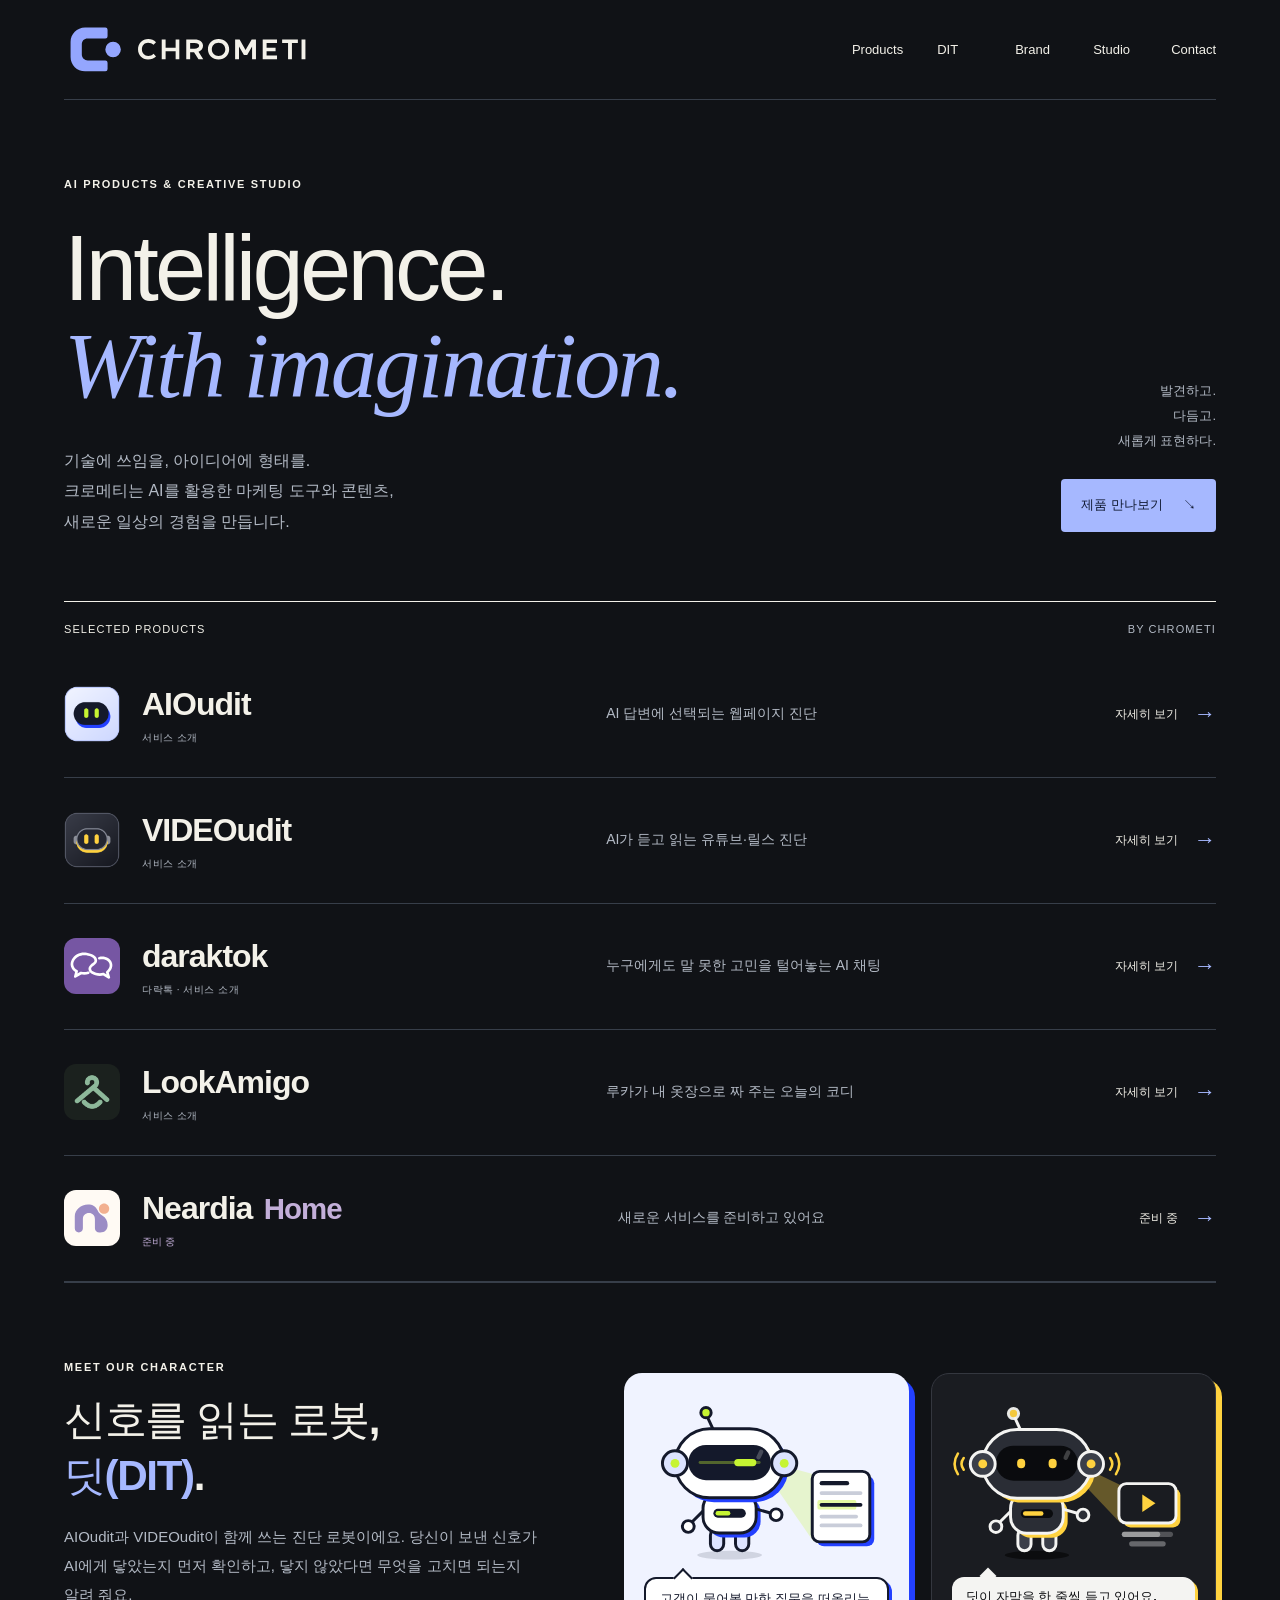
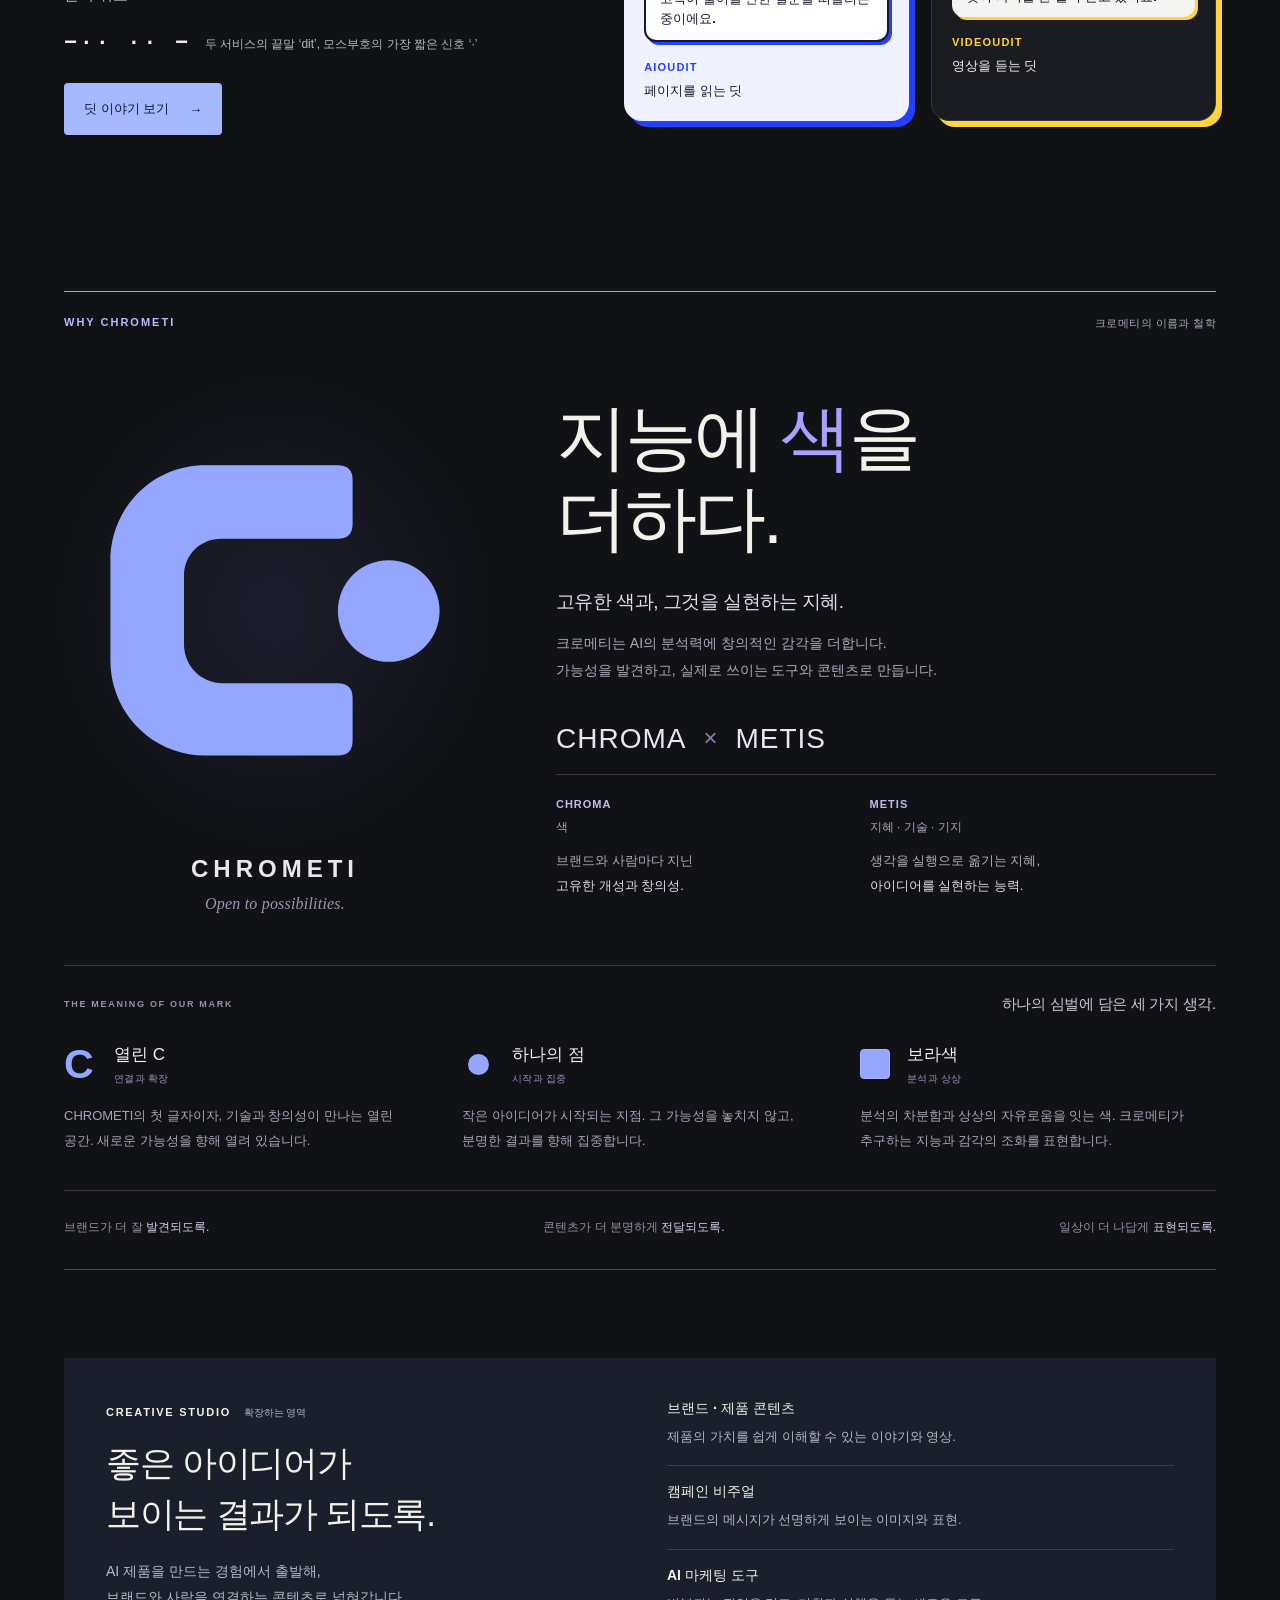
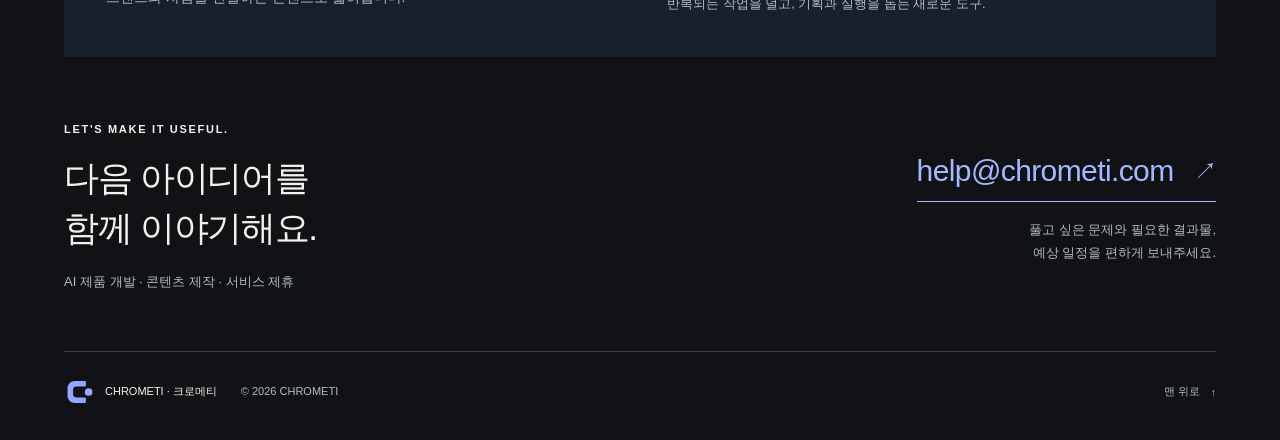
<file: index.html>
<!doctype html>
<html lang="ko">
<head>
  <meta charset="utf-8">
  <meta name="viewport" content="width=device-width, initial-scale=1">
  <meta name="theme-color" content="#101216">
  <meta name="description" content="크로메티는 AI를 활용한 마케팅 도구와 콘텐츠, 새로운 일상의 경험을 만듭니다. AIOudit, VIDEOudit과 두 서비스의 진단 로봇 딧(DIT), 다락톡, LookAmigo와 오픈 준비 중인 Neardia Home을 만나보세요.">
  <meta property="og:type" content="website">
  <meta property="og:locale" content="ko_KR">
  <meta property="og:site_name" content="CHROMETI · 크로메티">
  <meta property="og:title" content="CHROMETI · Intelligence. With imagination.">
  <meta property="og:description" content="기술에 쓰임을, 아이디어에 형태를. AI Products & Creative Studio.">
  <meta property="og:url" content="https://chrometi.com/">
  <meta name="twitter:card" content="summary">
  <title>CHROMETI · 크로메티 — AI Products & Creative Studio</title>
  <link rel="icon" href="./favicon.ico?v=chrometi-1" sizes="16x16 32x32 48x48 64x64">
  <link rel="icon" type="image/png" sizes="32x32" href="./favicon-32x32.png?v=chrometi-1">
  <link rel="icon" type="image/svg+xml" sizes="any" href="./favicon.svg?v=chrometi-1">
  <link rel="apple-touch-icon" sizes="180x180" href="./apple-touch-icon.png?v=chrometi-1">
  <link rel="manifest" href="./site.webmanifest?v=chrometi-1">
  <link rel="stylesheet" href="./styles.css?v=services-2">
  <link rel="stylesheet" href="./brand-story.css?v=1">
  <link rel="stylesheet" href="./dit.css?v=dit-1">
  <script src="./site.js?v=services-1" defer></script>
</head>
<body>
  <a class="skip-link" href="#main">본문으로 이동</a>
  <div class="page" id="top" tabindex="-1">
    <header class="header">
      <a class="wordmark" href="#top" aria-label="크로메티 맨 위로"><img src="./assets/chrometi-logo-on-dark.svg" alt="CHROMETI" width="1213" height="282" fetchpriority="high"></a>
      <nav class="nav" aria-label="주 메뉴">
        <a href="#products">Products</a><a href="#dit">DIT</a><a href="#brand-story">Brand</a><a href="#studio">Studio</a><a href="#contact">Contact</a>
      </nav>
    </header>
    <main id="main" tabindex="-1">
      <section class="hero" aria-labelledby="hero-heading">
        <div class="hero-main">
          <p class="eyebrow">AI Products &amp; Creative Studio</p>
          <h1 id="hero-heading">Intelligence.<br><em>With imagination.</em></h1>
          <p class="lead">기술에 쓰임을, 아이디어에 형태를.<br>크로메티는 AI를 활용한 마케팅 도구와 콘텐츠,<br class="desktop-break"> 새로운 일상의 경험을 만듭니다.</p>
        </div>
        <div class="hero-side">
          <p>발견하고.<br>다듬고.<br>새롭게 표현하다.</p>
          <a href="#products" class="button">제품 만나보기 <span aria-hidden="true">↘</span></a>
        </div>
      </section>

      <section class="products" id="products" aria-labelledby="products-heading" tabindex="-1">
        <div class="section-label"><h2 id="products-heading">Selected products</h2><span>By Chrometi</span></div>
        <a class="product-entry" href="./services/aioaudit.html" aria-label="AIOudit 서비스 소개 보기">
          <img src="./assets/aioaudit.png?v=20261108-dit" alt="" width="56" height="56" class="product-entry-icon">
          <div class="product-entry-name"><h3>AIOudit</h3><span>서비스 소개</span></div>
          <p>AI 답변에 선택되는 웹페이지 진단</p>
          <span class="product-entry-action">자세히 보기 <span aria-hidden="true">→</span></span>
        </a>
        <a class="product-entry" href="./services/videoudit.html" aria-label="VIDEOudit 서비스 소개 보기">
          <img src="./assets/videoudit.png?v=20261108-dit" alt="" width="56" height="56" class="product-entry-icon">
          <div class="product-entry-name"><h3>VIDEOudit</h3><span>서비스 소개</span></div>
          <p>AI가 듣고 읽는 유튜브·릴스 진단</p>
          <span class="product-entry-action">자세히 보기 <span aria-hidden="true">→</span></span>
        </a>
        <a class="product-entry" href="./services/daraktok.html" aria-label="daraktok 다락톡 서비스 소개 보기">
          <img src="./assets/daraktok/favicon.svg" alt="" width="56" height="56" class="product-entry-icon">
          <div class="product-entry-name"><h3>daraktok</h3><span>다락톡 · 서비스 소개</span></div>
          <p>누구에게도 말 못한 고민을 털어놓는 AI 채팅</p>
          <span class="product-entry-action">자세히 보기 <span aria-hidden="true">→</span></span>
        </a>
        <a class="product-entry" href="./services/lookamigo.html" aria-label="LookAmigo 서비스 소개 보기">
          <img src="./assets/lookamigo.png?v=2611" alt="" width="56" height="56" class="product-entry-icon">
          <div class="product-entry-name"><h3>LookAmigo</h3><span>서비스 소개</span></div>
          <p>루카가 내 옷장으로 짜 주는 오늘의 코디</p>
          <span class="product-entry-action">자세히 보기 <span aria-hidden="true">→</span></span>
        </a>
        <a class="product-entry product-entry-neardia" href="./services/neardia.html" aria-label="Neardia · 준비 중">
          <img src="./assets/neardia/brand/vector/neardia-symbol.svg" alt="" width="56" height="56" class="product-entry-icon product-entry-neardia-icon">
          <div class="product-entry-name"><h3>Neardia <span>Home</span></h3><span class="product-coming-soon">준비 중</span></div>
          <p>새로운 서비스를 준비하고 있어요</p>
          <span class="product-entry-action">준비 중 <span aria-hidden="true">→</span></span>
        </a>
      </section>

      <section class="dit-band" id="dit" aria-labelledby="dit-heading" tabindex="-1">
        <div>
          <p class="eyebrow">Meet our character</p>
          <h2 id="dit-heading">신호를 읽는 로봇,<br><em>딧(DIT)</em>.</h2>
          <p class="dit-band-lead">AIOudit과 VIDEOudit이 함께 쓰는 진단 로봇이에요. 당신이 보낸 신호가 AI에게 닿았는지 먼저 확인하고, 닿지 않았다면 무엇을 고치면 되는지 알려 줘요.</p>
          <p class="dit-morse" aria-label="모스부호로 쓴 DIT">−·· ·· − <span>두 서비스의 끝말 ‘dit’, 모스부호의 가장 짧은 신호 ‘·’</span></p>
          <div class="dit-band-actions"><a class="button" href="./services/dit.html">딧 이야기 보기 <span aria-hidden="true">→</span></a></div>
        </div>
        <div class="dit-pair">
          <figure class="dit-card is-aio"><img src="./assets/dit/dit-aio-work.svg" alt="페이지 카드를 비추며 읽는 AIOudit의 딧" width="332" height="226" loading="lazy"><p class="dit-say">고객이 물어볼 만한 질문을 떠올리는 중이에요.</p><figcaption><b>AIOudit</b>페이지를 읽는 딧</figcaption></figure>
          <figure class="dit-card is-video"><img src="./assets/dit/dit-video-work.svg" alt="영상 카드를 비추며 듣는 VIDEOudit의 딧" width="332" height="226" loading="lazy"><p class="dit-say">딧이 자막을 한 줄씩 듣고 있어요.</p><figcaption><b>VIDEOudit</b>영상을 듣는 딧</figcaption></figure>
        </div>
      </section>

      <section class="brand-story" id="brand-story" aria-labelledby="brand-story-heading" tabindex="-1">
        <div class="brand-story-label"><p class="eyebrow">Why Chrometi</p><span>크로메티의 이름과 철학</span></div>
        <div class="brand-story-main">
          <figure class="brand-story-symbol">
            <div class="brand-symbol-field"><img src="./assets/chrometi-symbol.svg" alt="열린 C와 하나의 점으로 이루어진 보라색 CHROMETI 심벌" width="512" height="512" loading="lazy"></div>
            <figcaption><span>CHROMETI</span><small>Open to possibilities.</small></figcaption>
          </figure>
          <div class="brand-story-copy">
            <h2 id="brand-story-heading">지능에 <em>색</em>을<br>더하다.</h2>
            <p class="brand-story-promise">고유한 색과, 그것을 실현하는 지혜.</p>
            <p class="brand-story-intro">크로메티는 AI의 분석력에 창의적인 감각을 더합니다. <br>가능성을 발견하고, 실제로 쓰이는 도구와 콘텐츠로 만듭니다.</p>
            <p class="brand-name-formula" aria-label="크로마와 메티스"><span>CHROMA</span><b aria-hidden="true">×</b><span>METIS</span></p>
            <dl class="brand-name-meanings">
              <div><dt>CHROMA <span>색</span></dt><dd>브랜드와 사람마다 지닌 <br><strong>고유한 개성과 창의성.</strong></dd></div>
              <div><dt>METIS <span>지혜 · 기술 · 기지</span></dt><dd>생각을 실행으로 옮기는 지혜, <br><strong>아이디어를 실현하는 능력.</strong></dd></div>
            </dl>
          </div>
        </div>
        <div class="brand-logo-story">
          <div class="brand-logo-story-heading"><p class="eyebrow">The meaning of our mark</p><h3>하나의 심벌에 담은 세 가지 생각.</h3></div>
          <dl class="brand-symbol-meanings">
            <div><dt><span class="brand-mark-c" aria-hidden="true">C</span><span>열린 C<small>연결과 확장</small></span></dt><dd>CHROMETI의 첫 글자이자, 기술과 창의성이 만나는 열린 공간. 새로운 가능성을 향해 열려 있습니다.</dd></div>
            <div><dt><span class="brand-mark-dot" aria-hidden="true"></span><span>하나의 점<small>시작과 집중</small></span></dt><dd>작은 아이디어가 시작되는 지점. 그 가능성을 놓치지 않고, 분명한 결과를 향해 집중합니다.</dd></div>
            <div><dt><span class="brand-mark-color" aria-hidden="true"></span><span>보라색<small>분석과 상상</small></span></dt><dd>분석의 차분함과 상상의 자유로움을 잇는 색. 크로메티가 추구하는 지능과 감각의 조화를 표현합니다.</dd></div>
          </dl>
        </div>
        <div class="brand-story-purpose"><p>브랜드가 더 잘 <em>발견되도록.</em></p><p>콘텐츠가 더 분명하게 <em>전달되도록.</em></p><p>일상이 더 나답게 <em>표현되도록.</em></p></div>
      </section>

      <section class="studio" id="studio" aria-labelledby="studio-heading" tabindex="-1">
        <div class="studio-intro">
          <p class="eyebrow">Creative Studio <span class="next-label">확장하는 영역</span></p>
          <h2 id="studio-heading">좋은 아이디어가<br>보이는 결과가 되도록.</h2>
          <p>AI 제품을 만드는 경험에서 출발해,<br>브랜드와 사람을 연결하는 콘텐츠로 넓혀갑니다.</p>
        </div>
        <dl class="studio-work">
          <div><dt>브랜드 · 제품 콘텐츠</dt><dd>제품의 가치를 쉽게 이해할 수 있는 이야기와 영상.</dd></div>
          <div><dt>캠페인 비주얼</dt><dd>브랜드의 메시지가 선명하게 보이는 이미지와 표현.</dd></div>
          <div><dt>AI 마케팅 도구</dt><dd>반복되는 작업을 덜고, 기획과 실행을 돕는 새로운 도구.</dd></div>
        </dl>
      </section>

      <section class="contact" id="contact" aria-labelledby="contact-heading" tabindex="-1">
        <div><p class="eyebrow">Let's make it useful.</p><h2 id="contact-heading">다음 아이디어를<br>함께 이야기해요.</h2><p>AI 제품 개발 · 콘텐츠 제작 · 서비스 제휴</p></div>
        <div class="contact-action"><a class="email-link" href="mailto:help@chrometi.com" target="_blank" rel="noopener noreferrer">help@chrometi.com <span aria-hidden="true">↗</span></a><p>풀고 싶은 문제와 필요한 결과물,<br>예상 일정을 편하게 보내주세요.</p></div>
      </section>
    </main>
    <footer class="footer"><div><span class="footer-brand"><img src="./assets/chrometi-symbol.svg" alt="" width="32" height="32">CHROMETI · 크로메티</span><span class="copyright">© 2026 CHROMETI</span></div><a href="#top">맨 위로 <span aria-hidden="true">↑</span></a></footer>
  </div>
</body>
</html>
</file>
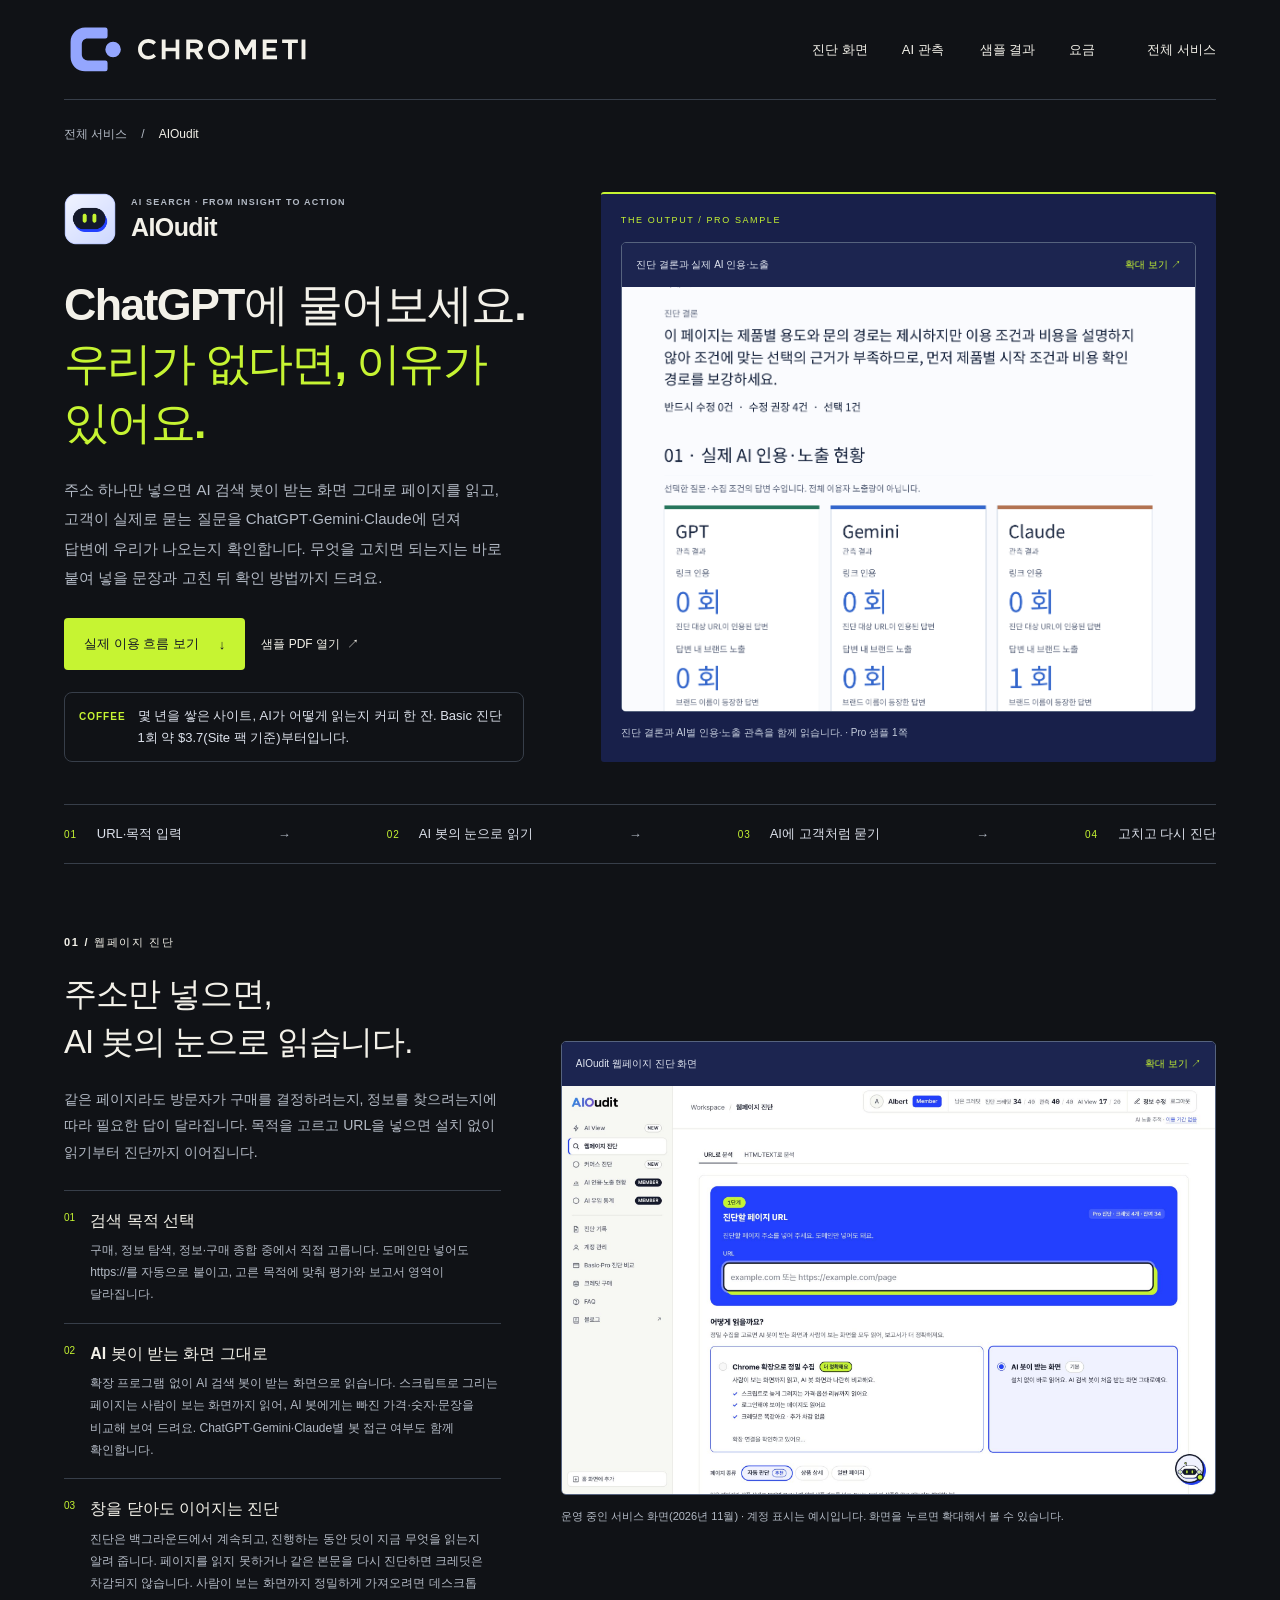
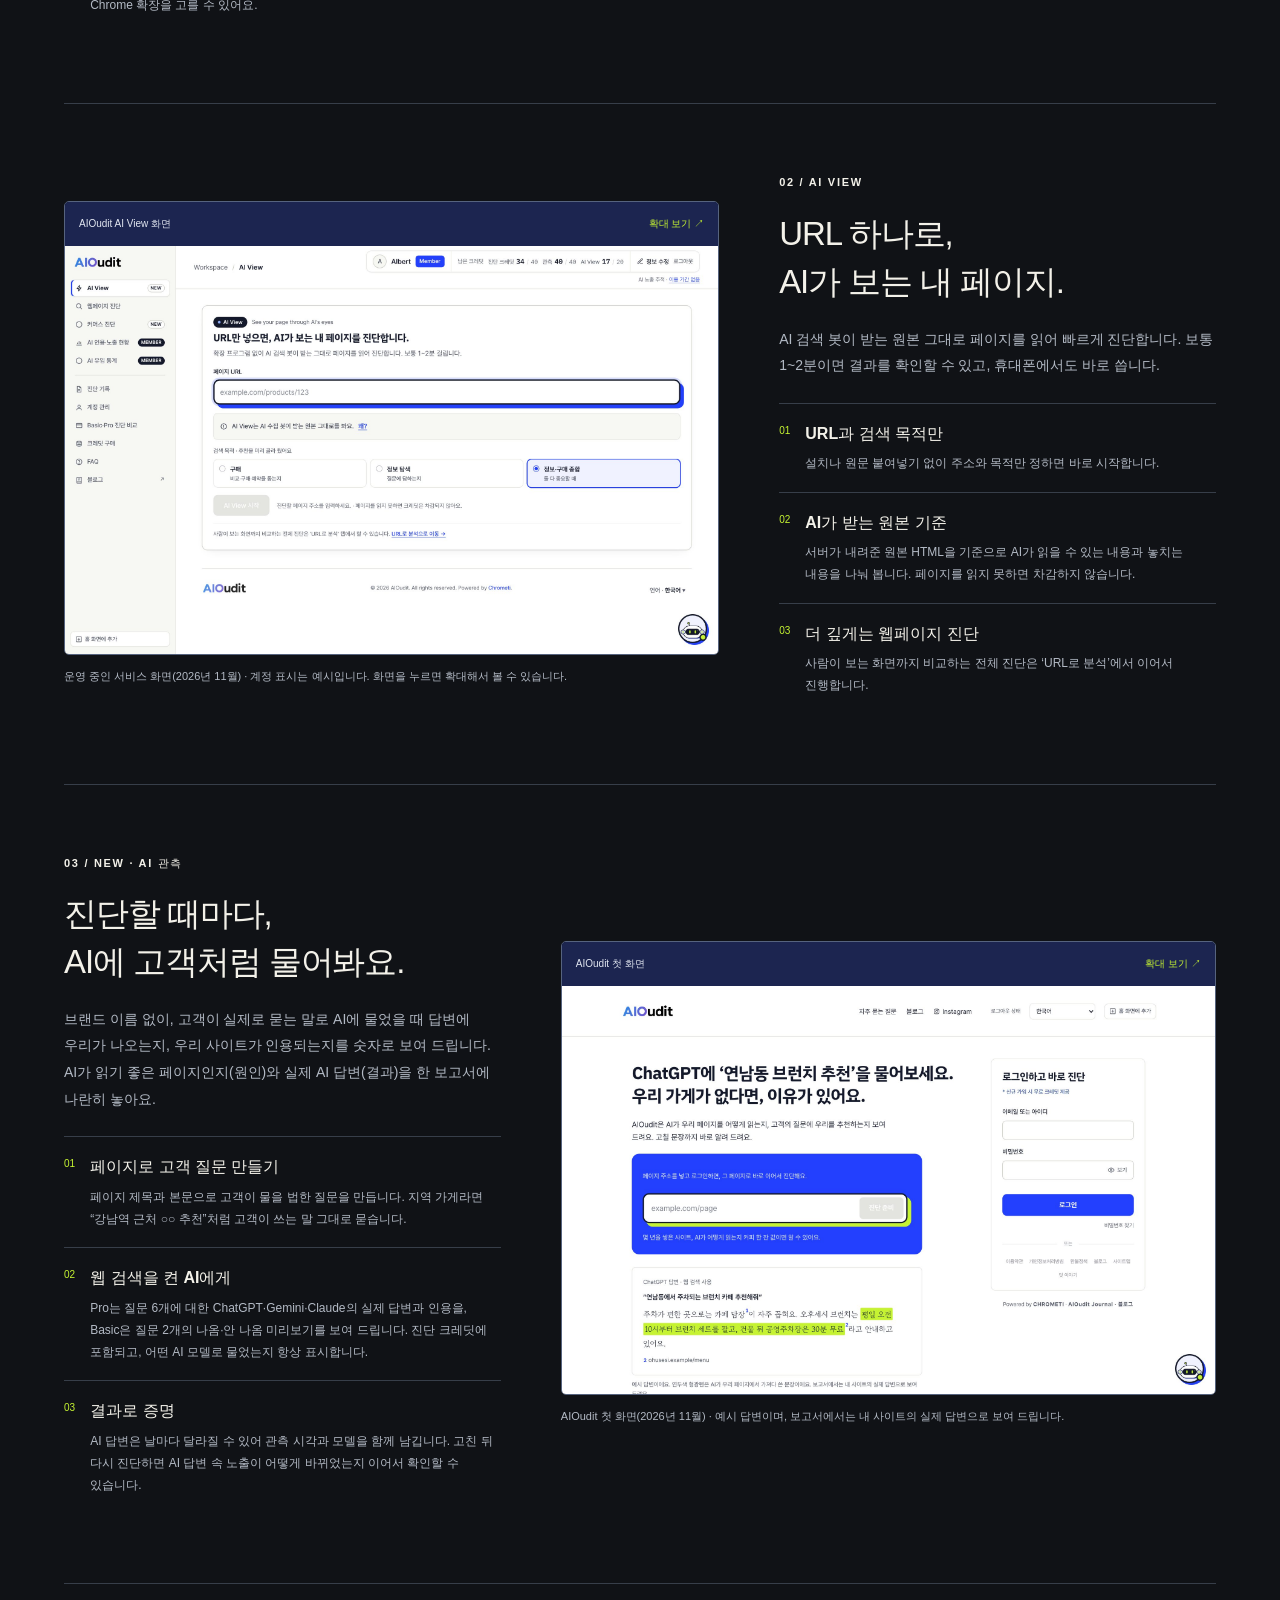
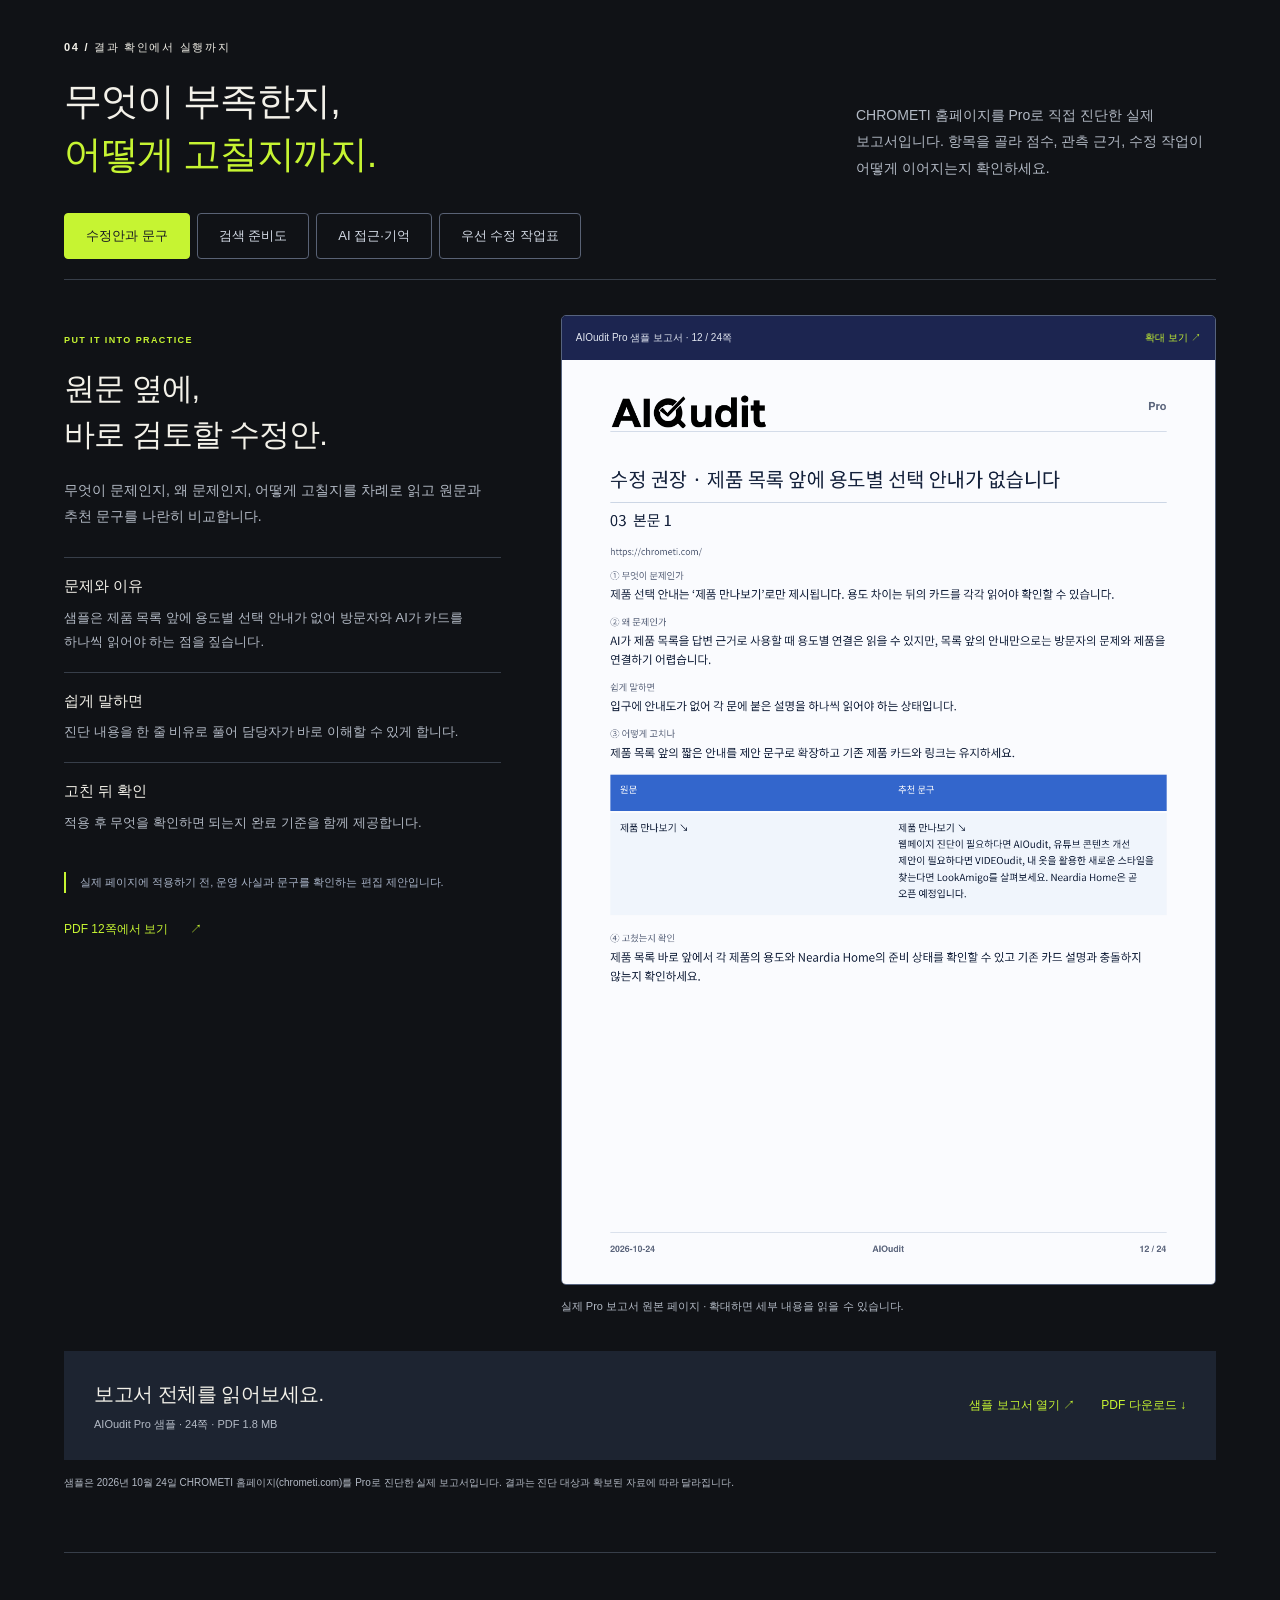
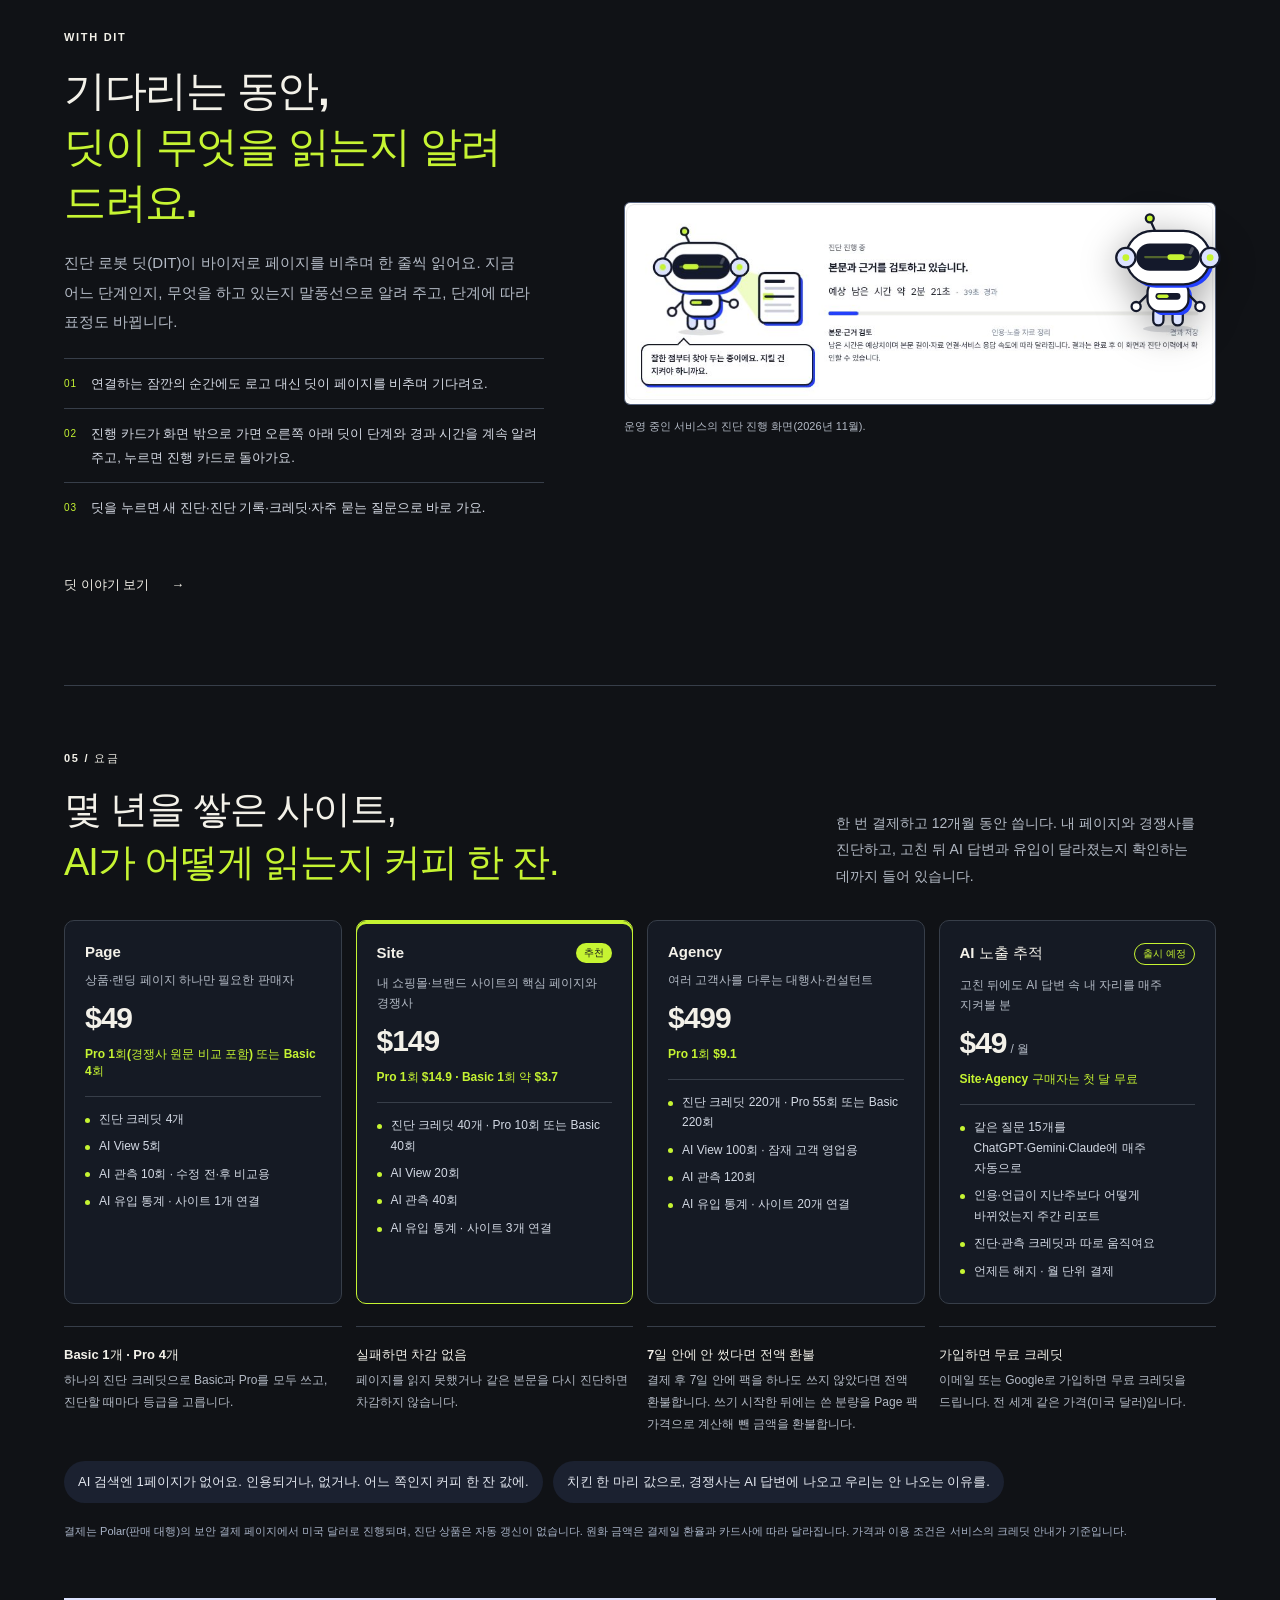
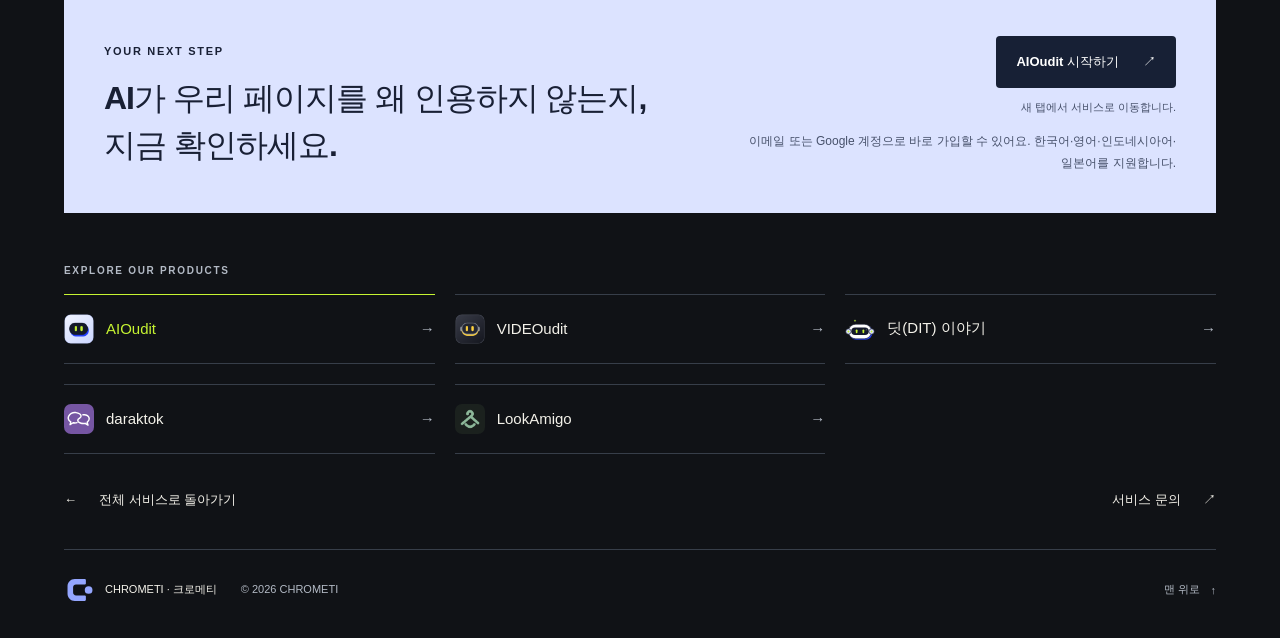
<file: services/aioaudit.html>
<!doctype html>
<html lang="ko">
<head>
  <meta charset="utf-8">
  <meta name="viewport" content="width=device-width, initial-scale=1">
  <meta name="theme-color" content="#101216">
  <title>AIOudit — AI 답변에 선택되는 웹페이지 진단 | CHROMETI</title>
  <meta name="description" content="주소 하나로 AI 검색 봇이 받는 화면 그대로 페이지를 읽고, 고객이 실제로 묻는 질문을 ChatGPT·Gemini·Claude에 던져 답변에 우리가 나오는지 확인합니다. 바로 붙여 넣을 수정 문장까지.">
  <meta property="og:type" content="website">
  <meta property="og:locale" content="ko_KR">
  <meta property="og:site_name" content="CHROMETI · 크로메티">
  <meta property="og:title" content="AIOudit — ChatGPT에 물어보세요. 우리가 없다면, 이유가 있어요.">
  <meta property="og:description" content="AI가 우리 페이지를 어떻게 읽는지, 왜 다른 곳을 인용하는지, 무엇을 고치면 되는지. 몇 년을 쌓은 사이트, 커피 한 잔 값으로.">
  <meta property="og:url" content="https://chrometi.com/services/aioaudit.html">
  <link rel="canonical" href="https://chrometi.com/services/aioaudit.html">
  <meta name="twitter:card" content="summary">
  <link rel="icon" href="../assets/aioaudit-favicon.ico?v=20261108-dit" sizes="any">
  <link rel="icon" type="image/svg+xml" sizes="any" href="../assets/aioaudit-favicon.svg?v=20261108-dit">
  <link rel="apple-touch-icon" sizes="180x180" href="../apple-touch-icon.png?v=chrometi-1">
  <link rel="manifest" href="../site.webmanifest?v=chrometi-1">
  <link rel="stylesheet" href="../styles.css?v=services-2">
  <link rel="stylesheet" href="../service.css?v=reports-1">
  <script src="../site.js?v=services-1" defer></script>
  <script src="../service-preview.js?v=reports-1" defer></script>
  <link rel="stylesheet" href="../report-stories.css?v=reports-2610">
  <link rel="stylesheet" href="../dit.css?v=dit-1">
  <script src="../report-stories.js?v=reports-2610" defer></script>
</head>
<body class="service-page service-aioaudit">
  <a class="skip-link" href="#main">본문으로 이동</a>
  <div class="page" id="top" tabindex="-1">
    <header class="header">
      <a class="wordmark" href="../index.html" aria-label="크로메티 홈으로"><img src="../assets/chrometi-logo-on-dark.svg" alt="CHROMETI" width="1213" height="282"></a>
      <nav class="nav" aria-label="주 메뉴"><a href="#screen">진단 화면</a><a href="#observe">AI 관측</a><a href="#report">샘플 결과</a><a href="#pricing">요금</a><a href="../index.html#products">전체 서비스</a></nav>
    </header>
    <main id="main" tabindex="-1">
      <nav class="breadcrumb" aria-label="현재 위치"><a href="../index.html#products">전체 서비스</a><span aria-hidden="true">/</span><span aria-current="page">AIOudit</span></nav>
<section class="work-hero" aria-labelledby="service-title"><div><div class="service-identity"><img src="../assets/aioaudit.png?v=20261108-dit" alt="" width="52" height="52"><div><p class="eyebrow">AI SEARCH · FROM INSIGHT TO ACTION</p><p class="service-name">AIOudit</p></div></div><h1 id="service-title">ChatGPT에 물어보세요.<br><em>우리가 없다면, 이유가 있어요.</em></h1><p class="service-lead">주소 하나만 넣으면 AI 검색 봇이 받는 화면 그대로 페이지를 읽고, 고객이 실제로 묻는 질문을 ChatGPT·Gemini·Claude에 던져 답변에 우리가 나오는지 확인합니다. 무엇을 고치면 되는지는 바로 붙여 넣을 문장과 고친 뒤 확인 방법까지 드려요.</p><div class="hero-actions"><a href="#screen" class="button">실제 이용 흐름 보기 <span aria-hidden="true">↓</span></a><a class="text-link" href="../assets/reports/aioaudit-pro-sample.pdf" target="_blank" rel="noopener">샘플 PDF 열기 <span aria-hidden="true">↗</span></a></div><p class="price-hook"><b>COFFEE</b><span>몇 년을 쌓은 사이트, AI가 어떻게 읽는지 커피 한 잔. Basic 진단 1회 약 $3.7(Site 팩 기준)부터입니다.</span></p></div><div class="hero-evidence"><p class="evidence-kicker">THE OUTPUT / PRO SAMPLE</p><figure class="evidence-figure report-hero"><a href="../assets/reports/aioaudit-2610-p01.png" data-screen-preview data-preview-title="진단 결론과 실제 AI 인용·노출" aria-label="진단 결론과 실제 AI 인용·노출 확대 보기" target="_blank" rel="noopener"><span class="evidence-toolbar"><span>진단 결론과 실제 AI 인용·노출</span><span>확대 보기 ↗</span></span><span class="evidence-image"><img src="../assets/reports/aioaudit-2610-p01.png" width="1241" height="1754" alt="진단 결론과 AI별 인용·노출 관측을 함께 읽습니다. · Pro 샘플 1쪽" fetchpriority="high"></span></a></figure><p class="evidence-caption">진단 결론과 AI별 인용·노출 관측을 함께 읽습니다. · Pro 샘플 1쪽</p></div></section>
<div class="journey-line" aria-label="서비스 이용 흐름"><span><b>01</b> URL·목적 입력</span><i aria-hidden="true">→</i><span><b>02</b> AI 봇의 눈으로 읽기</span><i aria-hidden="true">→</i><span><b>03</b> AI에 고객처럼 묻기</span><i aria-hidden="true">→</i><span><b>04</b> 고치고 다시 진단</span></div>
<section class="input-story" id="screen" tabindex="-1" aria-labelledby="screen-title"><div class="input-copy"><p class="eyebrow">01 / 웹페이지 진단</p><h2 id="screen-title">주소만 넣으면,<br>AI 봇의 눈으로 읽습니다.</h2><p class="section-intro">같은 페이지라도 방문자가 구매를 결정하려는지, 정보를 찾으려는지에 따라 필요한 답이 달라집니다. 목적을 고르고 URL을 넣으면 설치 없이 읽기부터 진단까지 이어집니다.</p><ol class="input-steps"><li><b>01</b><div><h3>검색 목적 선택</h3><p>구매, 정보 탐색, 정보·구매 종합 중에서 직접 고릅니다. 도메인만 넣어도 https://를 자동으로 붙이고, 고른 목적에 맞춰 평가와 보고서 영역이 달라집니다.</p></div></li><li><b>02</b><div><h3>AI 봇이 받는 화면 그대로</h3><p>확장 프로그램 없이 AI 검색 봇이 받는 화면으로 읽습니다. 스크립트로 그리는 페이지는 사람이 보는 화면까지 읽어, AI 봇에게는 빠진 가격·숫자·문장을 비교해 보여 드려요. ChatGPT·Gemini·Claude별 봇 접근 여부도 함께 확인합니다.</p></div></li><li><b>03</b><div><h3>창을 닫아도 이어지는 진단</h3><p>진단은 백그라운드에서 계속되고, 진행하는 동안 딧이 지금 무엇을 읽는지 알려 줍니다. 페이지를 읽지 못하거나 같은 본문을 다시 진단하면 크레딧은 차감되지 않습니다. 사람이 보는 화면까지 정밀하게 가져오려면 데스크톱 Chrome 확장을 고를 수 있어요.</p></div></li></ol></div><div class="input-evidence"><figure class="evidence-figure dashboard-evidence"><a href="../assets/screens/aioaudit-url-2611.jpg" data-screen-preview data-preview-title="AIOudit 웹페이지 진단 화면" aria-label="AIOudit 웹페이지 진단 화면 확대 보기" target="_blank" rel="noopener"><span class="evidence-toolbar"><span>AIOudit 웹페이지 진단 화면</span><span>확대 보기 ↗</span></span><span class="evidence-image"><img src="../assets/screens/aioaudit-url-2611.jpg" width="2160" height="1350" alt="AIOudit 웹페이지 진단 화면. 진단할 페이지 URL 입력, AI 봇이 받는 화면(기본)과 Chrome 확장 정밀 수집 중 읽는 방법 선택, 페이지 종류 자동 판단." loading="lazy"></span></a></figure><p class="evidence-caption">운영 중인 서비스 화면(2026년 11월) · 계정 표시는 예시입니다. 화면을 누르면 확대해서 볼 수 있습니다.</p></div></section>
<section class="input-story is-reversed" id="ai-view" tabindex="-1" aria-labelledby="ai-view-title"><div class="input-copy"><p class="eyebrow">02 / AI View</p><h2 id="ai-view-title">URL 하나로,<br>AI가 보는 내 페이지.</h2><p class="section-intro">AI 검색 봇이 받는 원본 그대로 페이지를 읽어 빠르게 진단합니다. 보통 1~2분이면 결과를 확인할 수 있고, 휴대폰에서도 바로 씁니다.</p><ol class="input-steps"><li><b>01</b><div><h3>URL과 검색 목적만</h3><p>설치나 원문 붙여넣기 없이 주소와 목적만 정하면 바로 시작합니다.</p></div></li><li><b>02</b><div><h3>AI가 받는 원본 기준</h3><p>서버가 내려준 원본 HTML을 기준으로 AI가 읽을 수 있는 내용과 놓치는 내용을 나눠 봅니다. 페이지를 읽지 못하면 차감하지 않습니다.</p></div></li><li><b>03</b><div><h3>더 깊게는 웹페이지 진단</h3><p>사람이 보는 화면까지 비교하는 전체 진단은 ‘URL로 분석’에서 이어서 진행합니다.</p></div></li></ol></div><div class="input-evidence"><figure class="evidence-figure dashboard-evidence"><a href="../assets/screens/aioaudit-ai-view-2611.jpg" data-screen-preview data-preview-title="AIOudit AI View 화면" aria-label="AIOudit AI View 화면 확대 보기" target="_blank" rel="noopener"><span class="evidence-toolbar"><span>AIOudit AI View 화면</span><span>확대 보기 ↗</span></span><span class="evidence-image"><img src="../assets/screens/aioaudit-ai-view-2611.jpg" width="2160" height="1350" alt="AIOudit AI View 화면. 페이지 URL 입력과 검색 목적(구매·정보 탐색·정보·구매 종합) 선택." loading="lazy"></span></a></figure><p class="evidence-caption">운영 중인 서비스 화면(2026년 11월) · 계정 표시는 예시입니다. 화면을 누르면 확대해서 볼 수 있습니다.</p></div></section>
<section class="input-story" id="observe" tabindex="-1" aria-labelledby="observe-title"><div class="input-copy"><p class="eyebrow">03 / NEW · AI 관측</p><h2 id="observe-title">진단할 때마다,<br>AI에 고객처럼 물어봐요.</h2><p class="section-intro">브랜드 이름 없이, 고객이 실제로 묻는 말로 AI에 물었을 때 답변에 우리가 나오는지, 우리 사이트가 인용되는지를 숫자로 보여 드립니다. AI가 읽기 좋은 페이지인지(원인)와 실제 AI 답변(결과)을 한 보고서에 나란히 놓아요.</p><ol class="input-steps"><li><b>01</b><div><h3>페이지로 고객 질문 만들기</h3><p>페이지 제목과 본문으로 고객이 물을 법한 질문을 만듭니다. 지역 가게라면 “강남역 근처 ○○ 추천”처럼 고객이 쓰는 말 그대로 묻습니다.</p></div></li><li><b>02</b><div><h3>웹 검색을 켠 AI에게</h3><p>Pro는 질문 6개에 대한 ChatGPT·Gemini·Claude의 실제 답변과 인용을, Basic은 질문 2개의 나옴·안 나옴 미리보기를 보여 드립니다. 진단 크레딧에 포함되고, 어떤 AI 모델로 물었는지 항상 표시합니다.</p></div></li><li><b>03</b><div><h3>결과로 증명</h3><p>AI 답변은 날마다 달라질 수 있어 관측 시각과 모델을 함께 남깁니다. 고친 뒤 다시 진단하면 AI 답변 속 노출이 어떻게 바뀌었는지 이어서 확인할 수 있습니다.</p></div></li></ol></div><div class="input-evidence"><figure class="evidence-figure dashboard-evidence"><a href="../assets/screens/aioaudit-landing-2611.jpg" data-screen-preview data-preview-title="AIOudit 첫 화면" aria-label="AIOudit 첫 화면 확대 보기" target="_blank" rel="noopener"><span class="evidence-toolbar"><span>AIOudit 첫 화면</span><span>확대 보기 ↗</span></span><span class="evidence-image"><img src="../assets/screens/aioaudit-landing-2611.jpg" width="2160" height="1350" alt="AIOudit 첫 화면. ‘ChatGPT에 연남동 브런치 추천을 물어보세요. 우리 가게가 없다면, 이유가 있어요.’ 문구와 AI 답변 예시. 연두색 형광펜은 AI가 페이지에서 가져다 쓴 문장입니다." loading="lazy"></span></a></figure><p class="evidence-caption">AIOudit 첫 화면(2026년 11월) · 예시 답변이며, 보고서에서는 내 사이트의 실제 답변으로 보여 드립니다.</p></div></section>
<section class="report-story" id="report" tabindex="-1" aria-labelledby="report-title"><div class="report-section-heading"><div><p class="eyebrow">04 / 결과 확인에서 실행까지</p><h2 id="report-title">무엇이 부족한지,<br><em>어떻게 고칠지까지.</em></h2></div><p class="section-intro">CHROMETI 홈페이지를 Pro로 직접 진단한 실제 보고서입니다. 항목을 골라 점수, 관측 근거, 수정 작업이 어떻게 이어지는지 확인하세요.</p></div><div class="report-tabs" aria-label="샘플 보고서 항목"><button type="button" class="report-tab" data-panel="report-edits" aria-controls="report-edits" aria-pressed="true">수정안과 문구</button><button type="button" class="report-tab" data-panel="report-readiness" aria-controls="report-readiness" aria-pressed="false">검색 준비도</button><button type="button" class="report-tab" data-panel="report-access" aria-controls="report-access" aria-pressed="false">AI 접근·기억</button><button type="button" class="report-tab" data-panel="report-plan" aria-controls="report-plan" aria-pressed="false">우선 수정 작업표</button></div><div class="report-panels"><section id="report-edits" class="report-panel" aria-labelledby="title-report-edits" data-report-panel><div class="report-explanation"><p class="eyebrow">PUT IT INTO PRACTICE</p><h3 id="title-report-edits">원문 옆에,<br>바로 검토할 수정안.</h3><p class="panel-lead">무엇이 문제인지, 왜 문제인지, 어떻게 고칠지를 차례로 읽고 원문과 추천 문구를 나란히 비교합니다.</p><dl><div><dt>문제와 이유</dt><dd>샘플은 제품 목록 앞에 용도별 선택 안내가 없어 방문자와 AI가 카드를 하나씩 읽어야 하는 점을 짚습니다.</dd></div><div><dt>쉽게 말하면</dt><dd>진단 내용을 한 줄 비유로 풀어 담당자가 바로 이해할 수 있게 합니다.</dd></div><div><dt>고친 뒤 확인</dt><dd>적용 후 무엇을 확인하면 되는지 완료 기준을 함께 제공합니다.</dd></div></dl><p class="sample-note">실제 페이지에 적용하기 전, 운영 사실과 문구를 확인하는 편집 제안입니다.</p><a class="text-link" href="../assets/reports/aioaudit-pro-sample.pdf#page=12" target="_blank" rel="noopener">PDF 12쪽에서 보기 <span aria-hidden="true">↗</span></a></div><div class="report-page"><figure class="evidence-figure "><a href="../assets/reports/aioaudit-2610-p12.png" data-screen-preview data-preview-title="AIOudit Pro 샘플 보고서 · 12 / 24쪽" aria-label="AIOudit Pro 샘플 보고서 · 12 / 24쪽 확대 보기" target="_blank" rel="noopener"><span class="evidence-toolbar"><span>AIOudit Pro 샘플 보고서 · 12 / 24쪽</span><span>확대 보기 ↗</span></span><span class="evidence-image"><img src="../assets/reports/aioaudit-2610-p12.png" width="1241" height="1754" alt="AIOudit 샘플 보고서의 수정 권장 항목과 원문·추천 문구 페이지" loading="lazy"></span></a></figure><p class="evidence-caption">실제 Pro 보고서 원본 페이지 · 확대하면 세부 내용을 읽을 수 있습니다.</p></div></section><section id="report-readiness" class="report-panel" aria-labelledby="title-report-readiness" data-report-panel hidden><div class="report-explanation"><p class="eyebrow">READ THE DIAGNOSIS</p><h3 id="title-report-readiness">점수보다 중요한 건,<br>낮은 이유와 다음 행동.</h3><p class="panel-lead">AI 검색 준비도를 답변·상품 정보, 질문·구매 조건 충족, 근거와 신뢰, 사실 일관성, AI 접근성으로 나누어 봅니다.</p><dl><div><dt>영역별로 읽기</dt><dd>샘플은 AI 접근성 90점, 근거와 신뢰 11점처럼 영역마다 보완할 정도가 다르게 나타납니다.</dd></div><div><dt>관측 조건 공개</dt><dd>AI별 질문 유형, 모델, 관측 시점을 함께 표시해 결과의 범위를 분명히 합니다.</dd></div><div><dt>미확인은 0회가 아님</dt><dd>확인하지 못한 결과를 0회로 처리하지 않고 따로 표시합니다.</dd></div></dl><p class="sample-note">준비도 점수는 확보한 자료의 개선 참고치이며, 실제 AI 인용 확률이나 노출량이 아닙니다.</p><a class="text-link" href="../assets/reports/aioaudit-pro-sample.pdf#page=2" target="_blank" rel="noopener">PDF 2쪽에서 보기 <span aria-hidden="true">↗</span></a></div><div class="report-page"><figure class="evidence-figure "><a href="../assets/reports/aioaudit-2610-p02.png" data-screen-preview data-preview-title="AIOudit Pro 샘플 보고서 · 2 / 24쪽" aria-label="AIOudit Pro 샘플 보고서 · 2 / 24쪽 확대 보기" target="_blank" rel="noopener"><span class="evidence-toolbar"><span>AIOudit Pro 샘플 보고서 · 2 / 24쪽</span><span>확대 보기 ↗</span></span><span class="evidence-image"><img src="../assets/reports/aioaudit-2610-p02.png" width="1241" height="1754" alt="AIOudit 샘플 보고서의 질문·관측 조건과 AI 검색 준비도 점수 페이지" loading="lazy"></span></a></figure><p class="evidence-caption">실제 Pro 보고서 원본 페이지 · 확대하면 세부 내용을 읽을 수 있습니다.</p></div></section><section id="report-access" class="report-panel" aria-labelledby="title-report-access" data-report-panel hidden><div class="report-explanation"><p class="eyebrow">CHECK THE ACCESS</p><h3 id="title-report-access">AI가 들어올 수 있는지,<br>기억하는지까지.</h3><p class="panel-lead">본문 진단과 별도로, AI 수집 봇이 실제로 페이지를 받는지와 AI가 브랜드를 알고 있는지 확인합니다.</p><dl><div><dt>AI 봇 실제 응답</dt><dd>AI 검색·사용자 요청 봇에게 실제로 요청해 일반 브라우저와 같은 페이지를 받는지 비교합니다.</dd></div><div><dt>외부 독립 출처</dt><dd>검색이 켜진 AI 답변이 인용한 출처 중 브랜드를 실제로 언급한 곳이 있는지 확인합니다. (Pro)</dd></div><div><dt>검색 없는 AI의 기억</dt><dd>검색 없이 물었을 때 AI가 브랜드를 아는지 확인합니다. 샘플에서는 아직 모른다고 나왔습니다. (Pro)</dd></div></dl><p class="sample-note">공식 IP가 아닌 요청이라 차단은 가능성으로 표시하며, 학습용 봇 차단은 점수에 반영하지 않습니다.</p><a class="text-link" href="../assets/reports/aioaudit-pro-sample.pdf#page=3" target="_blank" rel="noopener">PDF 3쪽에서 보기 <span aria-hidden="true">↗</span></a></div><div class="report-page"><figure class="evidence-figure "><a href="../assets/reports/aioaudit-2610-p03.png" data-screen-preview data-preview-title="AIOudit Pro 샘플 보고서 · 3 / 24쪽" aria-label="AIOudit Pro 샘플 보고서 · 3 / 24쪽 확대 보기" target="_blank" rel="noopener"><span class="evidence-toolbar"><span>AIOudit Pro 샘플 보고서 · 3 / 24쪽</span><span>확대 보기 ↗</span></span><span class="evidence-image"><img src="../assets/reports/aioaudit-2610-p03.png" width="1241" height="1754" alt="AIOudit 샘플 보고서의 AI 수집 봇 응답, 외부 출처 언급, AI 기억 확인 페이지" loading="lazy"></span></a></figure><p class="evidence-caption">실제 Pro 보고서 원본 페이지 · 확대하면 세부 내용을 읽을 수 있습니다.</p></div></section><section id="report-plan" class="report-panel" aria-labelledby="title-report-plan" data-report-panel hidden><div class="report-explanation"><p class="eyebrow">PLAN THE WORK</p><h3 id="title-report-plan">먼저 할 일부터,<br>담당자까지.</h3><p class="panel-lead">수정 항목을 반드시 수정·수정 권장·선택으로 나누고, 작업 부담과 담당자를 함께 정리합니다.</p><dl><div><dt>우선순위</dt><dd>샘플은 반드시 수정 0건, 수정 권장 4건, 선택 1건으로 정리됐습니다.</dd></div><div><dt>작업 부담</dt><dd>비교적 간단, 구조 조정, 자료 확인 필요처럼 손이 얼마나 가는지 함께 봅니다.</dd></div><div><dt>다시 진단할 때</dt><dd>바뀐 문단만 다시 판정해 이전 결과와 이어서 비교할 수 있습니다.</dd></div></dl><p class="sample-note">우선순위와 작업 부담은 편집 제안입니다. 예상 점수 상승이나 AI 노출 증가를 보장하지 않습니다.</p><a class="text-link" href="../assets/reports/aioaudit-pro-sample.pdf#page=9" target="_blank" rel="noopener">PDF 9쪽에서 보기 <span aria-hidden="true">↗</span></a></div><div class="report-page"><figure class="evidence-figure "><a href="../assets/reports/aioaudit-2610-p09.png" data-screen-preview data-preview-title="AIOudit Pro 샘플 보고서 · 9 / 24쪽" aria-label="AIOudit Pro 샘플 보고서 · 9 / 24쪽 확대 보기" target="_blank" rel="noopener"><span class="evidence-toolbar"><span>AIOudit Pro 샘플 보고서 · 9 / 24쪽</span><span>확대 보기 ↗</span></span><span class="evidence-image"><img src="../assets/reports/aioaudit-2610-p09.png" width="1241" height="1754" alt="AIOudit 샘플 보고서의 우선 수정 작업표 페이지" loading="lazy"></span></a></figure><p class="evidence-caption">실제 Pro 보고서 원본 페이지 · 확대하면 세부 내용을 읽을 수 있습니다.</p></div></section></div><div class="sample-download"><div><h3>보고서 전체를 읽어보세요.</h3><p>AIOudit Pro 샘플 · 24쪽 · PDF 1.8 MB</p></div><div><a href="../assets/reports/aioaudit-pro-sample.pdf" target="_blank" rel="noopener" class="text-link">샘플 보고서 열기 ↗</a><a href="../assets/reports/aioaudit-pro-sample.pdf" download="AIOudit-Pro-Sample.pdf" class="text-link">PDF 다운로드 ↓</a></div></div><p class="sample-context">샘플은 2026년 10월 24일 CHROMETI 홈페이지(chrometi.com)를 Pro로 진단한 실제 보고서입니다. 결과는 진단 대상과 확보된 자료에 따라 달라집니다.</p></section>
<section class="dit-band" id="dit" tabindex="-1" aria-labelledby="dit-title"><div><p class="eyebrow">With DIT</p><h2 id="dit-title">기다리는 동안,<br><em>딧이 무엇을 읽는지 알려 드려요.</em></h2><p class="dit-band-lead">진단 로봇 딧(DIT)이 바이저로 페이지를 비추며 한 줄씩 읽어요. 지금 어느 단계인지, 무엇을 하고 있는지 말풍선으로 알려 주고, 단계에 따라 표정도 바뀝니다.</p><ul class="dit-band-points"><li><b>01</b><span>연결하는 잠깐의 순간에도 로고 대신 딧이 페이지를 비추며 기다려요.</span></li><li><b>02</b><span>진행 카드가 화면 밖으로 가면 오른쪽 아래 딧이 단계와 경과 시간을 계속 알려 주고, 누르면 진행 카드로 돌아가요.</span></li><li><b>03</b><span>딧을 누르면 새 진단·진단 기록·크레딧·자주 묻는 질문으로 바로 가요.</span></li></ul><div class="dit-band-actions"><a class="text-link" href="./dit.html">딧 이야기 보기 <span aria-hidden="true">→</span></a></div></div><figure class="dit-shot"><a href="../assets/screens/aioaudit-dit-progress-2611.jpg" data-screen-preview data-preview-title="AIOudit 진단 진행 화면" aria-label="AIOudit 진단 진행 화면 확대 보기" target="_blank" rel="noopener"><img src="../assets/screens/aioaudit-dit-progress-2611.jpg" width="925" height="315" alt="AIOudit 진단 진행 카드. 딧이 페이지를 비추며 ‘잘한 점부터 찾아 두는 중이에요. 지킬 건 지켜야 하니까요.’라고 말하고, 예상 남은 시간과 진행 단계가 보입니다." loading="lazy"></a><img class="dit-shot-mascot" src="../assets/dit/dit-aio-reading.svg" alt="" width="232" height="226"><figcaption>운영 중인 서비스의 진단 진행 화면(2026년 11월).</figcaption></figure></section>
<section class="price-story" id="pricing" tabindex="-1" aria-labelledby="pricing-title"><div class="price-heading"><div><p class="eyebrow">05 / 요금</p><h2 id="pricing-title">몇 년을 쌓은 사이트,<br><em>AI가 어떻게 읽는지 커피 한 잔.</em></h2></div><p class="section-intro">한 번 결제하고 12개월 동안 씁니다. 내 페이지와 경쟁사를 진단하고, 고친 뒤 AI 답변과 유입이 달라졌는지 확인하는 데까지 들어 있습니다.</p></div>
<ol class="price-grid">
<li><p class="price-name">Page</p><p class="price-for">상품·랜딩 페이지 하나만 필요한 판매자</p><p class="price-amount">$49</p><p class="price-unit">Pro 1회(경쟁사 원문 비교 포함) 또는 Basic 4회</p><ul><li>진단 크레딧 4개</li><li>AI View 5회</li><li>AI 관측 10회 · 수정 전·후 비교용</li><li>AI 유입 통계 · 사이트 1개 연결</li></ul></li>
<li class="is-pick"><p class="price-name">Site <em>추천</em></p><p class="price-for">내 쇼핑몰·브랜드 사이트의 핵심 페이지와 경쟁사</p><p class="price-amount">$149</p><p class="price-unit">Pro 1회 $14.9 · Basic 1회 약 $3.7</p><ul><li>진단 크레딧 40개 · Pro 10회 또는 Basic 40회</li><li>AI View 20회</li><li>AI 관측 40회</li><li>AI 유입 통계 · 사이트 3개 연결</li></ul></li>
<li><p class="price-name">Agency</p><p class="price-for">여러 고객사를 다루는 대행사·컨설턴트</p><p class="price-amount">$499</p><p class="price-unit">Pro 1회 $9.1</p><ul><li>진단 크레딧 220개 · Pro 55회 또는 Basic 220회</li><li>AI View 100회 · 잠재 고객 영업용</li><li>AI 관측 120회</li><li>AI 유입 통계 · 사이트 20개 연결</li></ul></li>
<li><p class="price-name">AI 노출 추적 <em class="is-soon">출시 예정</em></p><p class="price-for">고친 뒤에도 AI 답변 속 내 자리를 매주 지켜볼 분</p><p class="price-amount">$49<small>/ 월</small></p><p class="price-unit">Site·Agency 구매자는 첫 달 무료</p><ul><li>같은 질문 15개를 ChatGPT·Gemini·Claude에 매주 자동으로</li><li>인용·언급이 지난주보다 어떻게 바뀌었는지 주간 리포트</li><li>진단·관측 크레딧과 따로 움직여요</li><li>언제든 해지 · 월 단위 결제</li></ul></li>
</ol>
<ul class="price-rules"><li><b>Basic 1개 · Pro 4개</b>하나의 진단 크레딧으로 Basic과 Pro를 모두 쓰고, 진단할 때마다 등급을 고릅니다.</li><li><b>실패하면 차감 없음</b>페이지를 읽지 못했거나 같은 본문을 다시 진단하면 차감하지 않습니다.</li><li><b>7일 안에 안 썼다면 전액 환불</b>결제 후 7일 안에 팩을 하나도 쓰지 않았다면 전액 환불합니다. 쓰기 시작한 뒤에는 쓴 분량을 Page 팩 가격으로 계산해 뺀 금액을 환불합니다.</li><li><b>가입하면 무료 크레딧</b>이메일 또는 Google로 가입하면 무료 크레딧을 드립니다. 전 세계 같은 가격(미국 달러)입니다.</li></ul>
<div class="price-lines"><p>AI 검색엔 1페이지가 없어요. 인용되거나, 없거나. 어느 쪽인지 커피 한 잔 값에.</p><p>치킨 한 마리 값으로, 경쟁사는 AI 답변에 나오고 우리는 안 나오는 이유를.</p></div>
<p class="price-note">결제는 Polar(판매 대행)의 보안 결제 페이지에서 미국 달러로 진행되며, 진단 상품은 자동 갱신이 없습니다. 원화 금액은 결제일 환율과 카드사에 따라 달라집니다. 가격과 이용 조건은 서비스의 크레딧 안내가 기준입니다.</p></section>
<section class="service-cta" aria-labelledby="cta-title"><div><p class="eyebrow">Your next step</p><h2 id="cta-title">AI가 우리 페이지를 왜 인용하지 않는지,<br>지금 확인하세요.</h2></div><div class="service-cta-action"><a class="button service-launch" href="https://aioudit.com" target="_blank" rel="noopener noreferrer" aria-label="AIOudit 서비스 새 탭에서 열기">AIOudit 시작하기 <span aria-hidden="true">↗</span></a><p class="new-tab-note">새 탭에서 서비스로 이동합니다.</p><p class="access-note">이메일 또는 Google 계정으로 바로 가입할 수 있어요. 한국어·영어·인도네시아어·일본어를 지원합니다.</p></div></section>
<nav class="service-switch" aria-label="서비스 소개 둘러보기"><p class="eyebrow">Explore our products</p><div><a href="./aioaudit.html" aria-current="page"><img src="../assets/aioaudit.png?v=20261108-dit" width="30" height="30" alt=""><span>AIOudit</span><span aria-hidden="true">→</span></a><a href="./videoudit.html"><img src="../assets/videoudit.png?v=20261108-dit" width="30" height="30" alt=""><span>VIDEOudit</span><span aria-hidden="true">→</span></a><a href="./dit.html"><img src="../assets/dit/dit-aio-head.svg" width="30" height="30" alt=""><span>딧(DIT) 이야기</span><span aria-hidden="true">→</span></a><a href="./daraktok.html"><img src="../assets/daraktok/favicon.svg" width="30" height="30" alt=""><span>daraktok</span><span aria-hidden="true">→</span></a><a href="./lookamigo.html"><img src="../assets/lookamigo.png" width="30" height="30" alt=""><span>LookAmigo</span><span aria-hidden="true">→</span></a></div></nav>
      <div class="service-bottom"><a class="text-link" href="../index.html#products"><span aria-hidden="true">←</span> 전체 서비스로 돌아가기</a><a class="text-link" href="mailto:help@chrometi.com" target="_blank" rel="noopener noreferrer">서비스 문의 <span aria-hidden="true">↗</span></a></div>
    </main>
    <footer class="footer"><div><span class="footer-brand"><img src="../assets/chrometi-symbol.svg" alt="" width="32" height="32">CHROMETI · 크로메티</span><span class="copyright">© 2026 CHROMETI</span></div><a href="#top">맨 위로 <span aria-hidden="true">↑</span></a></footer>
  </div>
<dialog class="screen-dialog" aria-labelledby="preview-title" aria-describedby="preview-description"><div class="dialog-toolbar"><div><h2 id="preview-title">서비스 화면 미리보기</h2><p id="preview-description">진단 화면·샘플 보고서 · 확대 후 가로·세로로 이동하며 살펴보세요.</p></div><div class="dialog-actions"><button type="button" class="zoom-toggle" aria-pressed="false">원본 크기로 확대</button><button type="button" class="dialog-close" autofocus aria-label="미리보기 닫기">닫기 <span aria-hidden="true">×</span></button></div></div><div class="dialog-image-area" tabindex="0" role="region" aria-label="서비스 화면 이미지"><img class="dialog-image" alt=""></div></dialog>
</body>
</html>
</file>
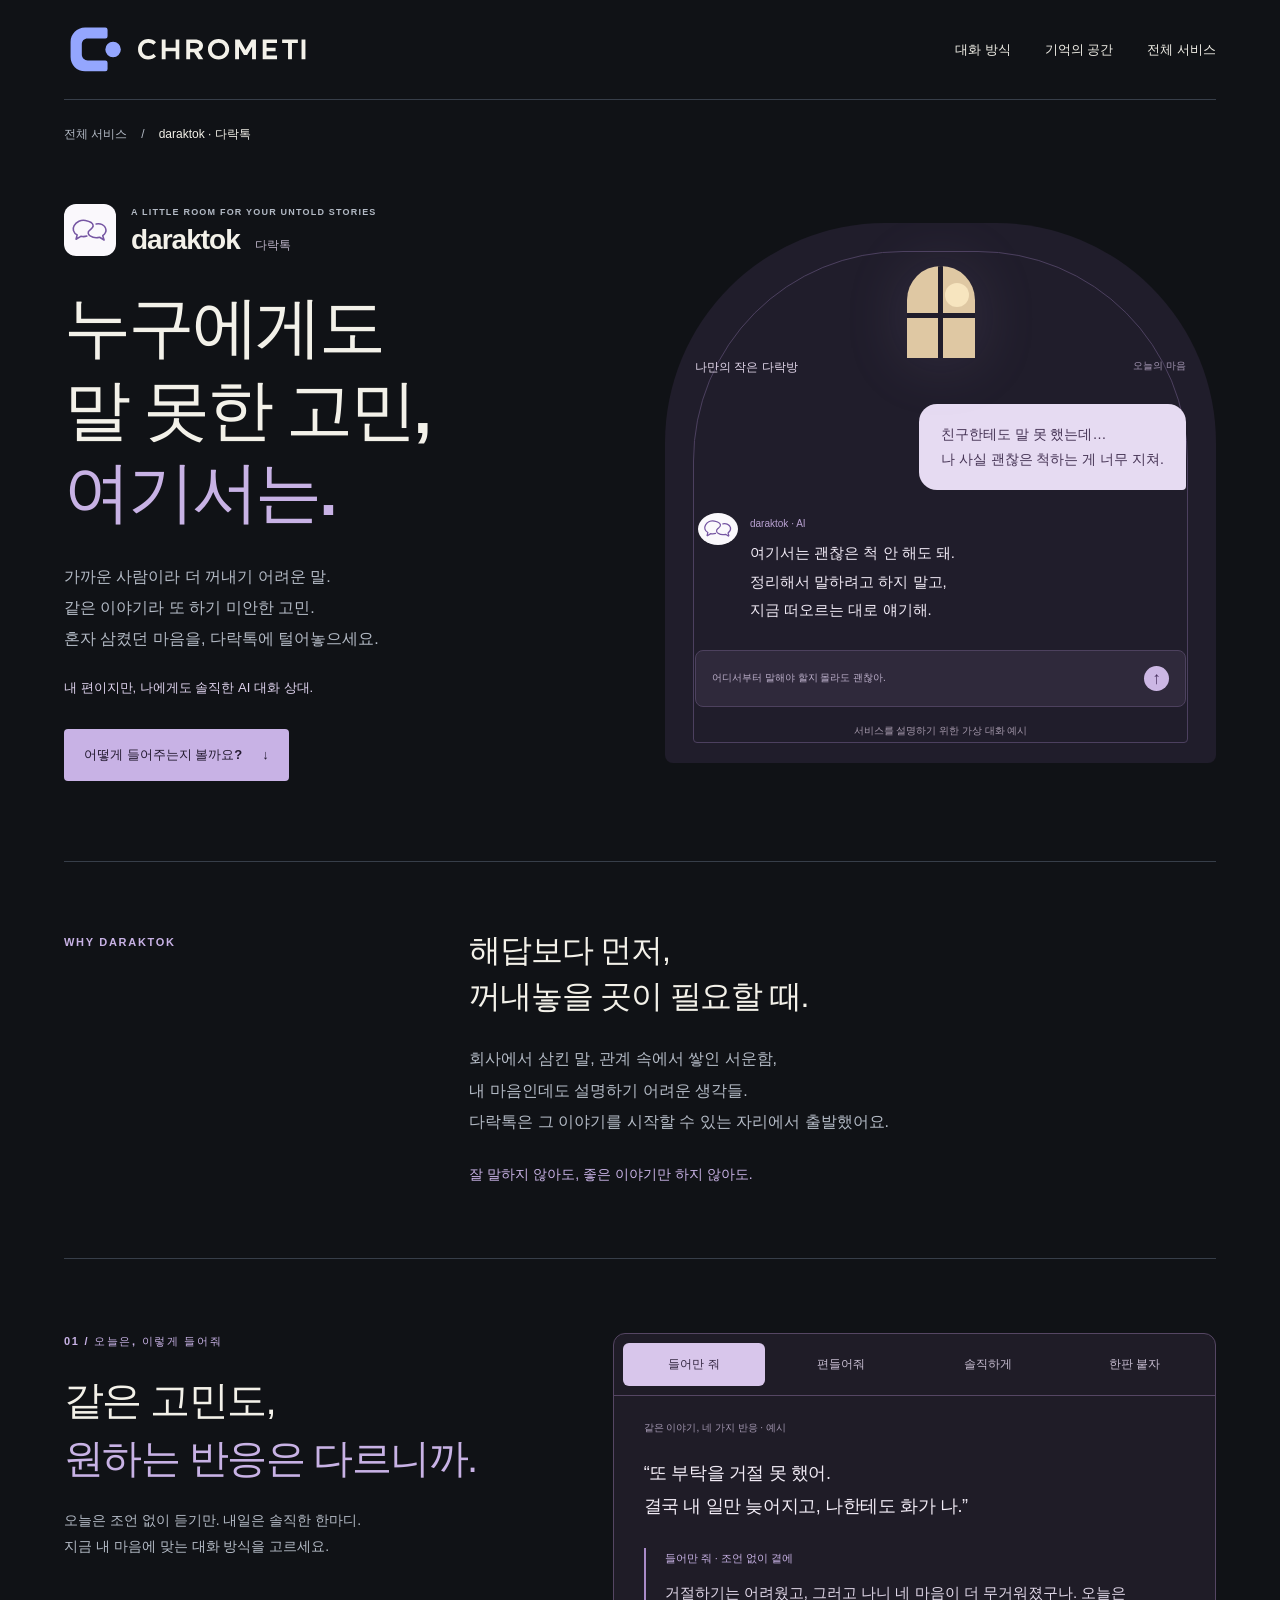
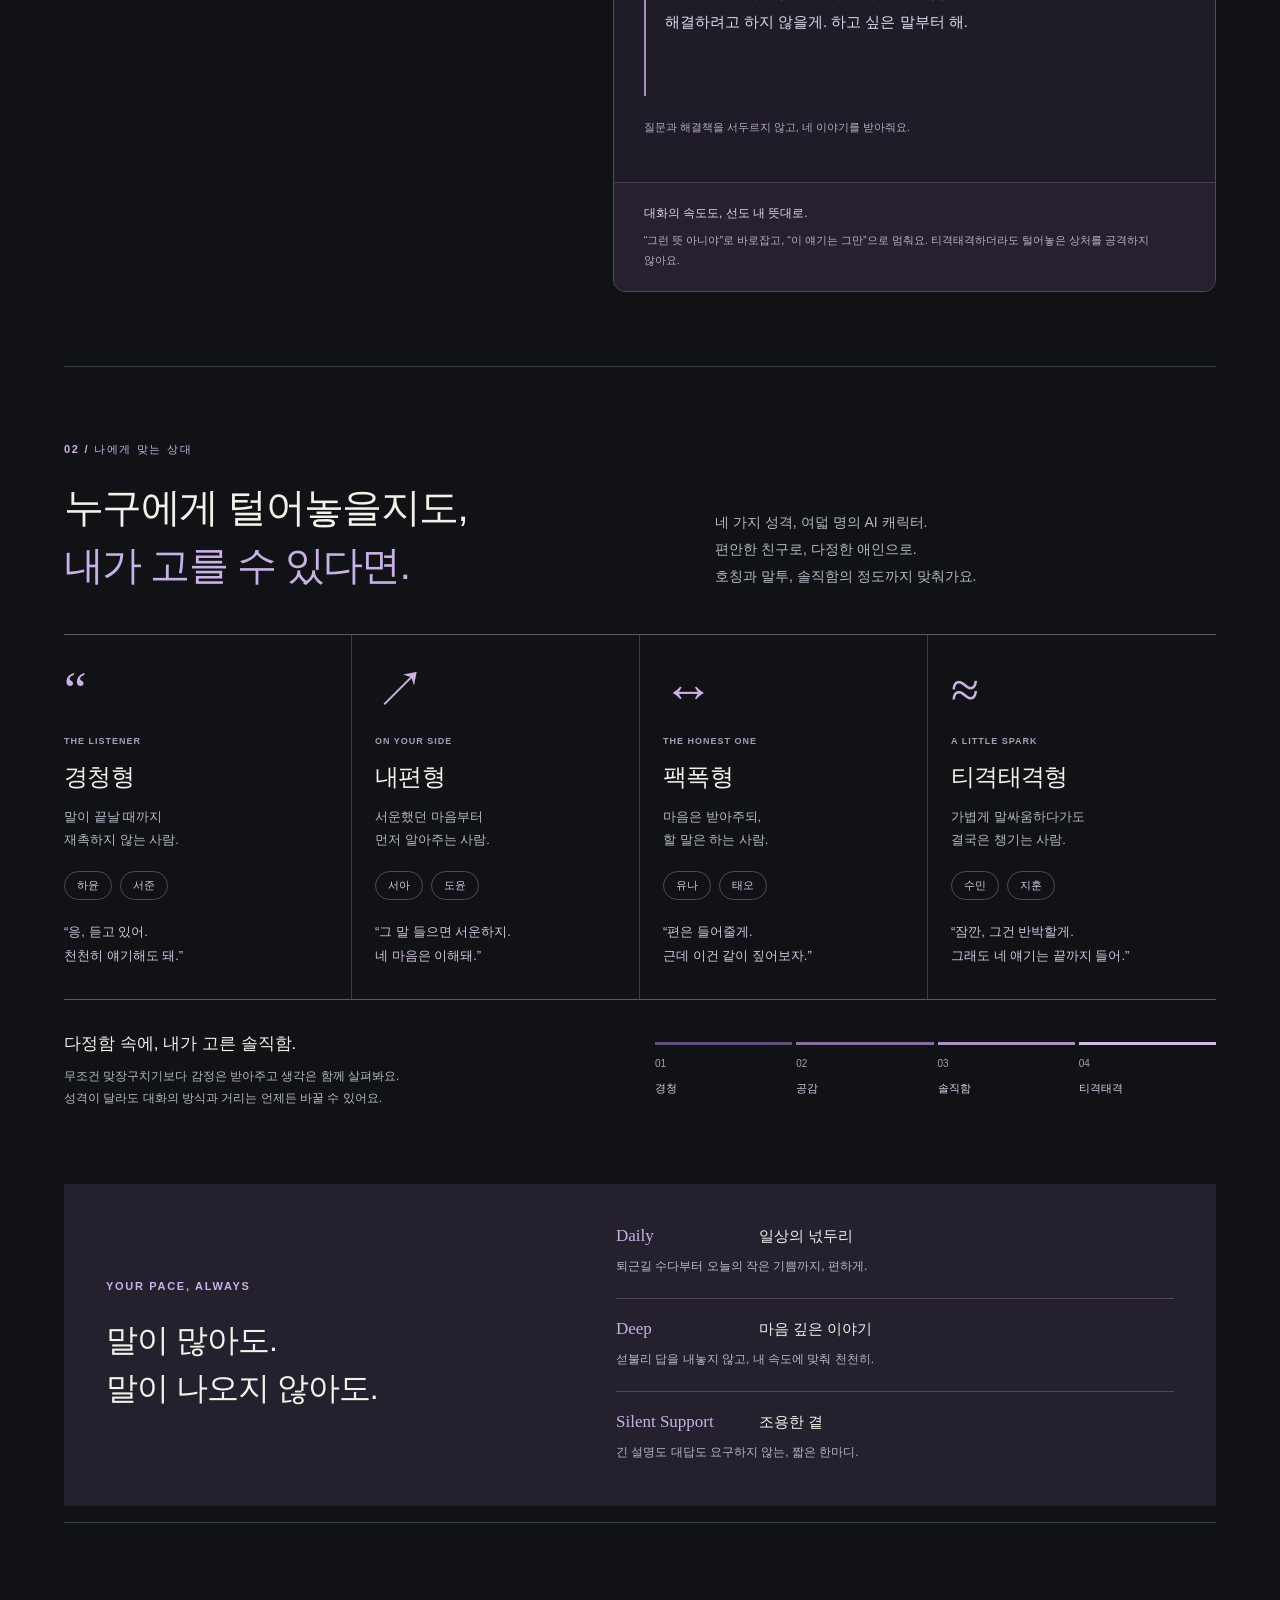
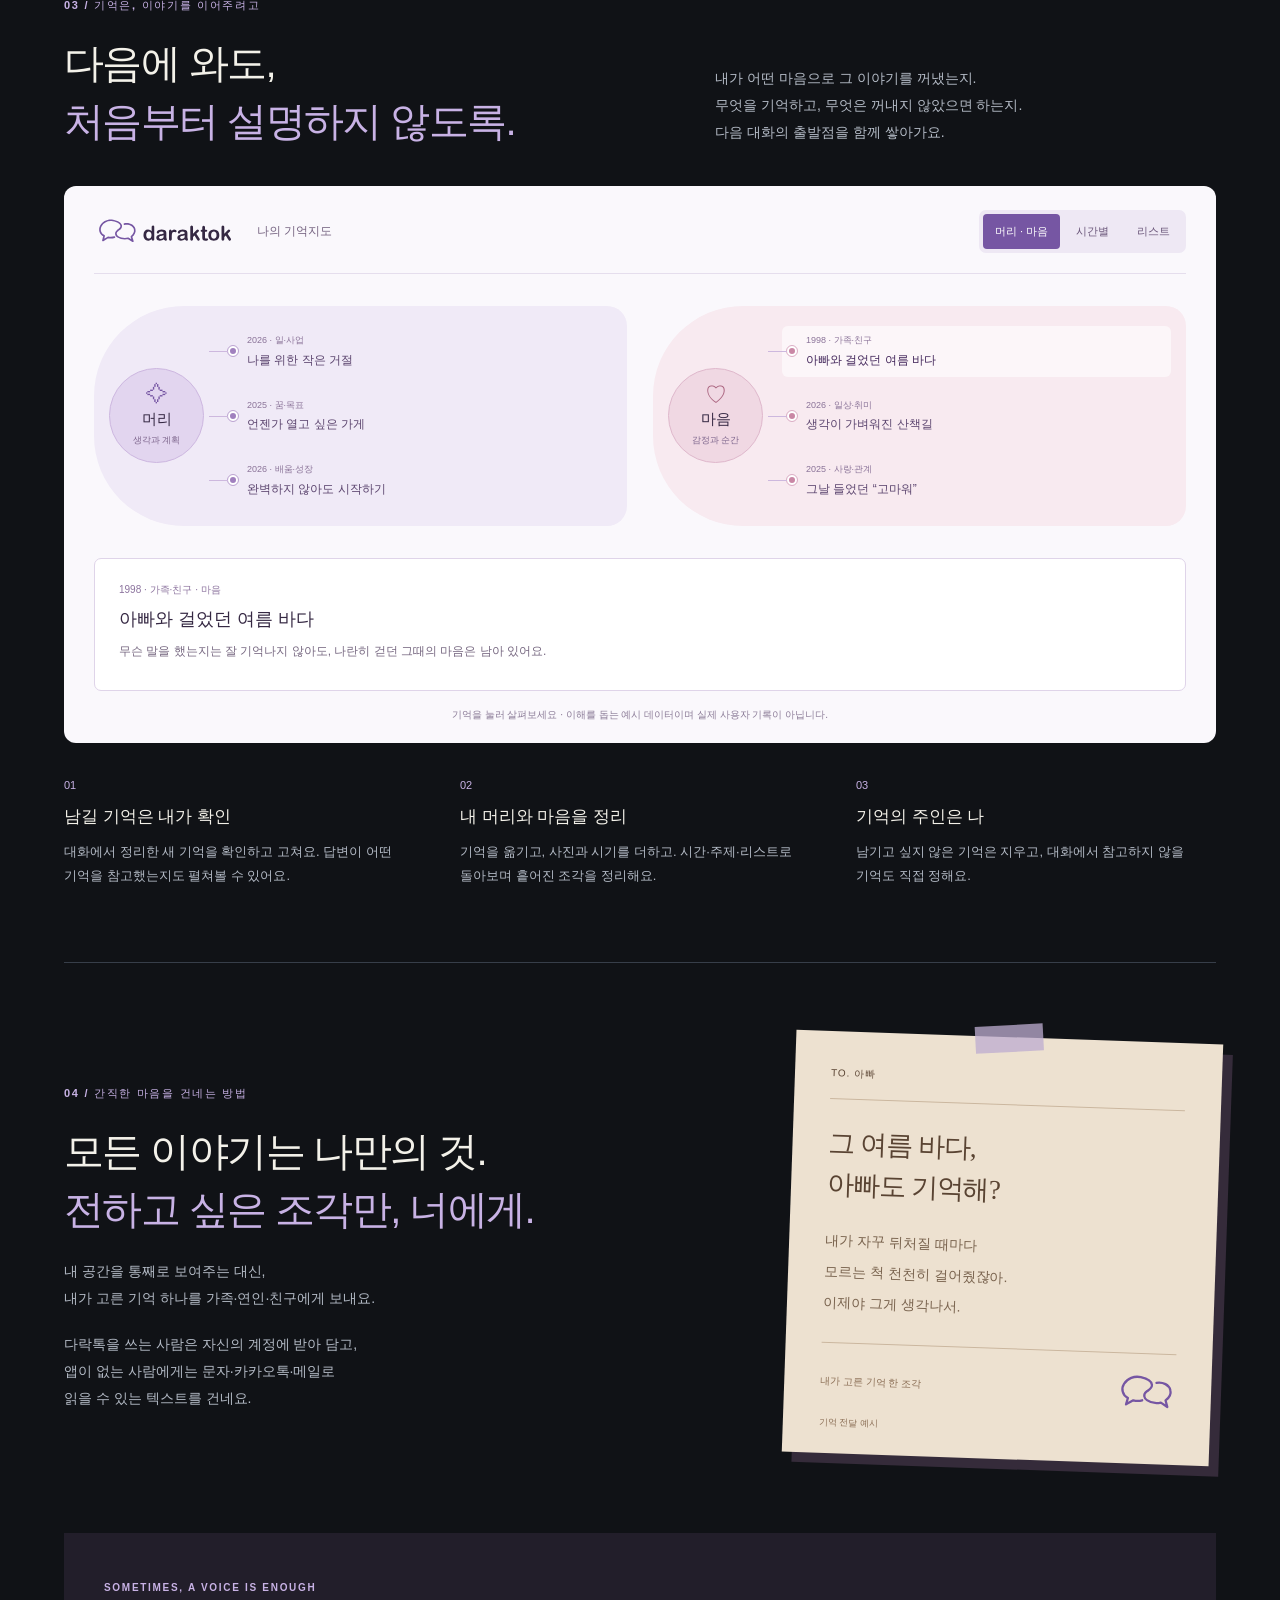
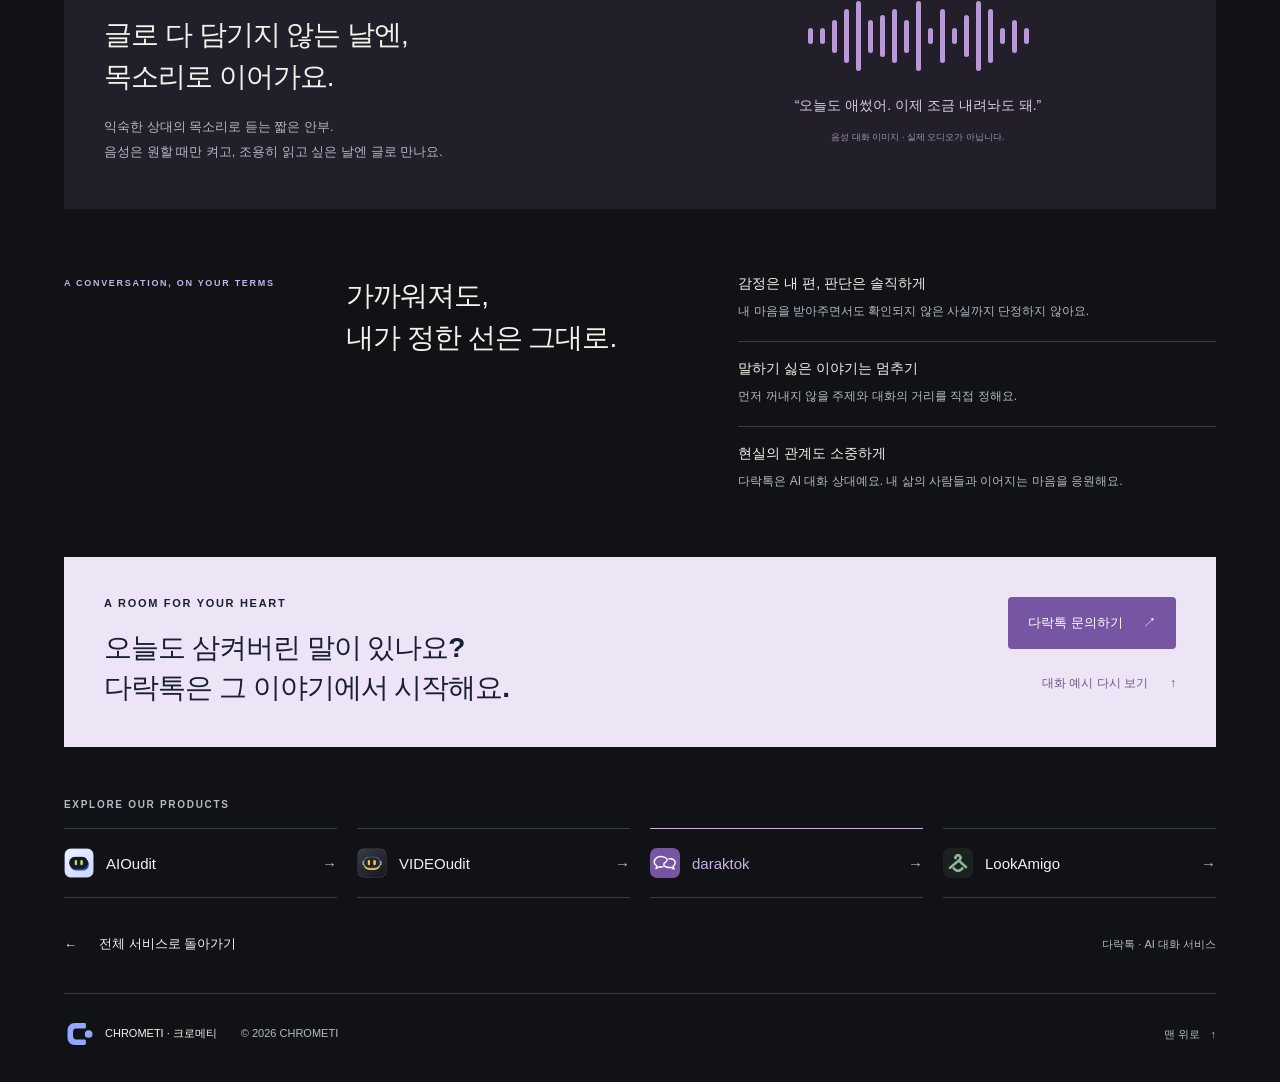
<file: services/daraktok.html>
<!doctype html>
<html lang="ko">
<head>
  <meta charset="utf-8">
  <meta name="viewport" content="width=device-width, initial-scale=1">
  <meta name="theme-color" content="#101216">
  <title>daraktok · 다락톡 — 누구에게도 말 못한 고민, 여기서는 | CHROMETI</title>
  <meta name="description" content="누구에게도 말 못한 나만의 고민을 털어놓는 AI 채팅, 다락톡. 들어만 줘, 편들어줘, 솔직하게, 한판 붙자. 나에게 맞는 상대와 방식으로 이야기하고, 다음에도 처음부터 설명하지 않아도 되는 대화를 만나보세요.">
  <meta property="og:type" content="website">
  <meta property="og:locale" content="ko_KR">
  <meta property="og:site_name" content="CHROMETI · 크로메티">
  <meta property="og:title" content="daraktok — 누구에게도 말 못한 고민, 여기서는">
  <meta property="og:description" content="내 편이지만, 나에게도 솔직한 AI 대화 상대. 말하지 못한 마음을 내려놓는 나만의 다락방.">
  <meta property="og:url" content="https://chrometi.com/services/daraktok.html">
  <meta name="twitter:card" content="summary">
  <link rel="canonical" href="https://chrometi.com/services/daraktok.html">
  <link rel="icon" type="image/svg+xml" href="../assets/daraktok/favicon.svg">
  <link rel="stylesheet" href="../styles.css?v=services-2">
  <link rel="stylesheet" href="../service.css?v=lookamigo-2611">
  <link rel="stylesheet" href="../daraktok-story.css?v=1">
  <script src="../site.js?v=services-1" defer></script>
  <script src="../daraktok-story.js?v=1" defer></script>
</head>
<body class="service-page service-daraktok">
  <a class="skip-link" href="#main">본문으로 이동</a>
  <div class="page" id="top" tabindex="-1">
    <header class="header">
      <a class="wordmark" href="../index.html" aria-label="크로메티 홈으로"><img src="../assets/chrometi-logo-on-dark.svg" alt="CHROMETI" width="1213" height="282"></a>
      <nav class="nav" aria-label="주 메뉴"><a href="#conversation">대화 방식</a><a href="#memory">기억의 공간</a><a href="../index.html#products">전체 서비스</a></nav>
    </header>
    <main id="main" tabindex="-1">
      <nav class="breadcrumb" aria-label="현재 위치"><a href="../index.html#products">전체 서비스</a><span aria-hidden="true">/</span><span aria-current="page">daraktok · 다락톡</span></nav>

      <section class="dt-hero" aria-labelledby="service-title">
        <div class="dt-hero-copy">
          <div class="service-identity"><img src="../assets/daraktok/symbol.svg" alt="" width="52" height="52"><div><p class="eyebrow">A little room for your untold stories</p><p class="service-name">daraktok <span>다락톡</span></p></div></div>
          <h1 id="service-title">누구에게도<br>말 못한 고민,<br><em>여기서는.</em></h1>
          <p class="service-lead">가까운 사람이라 더 꺼내기 어려운 말.<br>같은 이야기라 또 하기 미안한 고민.<br>혼자 삼켰던 마음을, 다락톡에 털어놓으세요.</p>
          <p class="dt-hero-promise">내 편이지만, 나에게도 솔직한 AI 대화 상대.</p>
          <a class="button" href="#conversation">어떻게 들어주는지 볼까요? <span aria-hidden="true">↓</span></a>
        </div>
        <div class="dt-room" aria-label="다락톡 대화 예시">
          <div class="dt-room-roof" aria-hidden="true"></div>
          <div class="dt-window" aria-hidden="true"><span></span></div>
          <p class="dt-room-label">나만의 작은 다락방 <span>오늘의 마음</span></p>
          <div class="dt-room-chat">
            <p class="dt-chat-user">친구한테도 말 못 했는데…<br>나 사실 괜찮은 척하는 게 너무 지쳐.</p>
            <div class="dt-chat-friend"><img src="../assets/daraktok/symbol.svg" alt="" width="40" height="32"><div><span>daraktok · AI</span><p>여기서는 괜찮은 척 안 해도 돼.<br>정리해서 말하려고 하지 말고,<br>지금 떠오르는 대로 얘기해.</p></div></div>
            <div class="dt-composer" aria-hidden="true"><span>어디서부터 말해야 할지 몰라도 괜찮아.</span><b>↑</b></div>
          </div>
          <p class="dt-example">서비스를 설명하기 위한 가상 대화 예시</p>
        </div>
      </section>

      <section class="dt-origin" aria-labelledby="origin-title">
        <p class="eyebrow">Why daraktok</p>
        <div><h2 id="origin-title">해답보다 먼저,<br>꺼내놓을 곳이 필요할 때.</h2><p>회사에서 삼킨 말, 관계 속에서 쌓인 서운함,<br class="desktop-break"> 내 마음인데도 설명하기 어려운 생각들.<br>다락톡은 그 이야기를 시작할 수 있는 자리에서 출발했어요.</p><p class="dt-origin-end">잘 말하지 않아도, 좋은 이야기만 하지 않아도.</p></div>
      </section>

      <section class="dt-section dt-conversation" id="conversation" tabindex="-1" aria-labelledby="conversation-title">
        <div class="dt-section-heading"><p class="eyebrow">01 / 오늘은, 이렇게 들어줘</p><h2 id="conversation-title">같은 고민도,<br><em>원하는 반응은 다르니까.</em></h2><p>오늘은 조언 없이 듣기만. 내일은 솔직한 한마디.<br>지금 내 마음에 맞는 대화 방식을 고르세요.</p></div>
        <div class="dt-demo">
          <div class="dt-style-buttons" role="group" aria-label="대화 방식 예시 선택">
            <button type="button" data-style="listen" aria-pressed="true">들어만 줘</button><button type="button" data-style="side" aria-pressed="false">편들어줘</button><button type="button" data-style="honest" aria-pressed="false">솔직하게</button><button type="button" data-style="spar" aria-pressed="false">한판 붙자</button>
          </div>
          <div class="dt-demo-body"><p class="dt-demo-context">같은 이야기, 네 가지 반응 · 예시</p><p class="dt-demo-question">“또 부탁을 거절 못 했어.<br>결국 내 일만 늦어지고, 나한테도 화가 나.”</p><div class="dt-demo-reply" aria-live="polite" aria-atomic="true"><span id="dt-reply-label">들어만 줘 · 조언 없이 곁에</span><p id="dt-reply">거절하기는 어려웠고, 그러고 나니 네 마음이 더 무거워졌구나. 오늘은 해결하려고 하지 않을게. 하고 싶은 말부터 해.</p></div><p class="dt-demo-note" id="dt-style-note">질문과 해결책을 서두르지 않고, 네 이야기를 받아줘요.</p></div>
          <div class="dt-boundary"><span>대화의 속도도, 선도 내 뜻대로.</span><p>“그런 뜻 아니야”로 바로잡고, “이 얘기는 그만”으로 멈춰요. 티격태격하더라도 털어놓은 상처를 공격하지 않아요.</p></div>
        </div>
      </section>

      <section class="dt-section" id="companion" tabindex="-1" aria-labelledby="companion-title">
        <div class="dt-section-heading dt-heading-wide"><div><p class="eyebrow">02 / 나에게 맞는 상대</p><h2 id="companion-title">누구에게 털어놓을지도,<br><em>내가 고를 수 있다면.</em></h2></div><p>네 가지 성격, 여덟 명의 AI 캐릭터.<br>편안한 친구로, 다정한 애인으로.<br>호칭과 말투, 솔직함의 정도까지 맞춰가요.</p></div>
        <div class="dt-personalities">
          <article><span class="dt-persona-symbol" aria-hidden="true">“</span><p class="eyebrow">THE LISTENER</p><h3>경청형</h3><p>말이 끝날 때까지<br>재촉하지 않는 사람.</p><div class="dt-persona-names"><span>하윤</span><span>서준</span></div><blockquote>“응, 듣고 있어.<br>천천히 얘기해도 돼.”</blockquote></article>
          <article><span class="dt-persona-symbol" aria-hidden="true">↗</span><p class="eyebrow">ON YOUR SIDE</p><h3>내편형</h3><p>서운했던 마음부터<br>먼저 알아주는 사람.</p><div class="dt-persona-names"><span>서아</span><span>도윤</span></div><blockquote>“그 말 들으면 서운하지.<br>네 마음은 이해돼.”</blockquote></article>
          <article><span class="dt-persona-symbol" aria-hidden="true">↔</span><p class="eyebrow">THE HONEST ONE</p><h3>팩폭형</h3><p>마음은 받아주되,<br>할 말은 하는 사람.</p><div class="dt-persona-names"><span>유나</span><span>태오</span></div><blockquote>“편은 들어줄게.<br>근데 이건 같이 짚어보자.”</blockquote></article>
          <article><span class="dt-persona-symbol" aria-hidden="true">≈</span><p class="eyebrow">A LITTLE SPARK</p><h3>티격태격형</h3><p>가볍게 말싸움하다가도<br>결국은 챙기는 사람.</p><div class="dt-persona-names"><span>수민</span><span>지훈</span></div><blockquote>“잠깐, 그건 반박할게.<br>그래도 네 얘기는 끝까지 들어.”</blockquote></article>
        </div>
        <div class="dt-honesty"><div><h3>다정함 속에, 내가 고른 솔직함.</h3><p>무조건 맞장구치기보다 감정은 받아주고 생각은 함께 살펴봐요.<br>성격이 달라도 대화의 방식과 거리는 언제든 바꿀 수 있어요.</p></div><ol aria-label="솔직함 네 단계"><li><b>01</b>경청</li><li><b>02</b>공감</li><li><b>03</b>솔직함</li><li><b>04</b>티격태격</li></ol></div>
      </section>

      <section class="dt-pace" aria-labelledby="pace-title">
        <div class="dt-pace-heading"><p class="eyebrow">Your pace, always</p><h2 id="pace-title">말이 많아도.<br>말이 나오지 않아도.</h2></div>
        <dl><div><dt><span>Daily</span>일상의 넋두리</dt><dd>퇴근길 수다부터 오늘의 작은 기쁨까지, 편하게.</dd></div><div><dt><span>Deep</span>마음 깊은 이야기</dt><dd>섣불리 답을 내놓지 않고, 내 속도에 맞춰 천천히.</dd></div><div><dt><span>Silent Support</span>조용한 곁</dt><dd>긴 설명도 대답도 요구하지 않는, 짧은 한마디.</dd></div></dl>
      </section>

      <section class="dt-section" id="memory" tabindex="-1" aria-labelledby="memory-title">
        <div class="dt-section-heading dt-heading-wide"><div><p class="eyebrow">03 / 기억은, 이야기를 이어주려고</p><h2 id="memory-title">다음에 와도,<br><em>처음부터 설명하지 않도록.</em></h2></div><p>내가 어떤 마음으로 그 이야기를 꺼냈는지.<br>무엇을 기억하고, 무엇은 꺼내지 않았으면 하는지.<br>다음 대화의 출발점을 함께 쌓아가요.</p></div>
        <div class="dt-memory-stage">
          <div class="dt-memory-top"><div><img src="../assets/daraktok/logo.svg" alt="daraktok" width="180" height="48"><span>나의 기억지도</span></div><div class="dt-map-buttons" role="group" aria-label="기억지도 보기 예시"><button type="button" data-view="map" aria-pressed="true">머리 · 마음</button><button type="button" data-view="time" aria-pressed="false">시간별</button><button type="button" data-view="list" aria-pressed="false">리스트</button></div></div>
          <div class="dt-map" id="dt-map" data-current="map">
            <div class="dt-map-area dt-map-head"><div class="dt-map-hub"><span aria-hidden="true">✧</span><b>머리</b><small>생각과 계획</small></div><div class="dt-memory-nodes"><button type="button" data-memory="boundary"><i></i><span><small>2026 · 일·사업</small>나를 위한 작은 거절</span></button><button type="button" data-memory="dream"><i></i><span><small>2025 · 꿈·목표</small>언젠가 열고 싶은 가게</span></button><button type="button" data-memory="lesson"><i></i><span><small>2026 · 배움·성장</small>완벽하지 않아도 시작하기</span></button></div></div>
            <div class="dt-map-area dt-map-heart"><div class="dt-map-hub"><span aria-hidden="true">♡</span><b>마음</b><small>감정과 순간</small></div><div class="dt-memory-nodes"><button type="button" data-memory="dad"><i></i><span><small>1998 · 가족·친구</small>아빠와 걸었던 여름 바다</span></button><button type="button" data-memory="walk"><i></i><span><small>2026 · 일상·취미</small>생각이 가벼워진 산책길</span></button><button type="button" data-memory="thanks"><i></i><span><small>2025 · 사랑·관계</small>그날 들었던 “고마워”</span></button></div></div>
          </div>
          <div class="dt-memory-detail" aria-live="polite"><span id="dt-memory-date">1998 · 가족·친구 · 마음</span><h3 id="dt-memory-title">아빠와 걸었던 여름 바다</h3><p id="dt-memory-body">무슨 말을 했는지는 잘 기억나지 않아도, 나란히 걷던 그때의 마음은 남아 있어요.</p></div>
          <p class="dt-example">기억을 눌러 살펴보세요 · 이해를 돕는 예시 데이터이며 실제 사용자 기록이 아닙니다.</p>
        </div>
        <div class="dt-memory-notes"><article><span>01</span><h3>남길 기억은 내가 확인</h3><p>대화에서 정리한 새 기억을 확인하고 고쳐요. 답변이 어떤 기억을 참고했는지도 펼쳐볼 수 있어요.</p></article><article><span>02</span><h3>내 머리와 마음을 정리</h3><p>기억을 옮기고, 사진과 시기를 더하고. 시간·주제·리스트로 돌아보며 흩어진 조각을 정리해요.</p></article><article><span>03</span><h3>기억의 주인은 나</h3><p>남기고 싶지 않은 기억은 지우고, 대화에서 참고하지 않을 기억도 직접 정해요.</p></article></div>
      </section>

      <section class="dt-section dt-delivery" aria-labelledby="delivery-title">
        <div class="dt-section-heading"><p class="eyebrow">04 / 간직한 마음을 건네는 방법</p><h2 id="delivery-title">모든 이야기는 나만의 것.<br><em>전하고 싶은 조각만, 너에게.</em></h2><p>내 공간을 통째로 보여주는 대신,<br>내가 고른 기억 하나를 가족·연인·친구에게 보내요.</p><p>다락톡을 쓰는 사람은 자신의 계정에 받아 담고,<br>앱이 없는 사람에게는 문자·카카오톡·메일로<br>읽을 수 있는 텍스트를 건네요.</p></div>
        <div class="dt-letter"><p class="dt-letter-to">TO. 아빠</p><div class="dt-letter-rule"></div><h3>그 여름 바다,<br>아빠도 기억해?</h3><p>내가 자꾸 뒤처질 때마다<br>모르는 척 천천히 걸어줬잖아.<br>이제야 그게 생각나서.</p><div class="dt-letter-footer"><span>내가 고른 기억 한 조각</span><img src="../assets/daraktok/symbol.svg" width="56" height="40" alt=""></div><small>기억 전달 예시</small></div>
      </section>

      <section class="dt-voice" aria-labelledby="voice-title"><div><p class="eyebrow">Sometimes, a voice is enough</p><h2 id="voice-title">글로 다 담기지 않는 날엔,<br>목소리로 이어가요.</h2><p>익숙한 상대의 목소리로 듣는 짧은 안부.<br>음성은 원할 때만 켜고, 조용히 읽고 싶은 날엔 글로 만나요.</p></div><div class="dt-voice-art" aria-hidden="true"><div class="dt-wave"><i></i><i></i><i></i><i></i><i></i><i></i><i></i><i></i><i></i><i></i><i></i><i></i><i></i><i></i><i></i><i></i><i></i><i></i><i></i></div><p>“오늘도 애썼어. 이제 조금 내려놔도 돼.”</p><small>음성 대화 이미지 · 실제 오디오가 아닙니다.</small></div></section>

      <section class="dt-promises" aria-labelledby="promises-title"><p class="eyebrow">A conversation, on your terms</p><h2 id="promises-title">가까워져도,<br>내가 정한 선은 그대로.</h2><dl><div><dt>감정은 내 편, 판단은 솔직하게</dt><dd>내 마음을 받아주면서도 확인되지 않은 사실까지 단정하지 않아요.</dd></div><div><dt>말하기 싫은 이야기는 멈추기</dt><dd>먼저 꺼내지 않을 주제와 대화의 거리를 직접 정해요.</dd></div><div><dt>현실의 관계도 소중하게</dt><dd>다락톡은 AI 대화 상대예요. 내 삶의 사람들과 이어지는 마음을 응원해요.</dd></div></dl></section>

      <section class="service-cta dt-cta" aria-labelledby="cta-title"><div><p class="eyebrow">A room for your heart</p><h2 id="cta-title">오늘도 삼켜버린 말이 있나요?<br>다락톡은 그 이야기에서 시작해요.</h2></div><div class="service-cta-action"><a class="button" href="mailto:help@chrometi.com?subject=daraktok%20%EB%AC%B8%EC%9D%98">다락톡 문의하기 <span aria-hidden="true">↗</span></a><a class="text-link" href="#conversation">대화 예시 다시 보기 <span aria-hidden="true">↑</span></a></div></section>
      <nav class="service-switch" aria-label="서비스 소개 둘러보기"><p class="eyebrow">Explore our products</p><div><a href="./aioaudit.html"><img src="../assets/aioaudit.png?v=20261108-dit" width="30" height="30" alt=""><span>AIOudit</span><span aria-hidden="true">→</span></a><a href="./videoudit.html"><img src="../assets/videoudit.png?v=20261108-dit" width="30" height="30" alt=""><span>VIDEOudit</span><span aria-hidden="true">→</span></a><a href="./daraktok.html" aria-current="page"><img src="../assets/daraktok/favicon.svg" width="30" height="30" alt=""><span>daraktok</span><span aria-hidden="true">→</span></a><a href="./lookamigo.html"><img src="../assets/lookamigo.png?v=2611" width="30" height="30" alt=""><span>LookAmigo</span><span aria-hidden="true">→</span></a></div></nav>
      <div class="service-bottom"><a class="text-link" href="../index.html#products"><span aria-hidden="true">←</span> 전체 서비스로 돌아가기</a><span class="dt-bottom-note">다락톡 · AI 대화 서비스</span></div>
    </main>
    <footer class="footer"><div><span class="footer-brand"><img src="../assets/chrometi-symbol.svg" alt="" width="32" height="32">CHROMETI · 크로메티</span><span class="copyright">© 2026 CHROMETI</span></div><a href="#top">맨 위로 <span aria-hidden="true">↑</span></a></footer>
  </div>
</body>
</html>
</file>
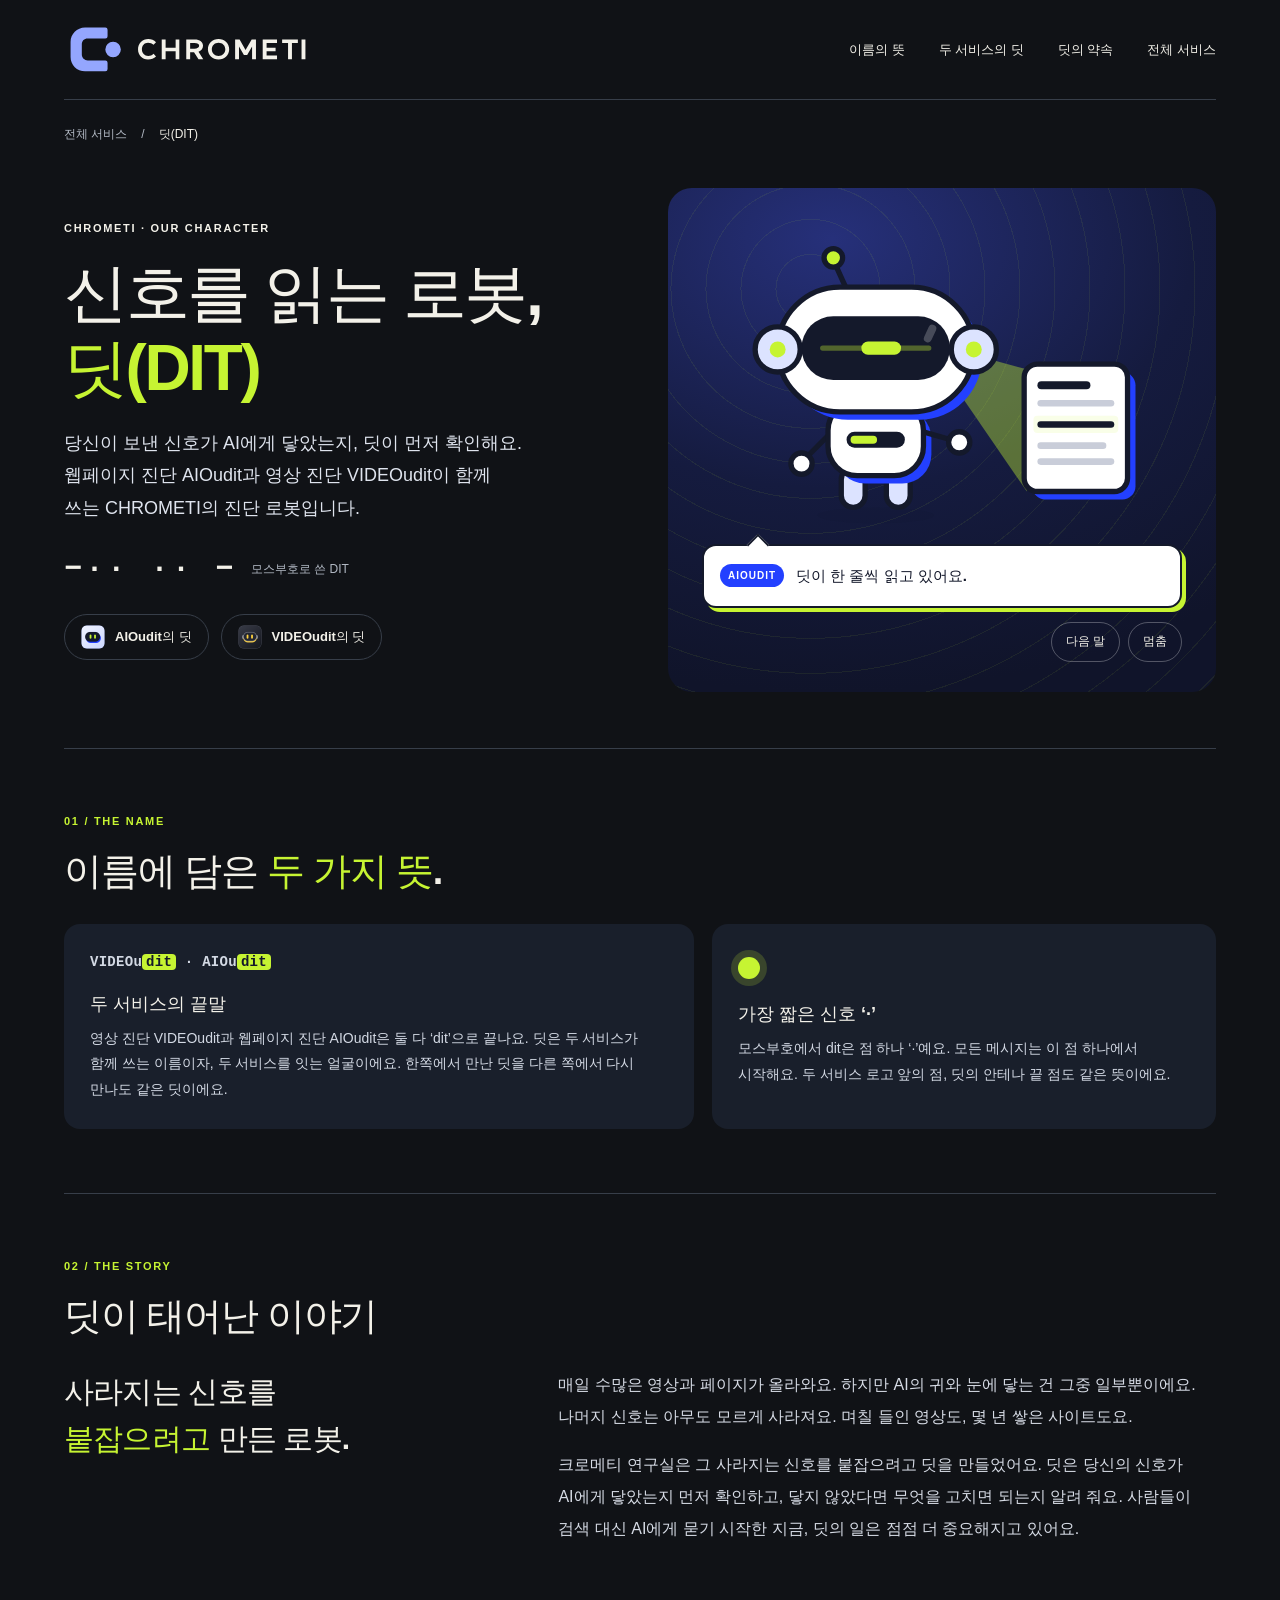
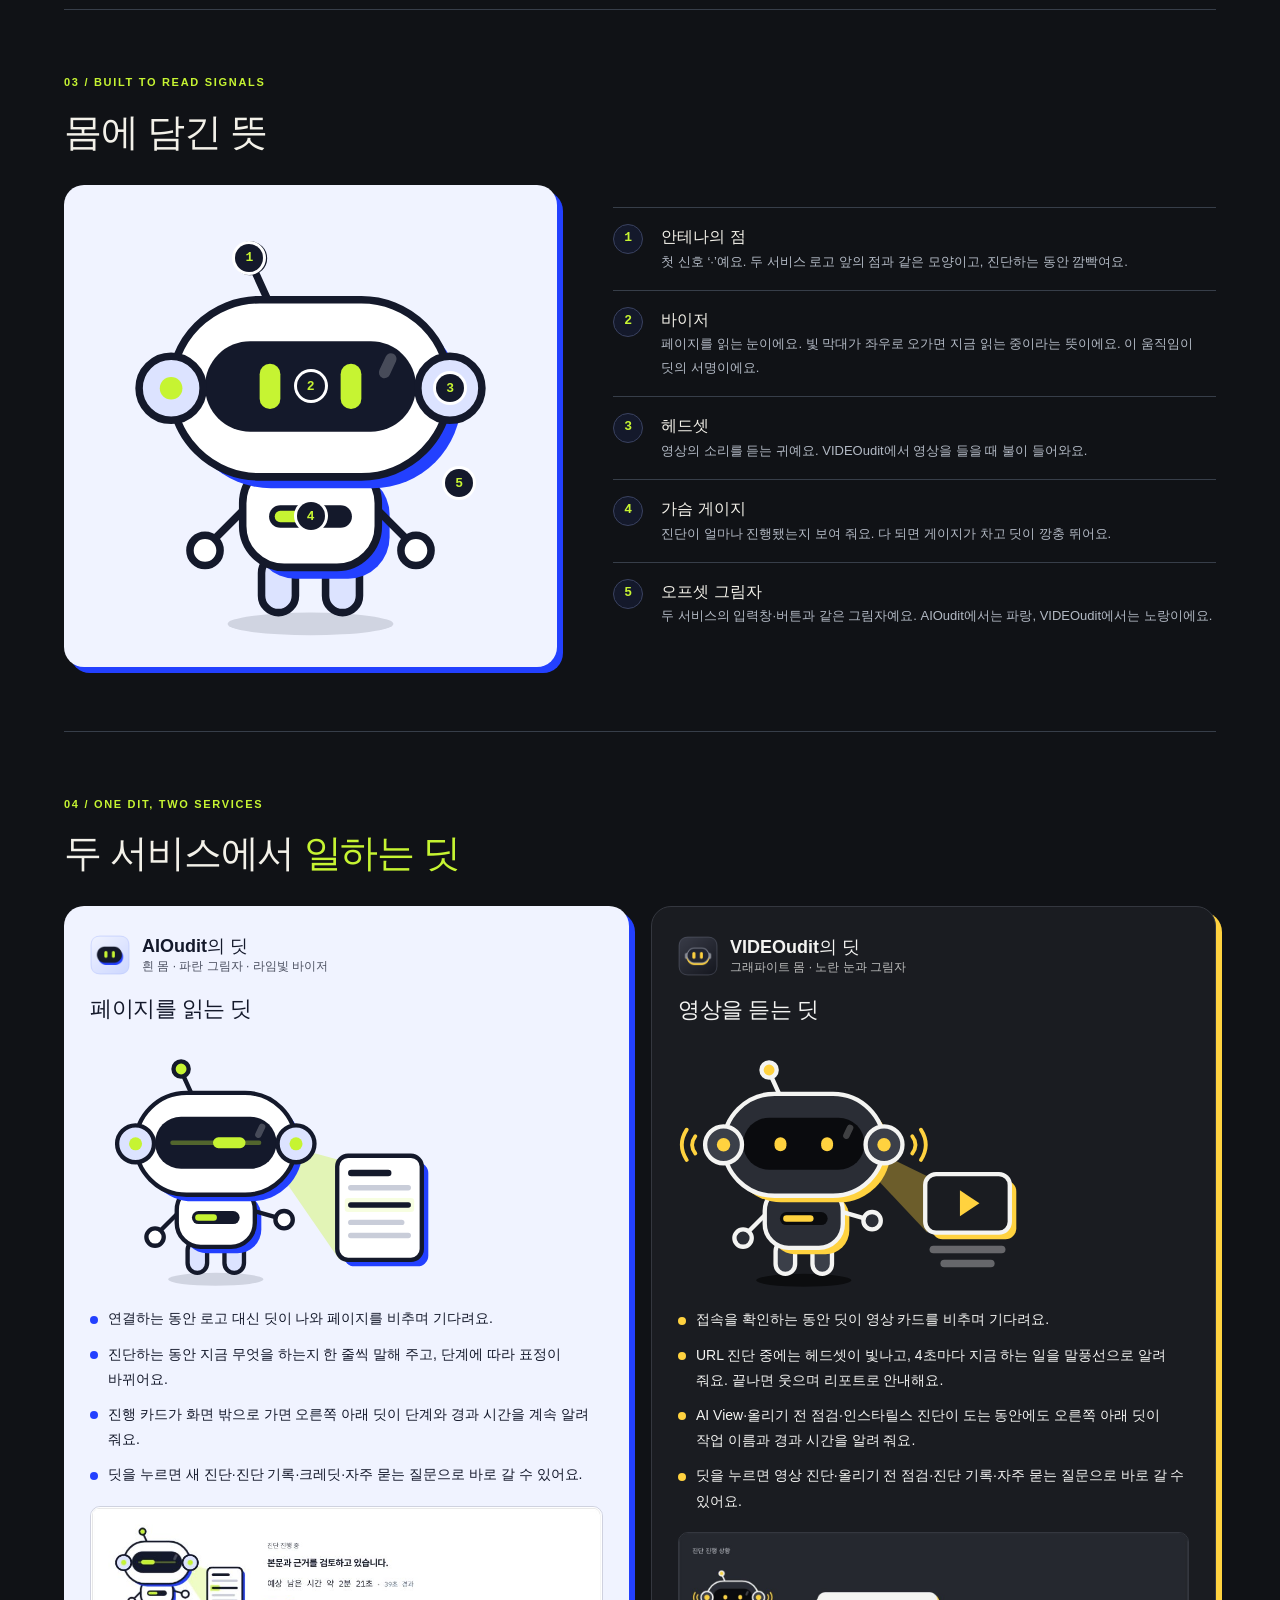
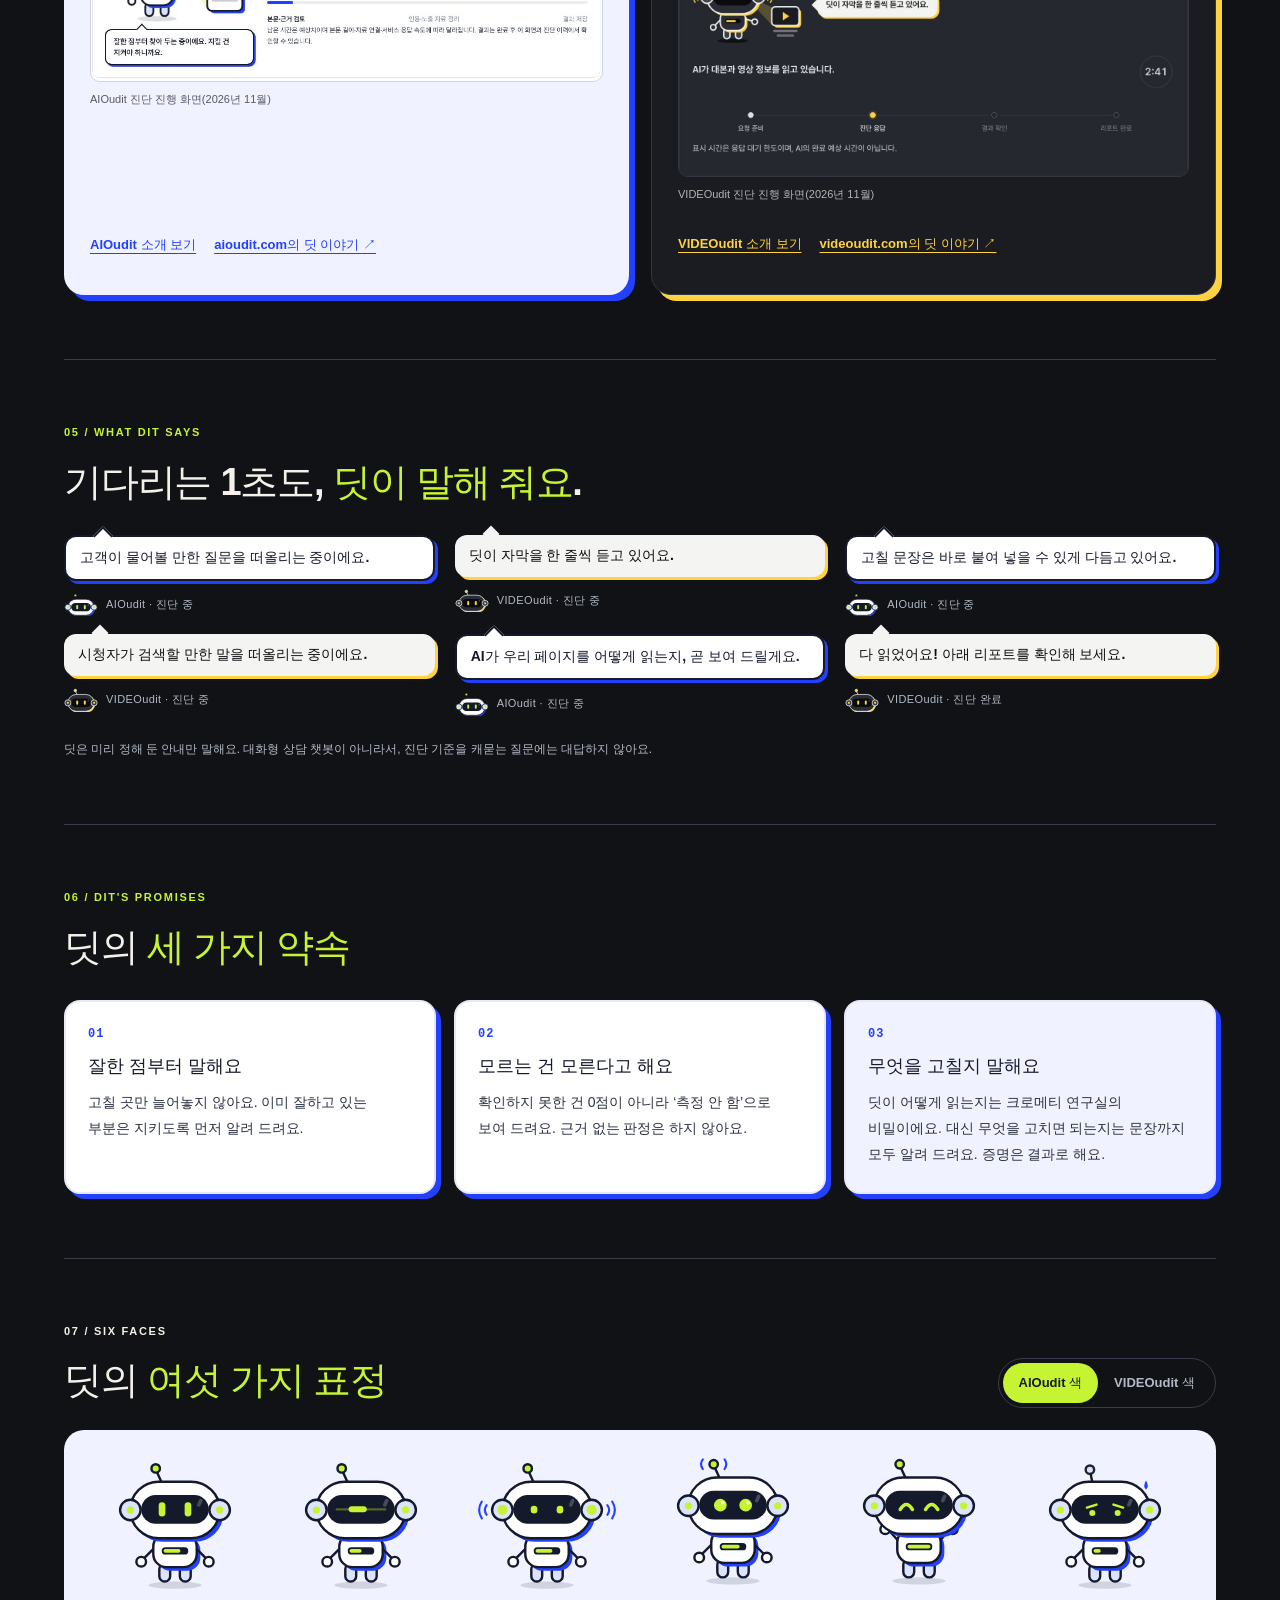
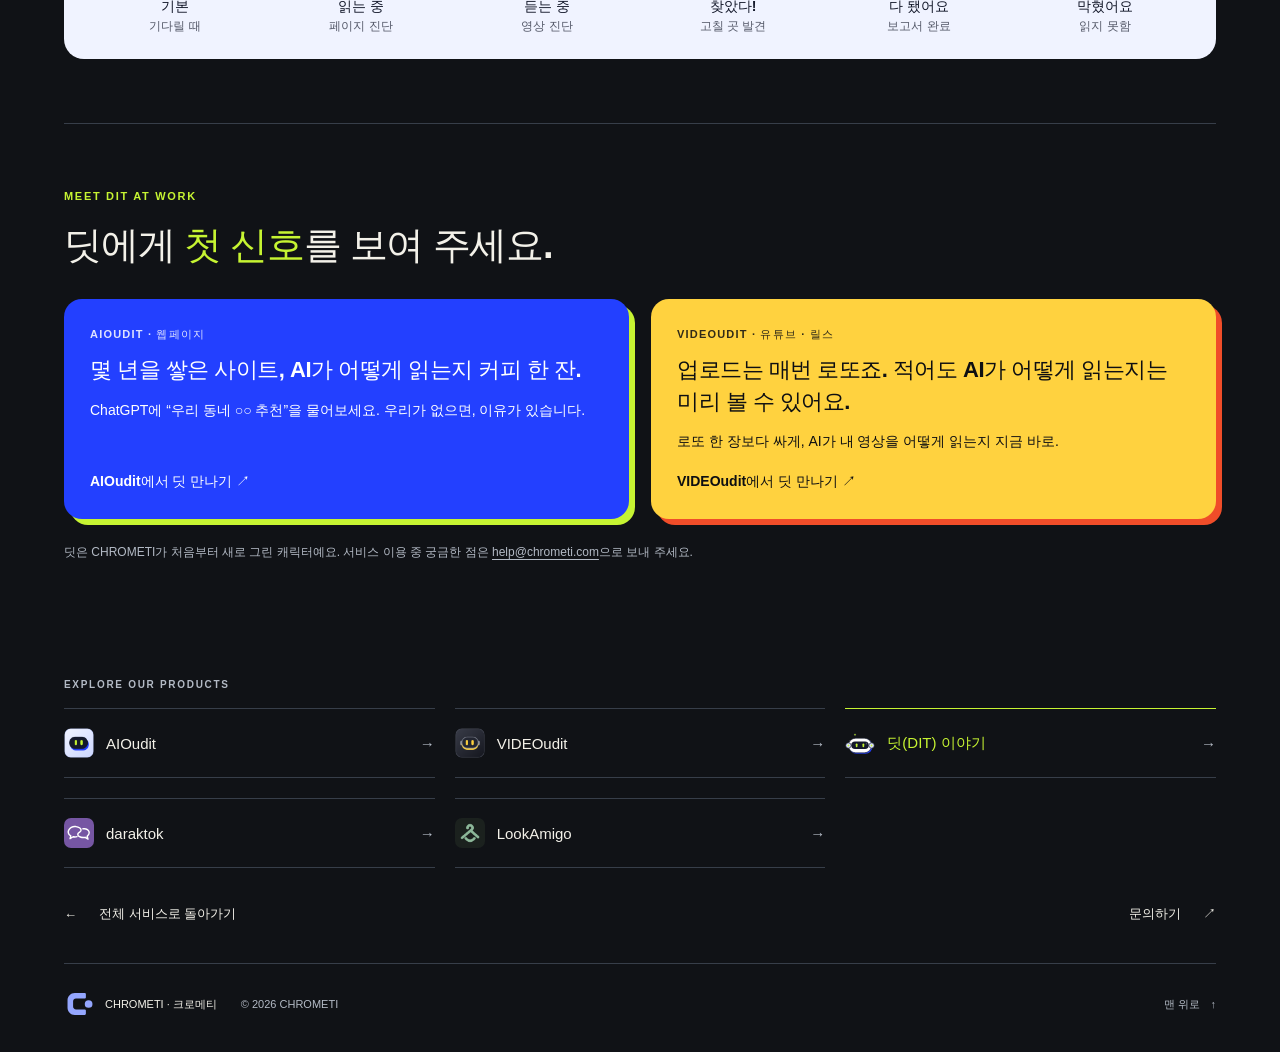
<file: services/dit.html>
<!doctype html>
<html lang="ko">
<head>
  <meta charset="utf-8">
  <meta name="viewport" content="width=device-width, initial-scale=1">
  <meta name="theme-color" content="#101216">
  <title>딧(DIT) — 신호를 읽는 로봇 | CHROMETI</title>
  <meta name="description" content="AIOudit과 VIDEOudit이 함께 쓰는 CHROMETI의 진단 로봇 딧(DIT). 이름의 뜻, 태어난 이야기, 몸에 담긴 뜻, 세 가지 약속과 여섯 가지 표정을 소개합니다.">
  <meta property="og:type" content="website">
  <meta property="og:locale" content="ko_KR">
  <meta property="og:site_name" content="CHROMETI · 크로메티">
  <meta property="og:title" content="딧(DIT) — 신호를 읽는 로봇">
  <meta property="og:description" content="당신이 보낸 신호가 AI에게 닿았는지, 딧이 먼저 확인해요. AIOudit과 VIDEOudit의 진단 로봇 딧 이야기.">
  <meta property="og:url" content="https://chrometi.com/services/dit.html">
  <link rel="canonical" href="https://chrometi.com/services/dit.html">
  <meta name="twitter:card" content="summary">
  <link rel="icon" href="../favicon.ico?v=chrometi-1" sizes="16x16 32x32 48x48 64x64">
  <link rel="icon" type="image/png" sizes="32x32" href="../favicon-32x32.png?v=chrometi-1">
  <link rel="icon" type="image/svg+xml" sizes="any" href="../favicon.svg?v=chrometi-1">
  <link rel="apple-touch-icon" sizes="180x180" href="../apple-touch-icon.png?v=chrometi-1">
  <link rel="manifest" href="../site.webmanifest?v=chrometi-1">
  <link rel="stylesheet" href="../styles.css?v=services-2">
  <link rel="stylesheet" href="../service.css?v=reports-1">
  <link rel="stylesheet" href="../report-stories.css?v=reports-2610">
  <link rel="stylesheet" href="../dit.css?v=dit-1">
  <script src="../site.js?v=services-1" defer></script>
  <script src="../dit.js?v=dit-1" defer></script>
</head>
<body class="service-page service-dit">
  <a class="skip-link" href="#main">본문으로 이동</a>
  <div class="page" id="top" tabindex="-1">
    <header class="header">
      <a class="wordmark" href="../index.html" aria-label="크로메티 홈으로"><img src="../assets/chrometi-logo-on-dark.svg" alt="CHROMETI" width="1213" height="282"></a>
      <nav class="nav" aria-label="주 메뉴"><a href="#name">이름의 뜻</a><a href="#worlds">두 서비스의 딧</a><a href="#promise">딧의 약속</a><a href="../index.html#products">전체 서비스</a></nav>
    </header>
    <main id="main" tabindex="-1">
      <nav class="breadcrumb" aria-label="현재 위치"><a href="../index.html#products">전체 서비스</a><span aria-hidden="true">/</span><span aria-current="page">딧(DIT)</span></nav>

      <section class="ditx-hero" aria-labelledby="dit-title">
        <div>
          <p class="eyebrow">CHROMETI · OUR CHARACTER</p>
          <h1 id="dit-title">신호를 읽는 로봇,<br><em>딧(DIT)</em></h1>
          <p class="ditx-lead">당신이 보낸 신호가 AI에게 닿았는지, 딧이 먼저 확인해요. 웹페이지 진단 AIOudit과 영상 진단 VIDEOudit이 함께 쓰는 CHROMETI의 진단 로봇입니다.</p>
          <p class="dit-morse" aria-label="모스부호로 쓴 DIT">−·· ·· − <span>모스부호로 쓴 DIT</span></p>
          <div class="ditx-hero-links">
            <a class="ditx-chip" href="./aioaudit.html"><img src="../assets/aioaudit.png?v=20261108-dit" alt="" width="24" height="24">AIOudit의 딧</a>
            <a class="ditx-chip" href="./videoudit.html"><img src="../assets/videoudit.png?v=20261108-dit" alt="" width="24" height="24">VIDEOudit의 딧</a>
          </div>
        </div>
        <div class="ditx-stage" data-dit-stage>
          <span class="ditx-stage-art">
            <img data-dit-art="aio" src="../assets/dit/dit-aio-work.svg" alt="페이지 카드를 비추며 읽고 있는 AIOudit의 딧" width="332" height="226">
            <img data-dit-art="video" src="../assets/dit/dit-video-work.svg" alt="영상 카드를 비추며 듣고 있는 VIDEOudit의 딧" width="332" height="226" hidden>
          </span>
          <p class="ditx-stage-say" aria-live="off"><small data-dit-tag>AIOudit</small><span data-dit-line>딧이 한 줄씩 읽고 있어요.</span></p>
          <div class="ditx-stage-controls"><button type="button" data-dit-next>다음 말</button><button type="button" data-dit-toggle aria-pressed="false">멈춤</button></div>
          <script type="application/json">[
            {"svc":"aio","text":"딧이 한 줄씩 읽고 있어요."},
            {"svc":"video","text":"딧이 자막을 한 줄씩 듣고 있어요."},
            {"svc":"aio","text":"고객이 물어볼 만한 질문을 떠올리는 중이에요."},
            {"svc":"video","text":"시청자가 검색할 만한 말을 떠올리는 중이에요."},
            {"svc":"aio","text":"잘한 점부터 찾아 두는 중이에요. 지킬 건 지켜야 하니까요."},
            {"svc":"video","text":"확인하지 못한 건 0점이 아니라 ‘측정 안 함’으로 남겨요."},
            {"svc":"aio","text":"몇 년 쌓은 사이트, 커피 한 잔 식기 전에 끝낼게요."},
            {"svc":"video","text":"업로드는 로또라도, AI가 읽는 법은 미리 볼 수 있어요."}
          ]</script>
        </div>
      </section>

      <section class="ditx-section" id="name" tabindex="-1" aria-labelledby="name-title">
        <p class="eyebrow">01 / The name</p>
        <h2 id="name-title">이름에 담은 <em>두 가지 뜻</em>.</h2>
        <div class="ditx-names">
          <article>
            <p class="ditx-word">VIDEOu<b>dit</b> · AIOu<b>dit</b></p>
            <h3>두 서비스의 끝말</h3>
            <p>영상 진단 VIDEOudit과 웹페이지 진단 AIOudit은 둘 다 ‘dit’으로 끝나요. 딧은 두 서비스가 함께 쓰는 이름이자, 두 서비스를 잇는 얼굴이에요. 한쪽에서 만난 딧을 다른 쪽에서 다시 만나도 같은 딧이에요.</p>
          </article>
          <article>
            <div class="ditx-dot" aria-hidden="true"><i></i></div>
            <h3>가장 짧은 신호 ‘·’</h3>
            <p>모스부호에서 dit은 점 하나 ‘·’예요. 모든 메시지는 이 점 하나에서 시작해요. 두 서비스 로고 앞의 점, 딧의 안테나 끝 점도 같은 뜻이에요.</p>
          </article>
        </div>
      </section>

      <section class="ditx-section" id="story" tabindex="-1" aria-labelledby="story-title">
        <p class="eyebrow">02 / The story</p>
        <h2 id="story-title">딧이 태어난 이야기</h2>
        <div class="ditx-story">
          <blockquote>사라지는 신호를<br><em>붙잡으려고</em> 만든 로봇.</blockquote>
          <div class="ditx-story-text">
            <p>매일 수많은 영상과 페이지가 올라와요. 하지만 AI의 귀와 눈에 닿는 건 그중 일부뿐이에요. 나머지 신호는 아무도 모르게 사라져요. 며칠 들인 영상도, 몇 년 쌓은 사이트도요.</p>
            <p>크로메티 연구실은 그 사라지는 신호를 붙잡으려고 딧을 만들었어요. 딧은 당신의 신호가 AI에게 닿았는지 먼저 확인하고, 닿지 않았다면 무엇을 고치면 되는지 알려 줘요. 사람들이 검색 대신 AI에게 묻기 시작한 지금, 딧의 일은 점점 더 중요해지고 있어요.</p>
          </div>
        </div>
      </section>

      <section class="ditx-section" id="body" tabindex="-1" aria-labelledby="body-title">
        <p class="eyebrow">03 / Built to read signals</p>
        <h2 id="body-title">몸에 담긴 뜻</h2>
        <div class="ditx-anatomy">
          <figure class="ditx-anatomy-art">
            <div>
              <img src="../assets/dit/dit-aio-base.svg" alt="딧의 전신 그림. 안테나, 바이저, 헤드셋, 가슴 게이지, 오프셋 그림자에 번호가 붙어 있습니다." width="232" height="226" loading="lazy">
              <span class="ditx-pin" style="left:36%;top:10.6%" aria-hidden="true">1</span>
              <span class="ditx-pin" style="left:50%;top:40.7%" aria-hidden="true">2</span>
              <span class="ditx-pin" style="left:81.9%;top:41.2%" aria-hidden="true">3</span>
              <span class="ditx-pin" style="left:50%;top:71.2%" aria-hidden="true">4</span>
              <span class="ditx-pin" style="left:84%;top:63.5%" aria-hidden="true">5</span>
            </div>
          </figure>
          <ol class="ditx-parts">
            <li><b>안테나의 점</b><span>첫 신호 ‘·’예요. 두 서비스 로고 앞의 점과 같은 모양이고, 진단하는 동안 깜빡여요.</span></li>
            <li><b>바이저</b><span>페이지를 읽는 눈이에요. 빛 막대가 좌우로 오가면 지금 읽는 중이라는 뜻이에요. 이 움직임이 딧의 서명이에요.</span></li>
            <li><b>헤드셋</b><span>영상의 소리를 듣는 귀예요. VIDEOudit에서 영상을 들을 때 불이 들어와요.</span></li>
            <li><b>가슴 게이지</b><span>진단이 얼마나 진행됐는지 보여 줘요. 다 되면 게이지가 차고 딧이 깡충 뛰어요.</span></li>
            <li><b>오프셋 그림자</b><span>두 서비스의 입력창·버튼과 같은 그림자예요. AIOudit에서는 파랑, VIDEOudit에서는 노랑이에요.</span></li>
          </ol>
        </div>
      </section>

      <section class="ditx-section" id="worlds" tabindex="-1" aria-labelledby="worlds-title">
        <p class="eyebrow">04 / One DIT, two services</p>
        <h2 id="worlds-title">두 서비스에서 <em>일하는 딧</em></h2>
        <div class="ditx-worlds">
          <article class="ditx-world is-aio">
            <div class="ditx-world-head"><img src="../assets/aioaudit.png?v=20261108-dit" alt="" width="40" height="40"><div><b>AIOudit의 딧</b><span>흰 몸 · 파란 그림자 · 라임빛 바이저</span></div></div>
            <h3>페이지를 읽는 딧</h3>
            <img src="../assets/dit/dit-aio-work.svg" alt="페이지 카드를 비추며 읽는 AIOudit의 딧" width="332" height="226" loading="lazy">
            <ul>
              <li>연결하는 동안 로고 대신 딧이 나와 페이지를 비추며 기다려요.</li>
              <li>진단하는 동안 지금 무엇을 하는지 한 줄씩 말해 주고, 단계에 따라 표정이 바뀌어요.</li>
              <li>진행 카드가 화면 밖으로 가면 오른쪽 아래 딧이 단계와 경과 시간을 계속 알려 줘요.</li>
              <li>딧을 누르면 새 진단·진단 기록·크레딧·자주 묻는 질문으로 바로 갈 수 있어요.</li>
            </ul>
            <figure><img src="../assets/screens/aioaudit-dit-progress-2611.jpg" alt="AIOudit 진단 진행 카드. 딧이 페이지를 비추며 ‘잘한 점부터 찾아 두는 중이에요’라고 말합니다." width="925" height="315" loading="lazy"><figcaption>AIOudit 진단 진행 화면(2026년 11월)</figcaption></figure>
            <div class="ditx-world-links"><a href="./aioaudit.html">AIOudit 소개 보기</a><a href="https://aioudit.com/dit" target="_blank" rel="noopener noreferrer">aioudit.com의 딧 이야기 ↗</a></div>
          </article>
          <article class="ditx-world is-video">
            <div class="ditx-world-head"><img src="../assets/videoudit.png?v=20261108-dit" alt="" width="40" height="40"><div><b>VIDEOudit의 딧</b><span>그래파이트 몸 · 노란 눈과 그림자</span></div></div>
            <h3>영상을 듣는 딧</h3>
            <img src="../assets/dit/dit-video-work.svg" alt="영상 카드를 비추며 듣는 VIDEOudit의 딧" width="332" height="226" loading="lazy">
            <ul>
              <li>접속을 확인하는 동안 딧이 영상 카드를 비추며 기다려요.</li>
              <li>URL 진단 중에는 헤드셋이 빛나고, 4초마다 지금 하는 일을 말풍선으로 알려 줘요. 끝나면 웃으며 리포트로 안내해요.</li>
              <li>AI View·올리기 전 점검·인스타릴스 진단이 도는 동안에도 오른쪽 아래 딧이 작업 이름과 경과 시간을 알려 줘요.</li>
              <li>딧을 누르면 영상 진단·올리기 전 점검·진단 기록·자주 묻는 질문으로 바로 갈 수 있어요.</li>
            </ul>
            <figure><img src="../assets/screens/videoudit-dit-progress-2611.jpg" alt="VIDEOudit 진단 진행 카드. 딧이 영상 카드를 비추며 ‘딧이 자막을 한 줄씩 듣고 있어요’라고 말합니다." width="1320" height="632" loading="lazy"><figcaption>VIDEOudit 진단 진행 화면(2026년 11월)</figcaption></figure>
            <div class="ditx-world-links"><a href="./videoudit.html">VIDEOudit 소개 보기</a><a href="https://videoudit.com/dit" target="_blank" rel="noopener noreferrer">videoudit.com의 딧 이야기 ↗</a></div>
          </article>
        </div>
      </section>

      <section class="ditx-section" id="lines" tabindex="-1" aria-labelledby="lines-title">
        <p class="eyebrow">05 / What DIT says</p>
        <h2 id="lines-title">기다리는 1초도, <em>딧이 말해 줘요</em>.</h2>
        <ul class="ditx-lines">
          <li class="is-aio"><p class="dit-say">고객이 물어볼 만한 질문을 떠올리는 중이에요.</p><span><img src="../assets/dit/dit-aio-head.svg" alt="" width="34" height="24">AIOudit · 진단 중</span></li>
          <li class="is-video"><p class="dit-say">딧이 자막을 한 줄씩 듣고 있어요.</p><span><img src="../assets/dit/dit-video-head.svg" alt="" width="34" height="24">VIDEOudit · 진단 중</span></li>
          <li class="is-aio"><p class="dit-say">고칠 문장은 바로 붙여 넣을 수 있게 다듬고 있어요.</p><span><img src="../assets/dit/dit-aio-head.svg" alt="" width="34" height="24">AIOudit · 진단 중</span></li>
          <li class="is-video"><p class="dit-say">시청자가 검색할 만한 말을 떠올리는 중이에요.</p><span><img src="../assets/dit/dit-video-head.svg" alt="" width="34" height="24">VIDEOudit · 진단 중</span></li>
          <li class="is-aio"><p class="dit-say">AI가 우리 페이지를 어떻게 읽는지, 곧 보여 드릴게요.</p><span><img src="../assets/dit/dit-aio-head.svg" alt="" width="34" height="24">AIOudit · 진단 중</span></li>
          <li class="is-video"><p class="dit-say">다 읽었어요! 아래 리포트를 확인해 보세요.</p><span><img src="../assets/dit/dit-video-head.svg" alt="" width="34" height="24">VIDEOudit · 진단 완료</span></li>
        </ul>
        <p class="ditx-note">딧은 미리 정해 둔 안내만 말해요. 대화형 상담 챗봇이 아니라서, 진단 기준을 캐묻는 질문에는 대답하지 않아요.</p>
      </section>

      <section class="ditx-section" id="promise" tabindex="-1" aria-labelledby="promise-title">
        <p class="eyebrow">06 / DIT's promises</p>
        <h2 id="promise-title">딧의 <em>세 가지 약속</em></h2>
        <ol class="ditx-promises">
          <li><em>01</em><h3>잘한 점부터 말해요</h3><p>고칠 곳만 늘어놓지 않아요. 이미 잘하고 있는 부분은 지키도록 먼저 알려 드려요.</p></li>
          <li><em>02</em><h3>모르는 건 모른다고 해요</h3><p>확인하지 못한 건 0점이 아니라 ‘측정 안 함’으로 보여 드려요. 근거 없는 판정은 하지 않아요.</p></li>
          <li><em>03</em><h3>무엇을 고칠지 말해요</h3><p>딧이 어떻게 읽는지는 크로메티 연구실의 비밀이에요. 대신 무엇을 고치면 되는지는 문장까지 모두 알려 드려요. 증명은 결과로 해요.</p></li>
        </ol>
      </section>

      <section class="ditx-section" id="faces" tabindex="-1" aria-labelledby="faces-title">
        <div class="ditx-faces-head">
          <div><p class="eyebrow">07 / Six faces</p><h2 id="faces-title">딧의 <em>여섯 가지 표정</em></h2></div>
          <div class="ditx-switch" role="group" aria-label="딧의 색 고르기"><button type="button" data-palette="aio" aria-pressed="true">AIOudit 색</button><button type="button" data-palette="video" aria-pressed="false">VIDEOudit 색</button></div>
        </div>
        <ul class="ditx-faces" data-dit-faces>
          <li><img data-face="base" src="../assets/dit/dit-aio-base.svg" alt="" width="232" height="226" loading="lazy"><b>기본</b><small>기다릴 때</small></li>
          <li><img data-face="reading" src="../assets/dit/dit-aio-reading.svg" alt="" width="232" height="226" loading="lazy"><b>읽는 중</b><small>페이지 진단</small></li>
          <li><img data-face="listening" src="../assets/dit/dit-aio-listening.svg" alt="" width="232" height="226" loading="lazy"><b>듣는 중</b><small>영상 진단</small></li>
          <li><img data-face="found" src="../assets/dit/dit-aio-found.svg" alt="" width="232" height="226" loading="lazy"><b>찾았다!</b><small>고칠 곳 발견</small></li>
          <li><img data-face="done" src="../assets/dit/dit-aio-done.svg" alt="" width="232" height="226" loading="lazy"><b>다 됐어요</b><small>보고서 완료</small></li>
          <li><img data-face="stuck" src="../assets/dit/dit-aio-stuck.svg" alt="" width="232" height="226" loading="lazy"><b>막혔어요</b><small>읽지 못함</small></li>
        </ul>
      </section>

      <section class="ditx-section" id="meet" tabindex="-1" aria-labelledby="meet-title">
        <p class="eyebrow">Meet DIT at work</p>
        <h2 id="meet-title">딧에게 <em>첫 신호</em>를 보여 주세요.</h2>
        <div class="ditx-cta">
          <a class="is-aio" href="https://aioudit.com" target="_blank" rel="noopener noreferrer"><small>AIOudit · 웹페이지</small><strong>몇 년을 쌓은 사이트, AI가 어떻게 읽는지 커피 한 잔.</strong><span>ChatGPT에 “우리 동네 ○○ 추천”을 물어보세요. 우리가 없으면, 이유가 있습니다.</span><i>AIOudit에서 딧 만나기 ↗</i></a>
          <a class="is-video" href="https://videoudit.com" target="_blank" rel="noopener noreferrer"><small>VIDEOudit · 유튜브 · 릴스</small><strong>업로드는 매번 로또죠. 적어도 AI가 어떻게 읽는지는 미리 볼 수 있어요.</strong><span>로또 한 장보다 싸게, AI가 내 영상을 어떻게 읽는지 지금 바로.</span><i>VIDEOudit에서 딧 만나기 ↗</i></a>
        </div>
        <p class="ditx-note">딧은 CHROMETI가 처음부터 새로 그린 캐릭터예요. 서비스 이용 중 궁금한 점은 <a href="mailto:help@chrometi.com">help@chrometi.com</a>으로 보내 주세요.</p>
      </section>

<nav class="service-switch" aria-label="서비스 소개 둘러보기"><p class="eyebrow">Explore our products</p><div><a href="./aioaudit.html"><img src="../assets/aioaudit.png?v=20261108-dit" width="30" height="30" alt=""><span>AIOudit</span><span aria-hidden="true">→</span></a><a href="./videoudit.html"><img src="../assets/videoudit.png?v=20261108-dit" width="30" height="30" alt=""><span>VIDEOudit</span><span aria-hidden="true">→</span></a><a href="./dit.html" aria-current="page"><img src="../assets/dit/dit-aio-head.svg" width="30" height="30" alt=""><span>딧(DIT) 이야기</span><span aria-hidden="true">→</span></a><a href="./daraktok.html"><img src="../assets/daraktok/favicon.svg" width="30" height="30" alt=""><span>daraktok</span><span aria-hidden="true">→</span></a><a href="./lookamigo.html"><img src="../assets/lookamigo.png" width="30" height="30" alt=""><span>LookAmigo</span><span aria-hidden="true">→</span></a></div></nav>
      <div class="service-bottom"><a class="text-link" href="../index.html#products"><span aria-hidden="true">←</span> 전체 서비스로 돌아가기</a><a class="text-link" href="mailto:help@chrometi.com" target="_blank" rel="noopener noreferrer">문의하기 <span aria-hidden="true">↗</span></a></div>
    </main>
    <footer class="footer"><div><span class="footer-brand"><img src="../assets/chrometi-symbol.svg" alt="" width="32" height="32">CHROMETI · 크로메티</span><span class="copyright">© 2026 CHROMETI</span></div><a href="#top">맨 위로 <span aria-hidden="true">↑</span></a></footer>
  </div>
</body>
</html>
</file>
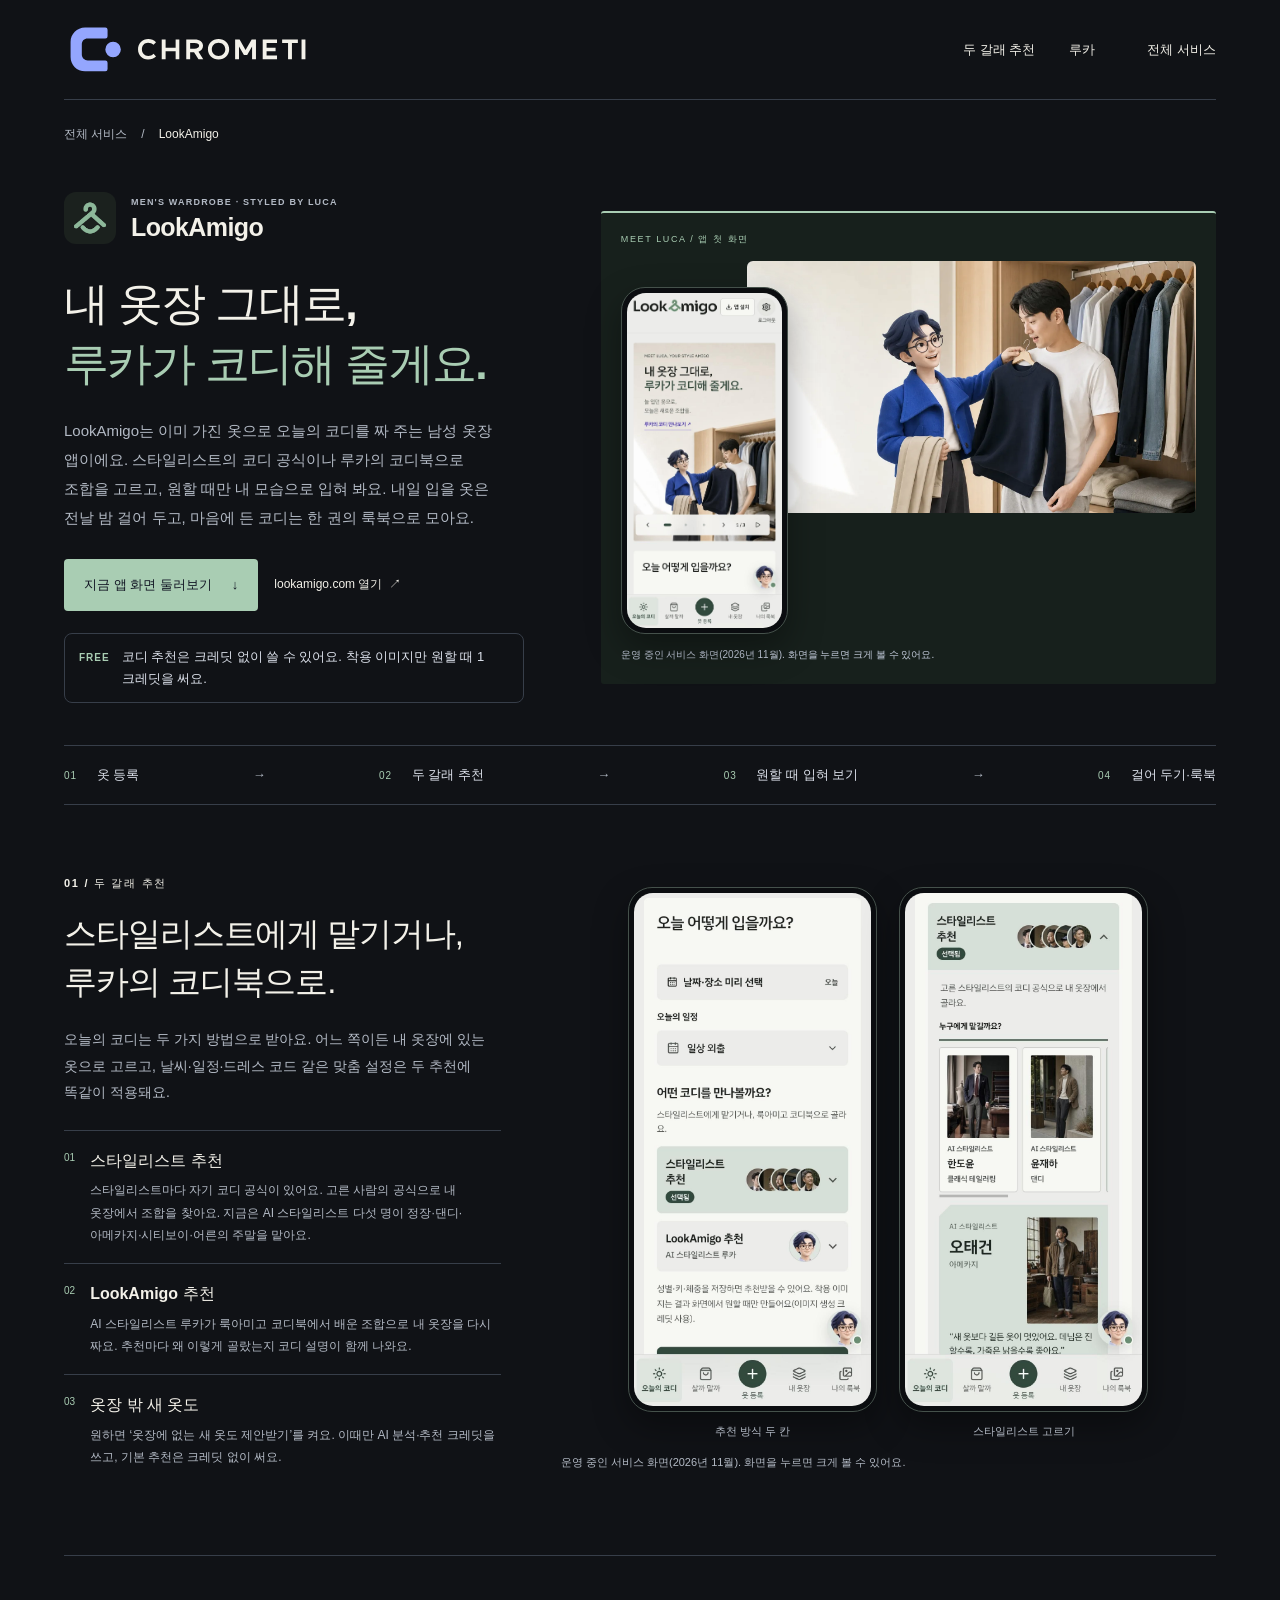
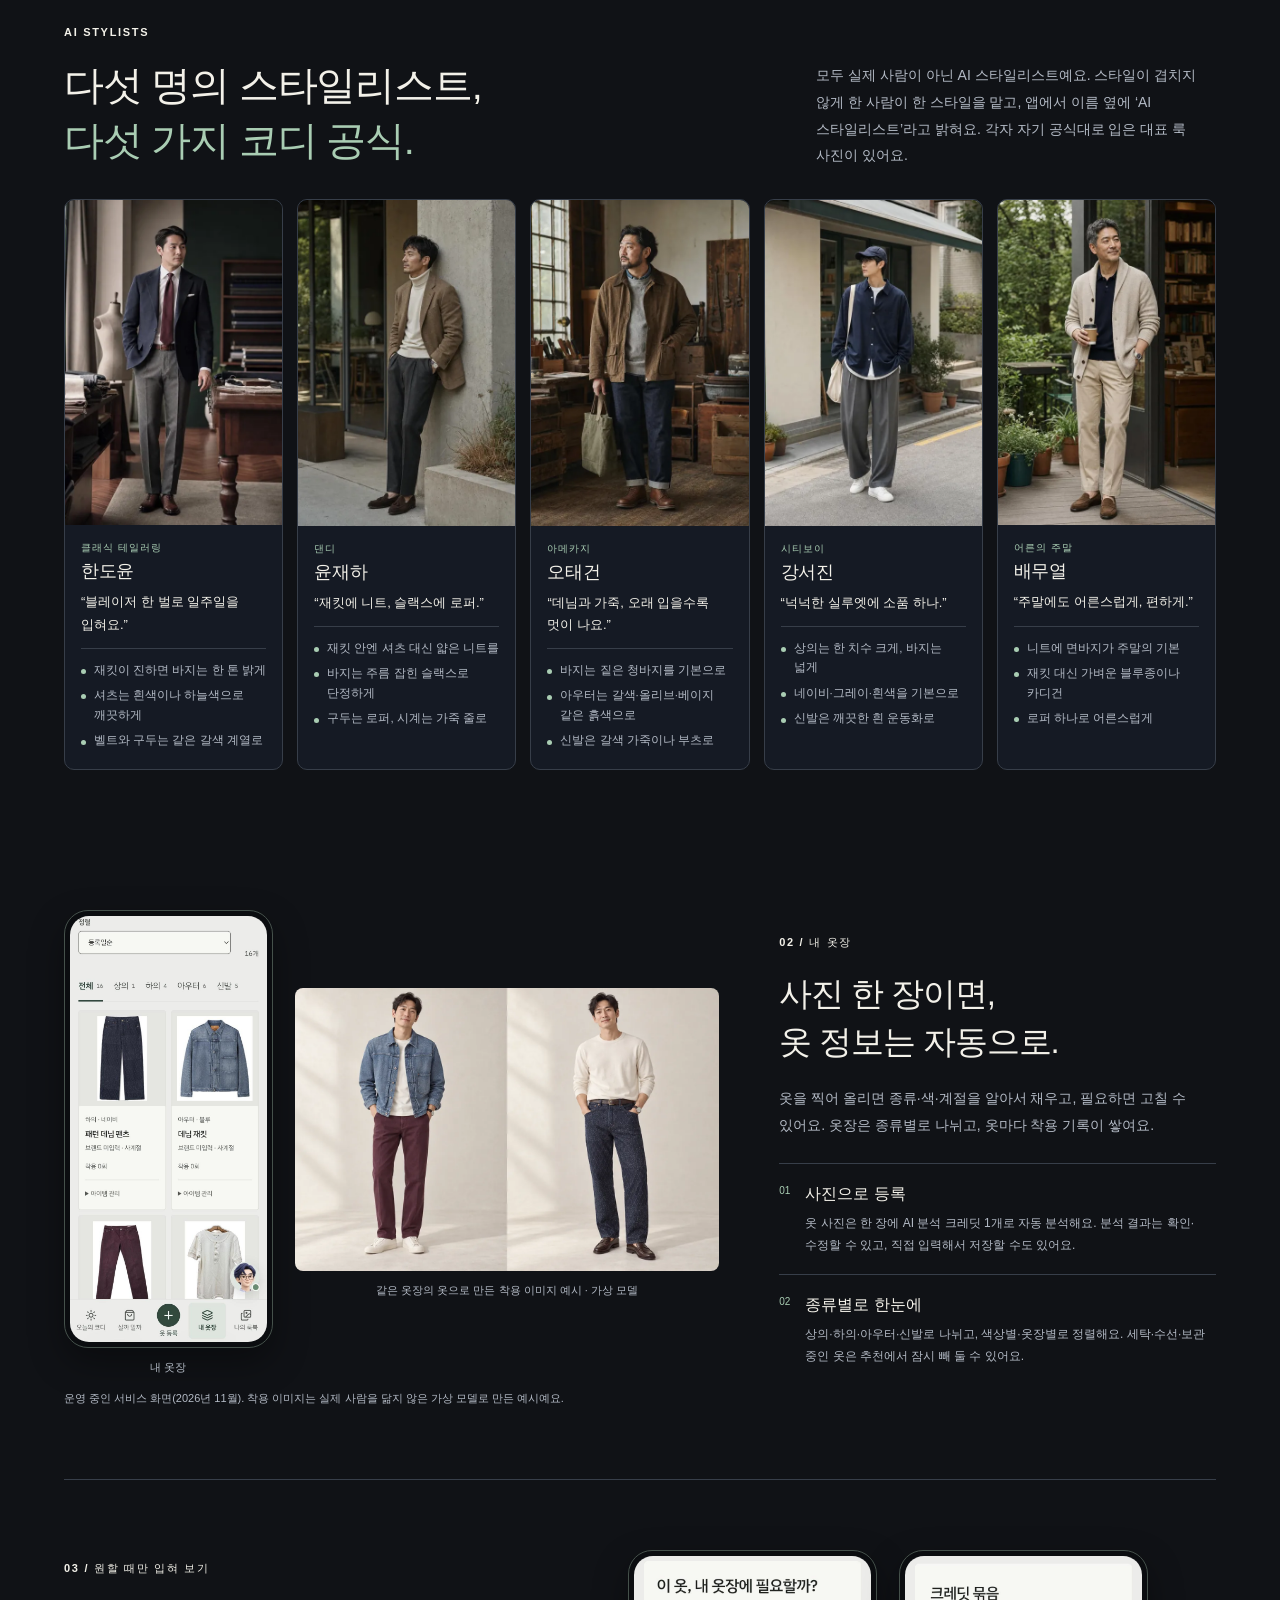
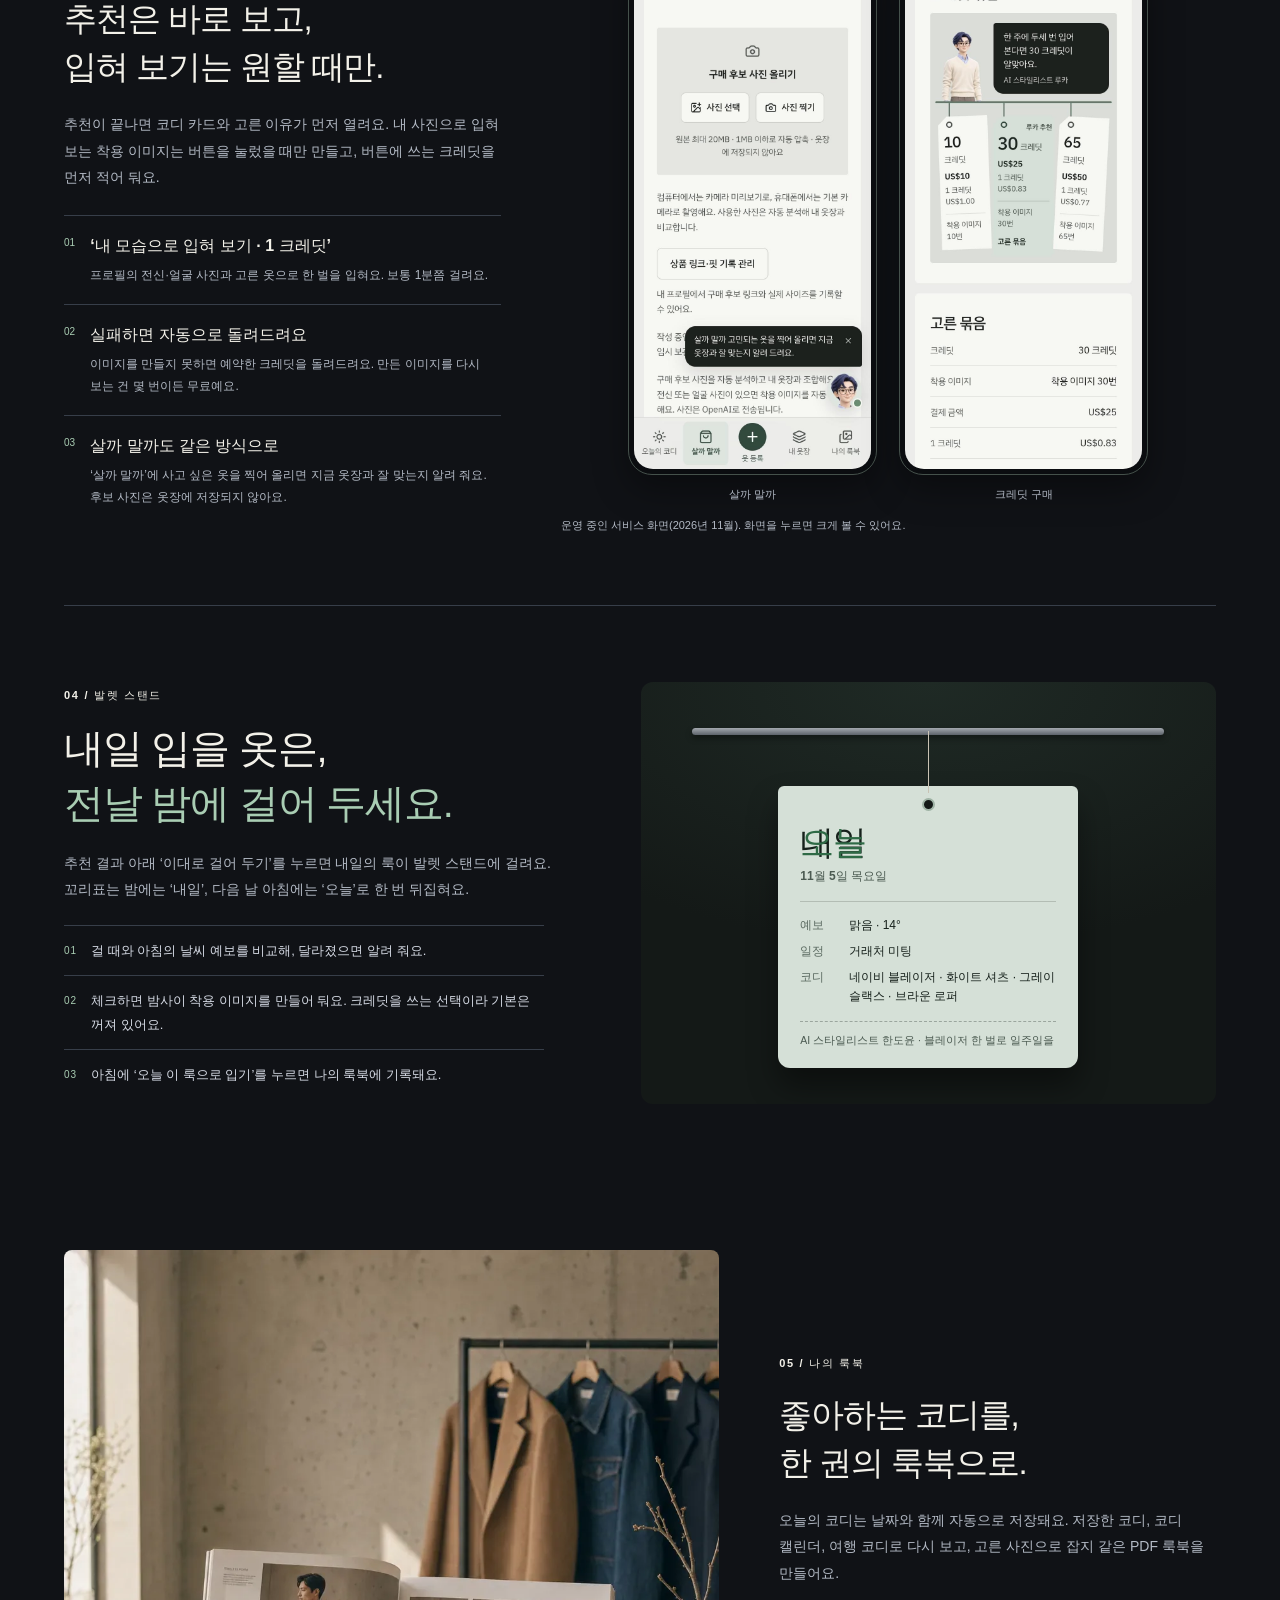
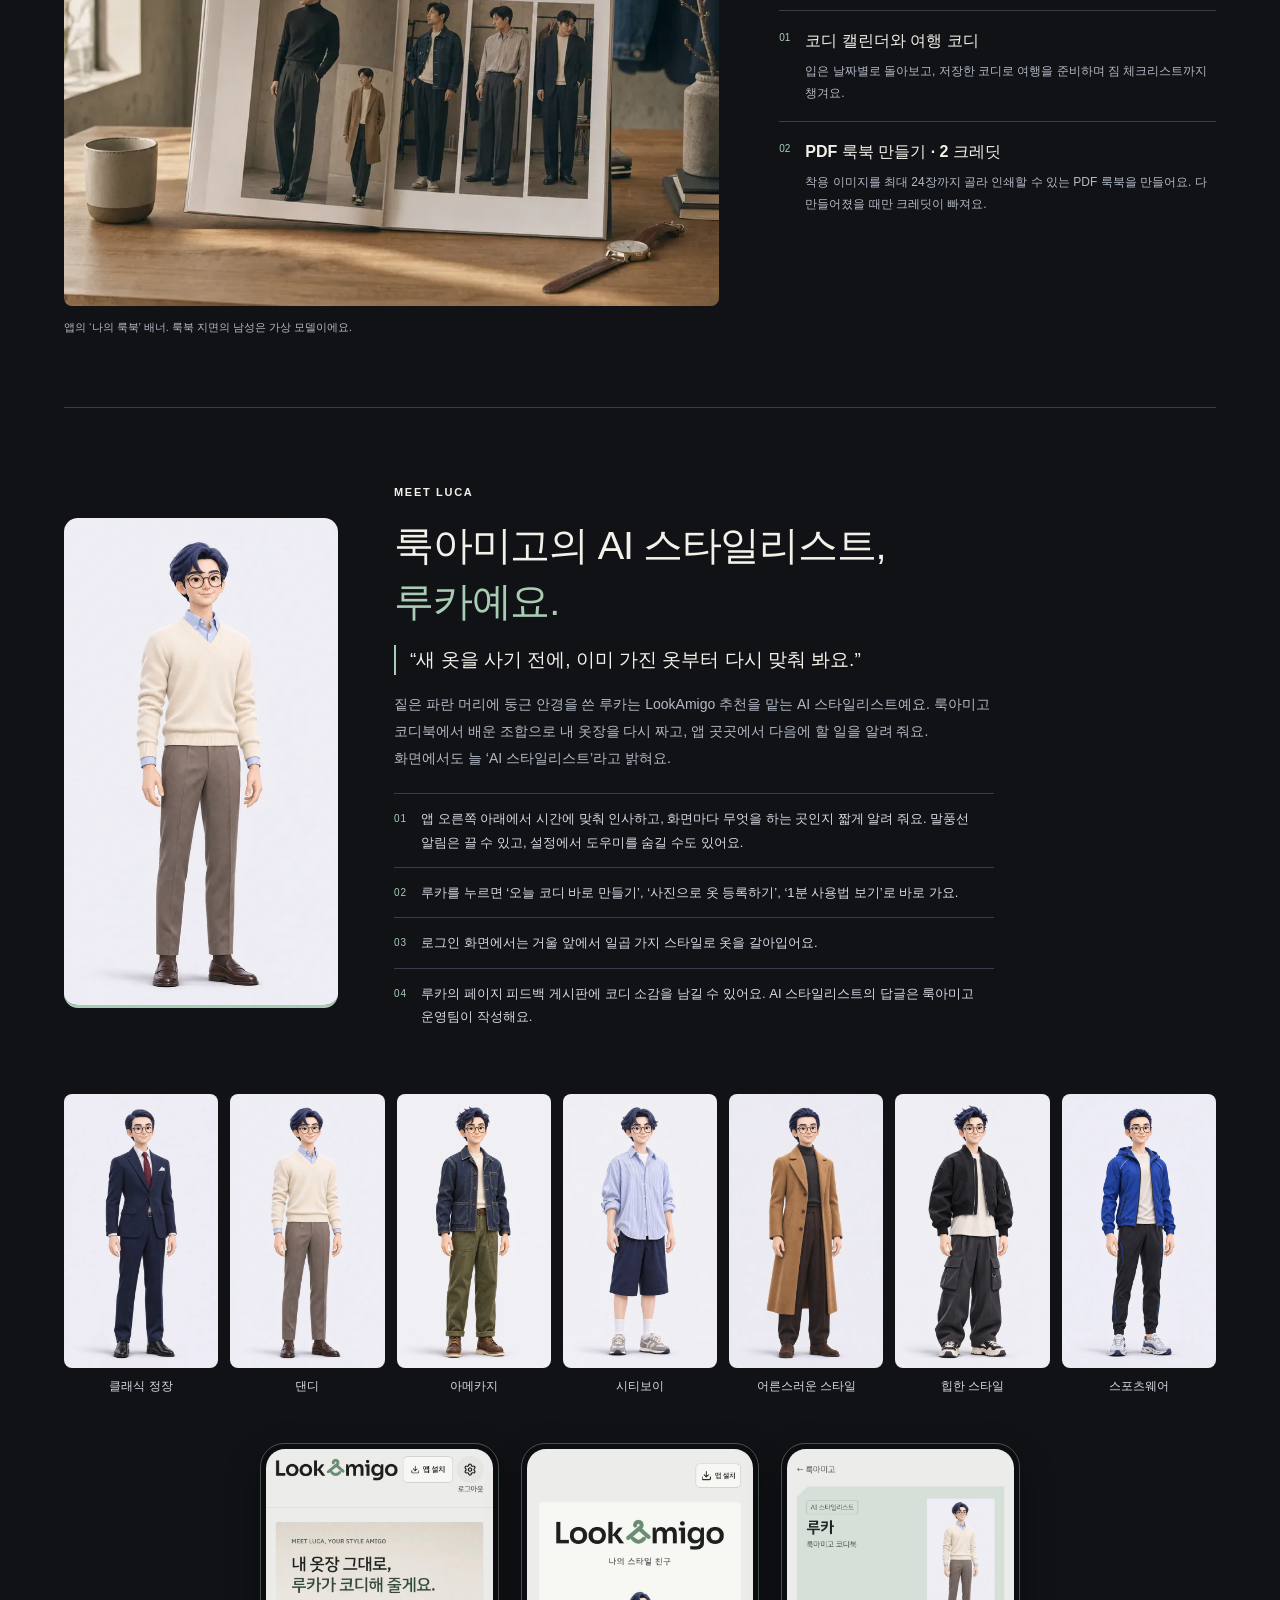
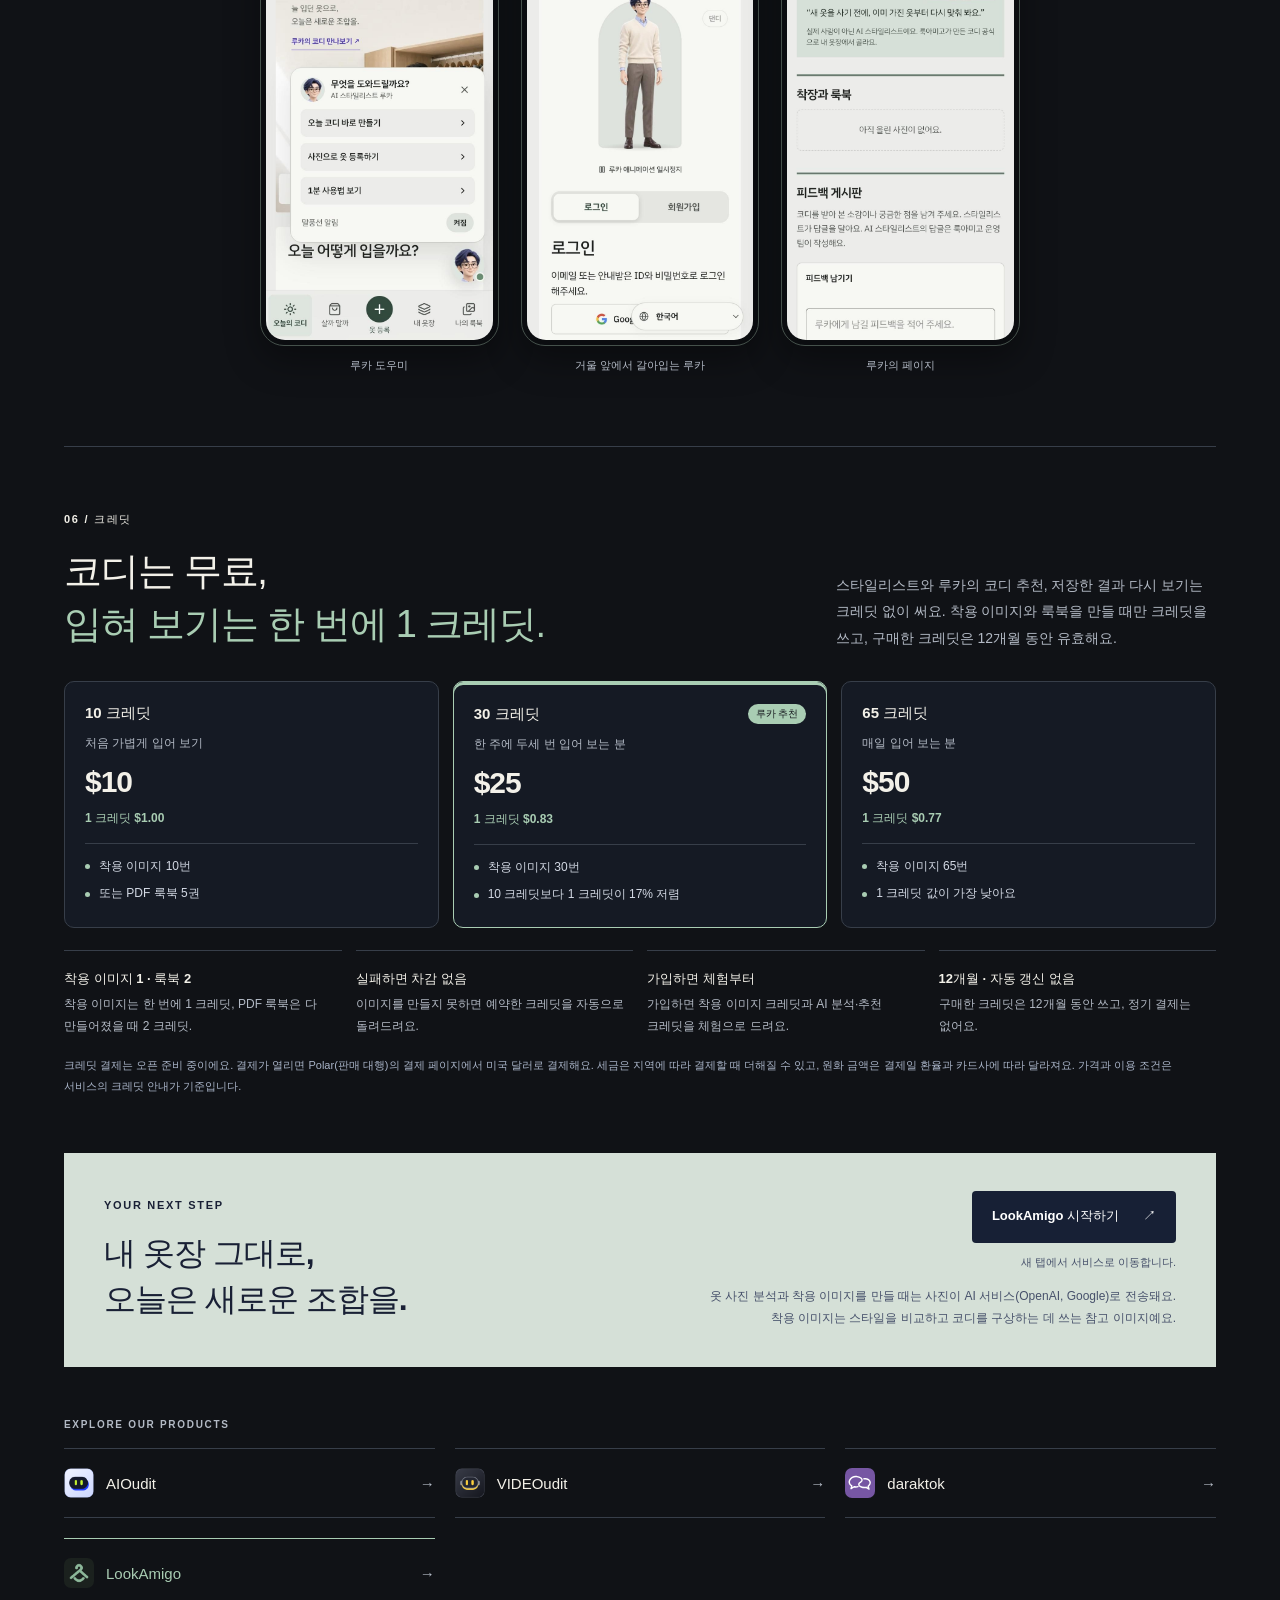
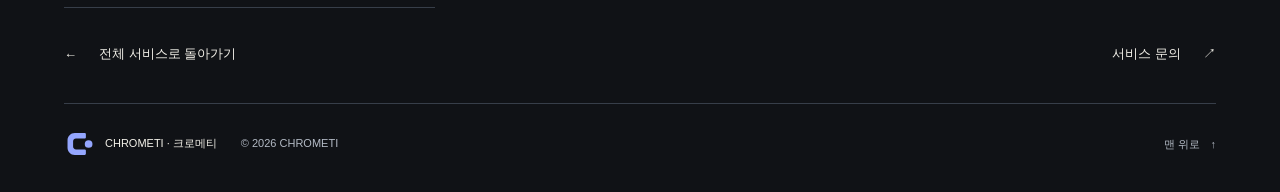
<file: services/lookamigo.html>
<!doctype html>
<html lang="ko">
<head>
  <meta charset="utf-8">
  <meta name="viewport" content="width=device-width, initial-scale=1">
  <meta name="theme-color" content="#101216">
  <title>LookAmigo — 내 옷장 그대로, 루카가 코디해 줄게요 | CHROMETI</title>
  <meta name="description" content="LookAmigo는 이미 가진 옷으로 오늘의 코디를 짜 주는 남성 옷장 앱입니다. 스타일리스트의 코디 공식과 AI 스타일리스트 루카의 코디북으로 조합을 고르고, 원할 때만 내 모습으로 입혀 보고, 내일 입을 옷은 전날 밤 걸어 두세요.">
  <meta property="og:type" content="website">
  <meta property="og:locale" content="ko_KR">
  <meta property="og:site_name" content="CHROMETI · 크로메티">
  <meta property="og:title" content="LookAmigo — 내 옷장 그대로, 루카가 코디해 줄게요">
  <meta property="og:description" content="이미 가진 옷으로 오늘의 코디를. 스타일리스트 추천과 루카의 LookAmigo 추천, 원할 때만 입혀 보는 착용 이미지, 전날 밤 걸어 두는 발렛 스탠드, 나만의 룩북.">
  <meta property="og:url" content="https://chrometi.com/services/lookamigo.html">
  <meta property="og:image" content="https://chrometi.com/assets/lookamigo/2611/banner-luca.webp">
  <meta name="twitter:card" content="summary_large_image">
  <link rel="icon" href="../favicon.ico?v=chrometi-1" sizes="16x16 32x32 48x48 64x64">
  <link rel="icon" type="image/png" sizes="32x32" href="../favicon-32x32.png?v=chrometi-1">
  <link rel="icon" type="image/svg+xml" sizes="any" href="../favicon.svg?v=chrometi-1">
  <link rel="apple-touch-icon" sizes="180x180" href="../apple-touch-icon.png?v=chrometi-1">
  <link rel="manifest" href="../site.webmanifest?v=chrometi-1">
  <link rel="stylesheet" href="../styles.css?v=services-2">
  <link rel="stylesheet" href="../service.css?v=lookamigo-2611">
  <link rel="stylesheet" href="../report-stories.css?v=reports-2610">
  <link rel="stylesheet" href="../dit.css?v=dit-1">
  <link rel="stylesheet" href="../lookamigo-story.css?v=luca-2611">
  <script src="../site.js?v=services-1" defer></script>
  <script src="../service-preview.js?v=reports-1" defer></script>
</head>
<body class="service-page service-lookamigo">
  <a class="skip-link" href="#main">본문으로 이동</a>
  <div class="page" id="top" tabindex="-1">
    <header class="header">
      <a class="wordmark" href="../index.html" aria-label="크로메티 홈으로"><img src="../assets/chrometi-logo-on-dark.svg" alt="CHROMETI" width="1213" height="282"></a>
      <nav class="nav" aria-label="주 메뉴"><a href="#recommend">두 갈래 추천</a><a href="#luca">루카</a><a href="../index.html#products">전체 서비스</a></nav>
    </header>
    <main id="main" tabindex="-1">
      <nav class="breadcrumb" aria-label="현재 위치"><a href="../index.html#products">전체 서비스</a><span aria-hidden="true">/</span><span aria-current="page">LookAmigo</span></nav>

<section class="work-hero amigo-hero" aria-labelledby="service-title">
 <div>
  <div class="service-identity"><img src="../assets/lookamigo.png?v=2611" alt="" width="52" height="52"><div><p class="eyebrow">MEN'S WARDROBE · STYLED BY LUCA</p><p class="service-name">LookAmigo</p></div></div>
  <h1 id="service-title">내 옷장 그대로,<br><em>루카가 코디해 줄게요.</em></h1>
  <p class="service-lead">LookAmigo는 이미 가진 옷으로 오늘의 코디를 짜 주는 남성 옷장 앱이에요. 스타일리스트의 코디 공식이나 루카의 코디북으로 조합을 고르고, 원할 때만 내 모습으로 입혀 봐요. 내일 입을 옷은 전날 밤 걸어 두고, 마음에 든 코디는 한 권의 룩북으로 모아요.</p>
  <div class="hero-actions"><a href="#recommend" class="button">지금 앱 화면 둘러보기 <span aria-hidden="true">↓</span></a><a class="text-link" href="https://lookamigo.com" target="_blank" rel="noopener noreferrer">lookamigo.com 열기 <span aria-hidden="true">↗</span></a></div>
  <p class="price-hook"><b>FREE</b><span>코디 추천은 크레딧 없이 쓸 수 있어요. 착용 이미지만 원할 때 1 크레딧을 써요.</span></p>
 </div>
 <div class="hero-evidence amigo-hero-art">
  <p class="evidence-kicker">MEET LUCA / 앱 첫 화면</p>
  <figure class="amigo-hero-stage">
   <img class="amigo-hero-banner" src="../assets/lookamigo/2611/banner-luca.webp" width="1536" height="864" alt="파란 코트를 입은 AI 스타일리스트 루카가 옷장 앞에서 남성에게 네이비 스웨터를 대 보는 앱 첫 화면 배너" fetchpriority="high">
   <a class="amigo-phone amigo-hero-phone" href="../assets/screens/lookamigo-home-2611.jpg" data-screen-preview data-preview-title="LookAmigo 첫 화면" aria-label="LookAmigo 첫 화면 확대 보기" target="_blank" rel="noopener"><img src="../assets/screens/lookamigo-home-2611.jpg" width="750" height="1624" alt="휴대폰의 LookAmigo 첫 화면. ‘내 옷장 그대로, 루카가 코디해 줄게요’ 배너, 아래에 ‘오늘 어떻게 입을까요?’와 하단 메뉴(오늘의 코디·살까 말까·옷 등록·내 옷장·나의 룩북)."></a>
  </figure>
  <p class="evidence-caption">운영 중인 서비스 화면(2026년 11월). 화면을 누르면 크게 볼 수 있어요.</p>
 </div>
</section>
<div class="journey-line" aria-label="서비스 이용 흐름"><span><b>01</b> 옷 등록</span><i aria-hidden="true">→</i><span><b>02</b> 두 갈래 추천</span><i aria-hidden="true">→</i><span><b>03</b> 원할 때 입혀 보기</span><i aria-hidden="true">→</i><span><b>04</b> 걸어 두기·룩북</span></div>

<section class="input-story" id="recommend" tabindex="-1" aria-labelledby="recommend-title">
 <div class="input-copy"><p class="eyebrow">01 / 두 갈래 추천</p><h2 id="recommend-title">스타일리스트에게 맡기거나,<br>루카의 코디북으로.</h2>
  <p class="section-intro">오늘의 코디는 두 가지 방법으로 받아요. 어느 쪽이든 내 옷장에 있는 옷으로 고르고, 날씨·일정·드레스 코드 같은 맞춤 설정은 두 추천에 똑같이 적용돼요.</p>
  <ol class="input-steps">
   <li><b>01</b><div><h3>스타일리스트 추천</h3><p>스타일리스트마다 자기 코디 공식이 있어요. 고른 사람의 공식으로 내 옷장에서 조합을 찾아요. 지금은 AI 스타일리스트 다섯 명이 정장·댄디·아메카지·시티보이·어른의 주말을 맡아요.</p></div></li>
   <li><b>02</b><div><h3>LookAmigo 추천</h3><p>AI 스타일리스트 루카가 룩아미고 코디북에서 배운 조합으로 내 옷장을 다시 짜요. 추천마다 왜 이렇게 골랐는지 코디 설명이 함께 나와요.</p></div></li>
   <li><b>03</b><div><h3>옷장 밖 새 옷도</h3><p>원하면 ‘옷장에 없는 새 옷도 제안받기’를 켜요. 이때만 AI 분석·추천 크레딧을 쓰고, 기본 추천은 크레딧 없이 써요.</p></div></li>
  </ol></div>
 <div class="input-evidence"><div class="amigo-phones">
  <figure class="amigo-phone-figure"><a class="amigo-phone" href="../assets/screens/lookamigo-tiles-2611.jpg" data-screen-preview data-preview-title="오늘의 코디 · 추천 방식 고르기" aria-label="오늘의 코디 추천 방식 화면 확대 보기" target="_blank" rel="noopener"><img src="../assets/screens/lookamigo-tiles-2611.jpg" width="750" height="1624" alt="‘오늘 어떻게 입을까요?’ 화면. 날짜·장소와 일정, 스타일리스트 다섯 명의 얼굴이 겹쳐 있는 ‘스타일리스트 추천’과 루카 얼굴이 있는 ‘LookAmigo 추천’ 두 칸." loading="lazy"></a><figcaption>추천 방식 두 칸</figcaption></figure>
  <figure class="amigo-phone-figure"><a class="amigo-phone" href="../assets/screens/lookamigo-stylists-2611.jpg" data-screen-preview data-preview-title="스타일리스트 고르기" aria-label="스타일리스트 고르기 화면 확대 보기" target="_blank" rel="noopener"><img src="../assets/screens/lookamigo-stylists-2611.jpg" width="750" height="1624" alt="스타일리스트 추천을 펼친 화면. ‘누구에게 맡길까요?’ 아래 한도윤·윤재하 카드, 고른 오태건의 명함과 코디 철학." loading="lazy"></a><figcaption>스타일리스트 고르기</figcaption></figure>
 </div><p class="evidence-caption">운영 중인 서비스 화면(2026년 11월). 화면을 누르면 크게 볼 수 있어요.</p></div>
</section>

<section class="amigo-stylists" id="stylists" tabindex="-1" aria-labelledby="stylists-title">
 <div class="amigo-band-heading"><div><p class="eyebrow">AI STYLISTS</p><h2 id="stylists-title">다섯 명의 스타일리스트,<br><em>다섯 가지 코디 공식.</em></h2></div><p class="section-intro">모두 실제 사람이 아닌 AI 스타일리스트예요. 스타일이 겹치지 않게 한 사람이 한 스타일을 맡고, 앱에서 이름 옆에 ‘AI 스타일리스트’라고 밝혀요. 각자 자기 공식대로 입은 대표 룩 사진이 있어요.</p></div>
 <ul class="amigo-stylist-grid" tabindex="0" aria-label="AI 스타일리스트 다섯 명">
  <li><img src="../assets/lookamigo/2611/stylist-han-doyun.webp" width="480" height="720" alt="네이비 수트에 버건디 타이를 맨 한도윤의 대표 룩" loading="lazy"><div><p class="amigo-stylist-style">클래식 테일러링</p><h3>한도윤</h3><p class="amigo-stylist-quote">“블레이저 한 벌로 일주일을 입혀요.”</p><ul><li>재킷이 진하면 바지는 한 톤 밝게</li><li>셔츠는 흰색이나 하늘색으로 깨끗하게</li><li>벨트와 구두는 같은 갈색 계열로</li></ul></div></li>
  <li><img src="../assets/lookamigo/2611/stylist-yoon-jaeha.webp" width="480" height="720" alt="카멜 블레이저에 크림 터틀넥을 입은 윤재하의 대표 룩" loading="lazy"><div><p class="amigo-stylist-style">댄디</p><h3>윤재하</h3><p class="amigo-stylist-quote">“재킷에 니트, 슬랙스에 로퍼.”</p><ul><li>재킷 안엔 셔츠 대신 얇은 니트를</li><li>바지는 주름 잡힌 슬랙스로 단정하게</li><li>구두는 로퍼, 시계는 가죽 줄로</li></ul></div></li>
  <li><img src="../assets/lookamigo/2611/stylist-oh-taegeon.webp" width="480" height="720" alt="갈색 워크 재킷과 짙은 청바지를 입은 오태건의 대표 룩" loading="lazy"><div><p class="amigo-stylist-style">아메카지</p><h3>오태건</h3><p class="amigo-stylist-quote">“데님과 가죽, 오래 입을수록 멋이 나요.”</p><ul><li>바지는 짙은 청바지를 기본으로</li><li>아우터는 갈색·올리브·베이지 같은 흙색으로</li><li>신발은 갈색 가죽이나 부츠로</li></ul></div></li>
  <li><img src="../assets/lookamigo/2611/stylist-kang-seojin.webp" width="480" height="720" alt="넉넉한 네이비 셔츠와 넓은 회색 바지를 입은 강서진의 대표 룩" loading="lazy"><div><p class="amigo-stylist-style">시티보이</p><h3>강서진</h3><p class="amigo-stylist-quote">“넉넉한 실루엣에 소품 하나.”</p><ul><li>상의는 한 치수 크게, 바지는 넓게</li><li>네이비·그레이·흰색을 기본으로</li><li>신발은 깨끗한 흰 운동화로</li></ul></div></li>
  <li><img src="../assets/lookamigo/2611/stylist-bae-muyeol.webp" width="480" height="720" alt="오트밀 카디건에 베이지 치노를 입고 커피를 든 배무열의 대표 룩" loading="lazy"><div><p class="amigo-stylist-style">어른의 주말</p><h3>배무열</h3><p class="amigo-stylist-quote">“주말에도 어른스럽게, 편하게.”</p><ul><li>니트에 면바지가 주말의 기본</li><li>재킷 대신 가벼운 블루종이나 카디건</li><li>로퍼 하나로 어른스럽게</li></ul></div></li>
 </ul>
</section>

<section class="input-story is-reversed" id="closet" tabindex="-1" aria-labelledby="closet-title">
 <div class="input-copy"><p class="eyebrow">02 / 내 옷장</p><h2 id="closet-title">사진 한 장이면,<br>옷 정보는 자동으로.</h2>
  <p class="section-intro">옷을 찍어 올리면 종류·색·계절을 알아서 채우고, 필요하면 고칠 수 있어요. 옷장은 종류별로 나뉘고, 옷마다 착용 기록이 쌓여요.</p>
  <ol class="input-steps">
   <li><b>01</b><div><h3>사진으로 등록</h3><p>옷 사진은 한 장에 AI 분석 크레딧 1개로 자동 분석해요. 분석 결과는 확인·수정할 수 있고, 직접 입력해서 저장할 수도 있어요.</p></div></li>
   <li><b>02</b><div><h3>종류별로 한눈에</h3><p>상의·하의·아우터·신발로 나뉘고, 색상별·옷장별로 정렬해요. 세탁·수선·보관 중인 옷은 추천에서 잠시 빼 둘 수 있어요.</p></div></li>
  </ol></div>
 <div class="input-evidence"><div class="amigo-phones is-single">
  <figure class="amigo-phone-figure"><a class="amigo-phone" href="../assets/screens/lookamigo-closet-2611.jpg" data-screen-preview data-preview-title="내 옷장" aria-label="내 옷장 화면 확대 보기" target="_blank" rel="noopener"><img src="../assets/screens/lookamigo-closet-2611.jpg" width="750" height="1624" alt="내 옷장 화면. 전체 16·상의·하의·아우터·신발 탭과 패턴 데님 팬츠, 데님 재킷, 버건디 청바지, 흰 헨리넥 티셔츠 카드." loading="lazy"></a><figcaption>내 옷장</figcaption></figure>
  <figure class="amigo-look-example"><img src="../assets/lookamigo/2611/tryon-example.webp" width="1200" height="800" alt="가상 남성 모델의 착용 이미지 예시 두 장. 왼쪽은 데님 재킷에 흰 티셔츠와 버건디 바지, 오른쪽은 크림 니트에 패턴 데님 팬츠와 갈색 로퍼." loading="lazy"><figcaption>같은 옷장의 옷으로 만든 착용 이미지 예시 · 가상 모델</figcaption></figure>
 </div><p class="evidence-caption">운영 중인 서비스 화면(2026년 11월). 착용 이미지는 실제 사람을 닮지 않은 가상 모델로 만든 예시예요.</p></div>
</section>

<section class="input-story" id="tryon" tabindex="-1" aria-labelledby="tryon-title">
 <div class="input-copy"><p class="eyebrow">03 / 원할 때만 입혀 보기</p><h2 id="tryon-title">추천은 바로 보고,<br>입혀 보기는 원할 때만.</h2>
  <p class="section-intro">추천이 끝나면 코디 카드와 고른 이유가 먼저 열려요. 내 사진으로 입혀 보는 착용 이미지는 버튼을 눌렀을 때만 만들고, 버튼에 쓰는 크레딧을 먼저 적어 둬요.</p>
  <ol class="input-steps">
   <li><b>01</b><div><h3>‘내 모습으로 입혀 보기 · 1 크레딧’</h3><p>프로필의 전신·얼굴 사진과 고른 옷으로 한 벌을 입혀요. 보통 1분쯤 걸려요.</p></div></li>
   <li><b>02</b><div><h3>실패하면 자동으로 돌려드려요</h3><p>이미지를 만들지 못하면 예약한 크레딧을 돌려드려요. 만든 이미지를 다시 보는 건 몇 번이든 무료예요.</p></div></li>
   <li><b>03</b><div><h3>살까 말까도 같은 방식으로</h3><p>‘살까 말까’에 사고 싶은 옷을 찍어 올리면 지금 옷장과 잘 맞는지 알려 줘요. 후보 사진은 옷장에 저장되지 않아요.</p></div></li>
  </ol></div>
 <div class="input-evidence"><div class="amigo-phones">
  <figure class="amigo-phone-figure"><a class="amigo-phone" href="../assets/screens/lookamigo-buy-2611.jpg" data-screen-preview data-preview-title="살까 말까" aria-label="살까 말까 화면 확대 보기" target="_blank" rel="noopener"><img src="../assets/screens/lookamigo-buy-2611.jpg" width="750" height="1624" alt="살까 말까 화면. ‘이 옷, 내 옷장에 필요할까?’ 구매 후보 사진 올리기와 루카의 말풍선 ‘살까 말까 고민되는 옷을 찍어 올리면 지금 옷장과 잘 맞는지 알려 드려요’." loading="lazy"></a><figcaption>살까 말까</figcaption></figure>
  <figure class="amigo-phone-figure"><a class="amigo-phone" href="../assets/screens/lookamigo-credits-2611.jpg" data-screen-preview data-preview-title="크레딧 구매" aria-label="크레딧 구매 화면 확대 보기" target="_blank" rel="noopener"><img src="../assets/screens/lookamigo-credits-2611.jpg" width="750" height="1624" alt="크레딧 구매 화면. 루카 옆 옷걸이 레일에 10·30·65 크레딧 꼬리표가 걸려 있고, 고른 30 크레딧 꼬리표가 세이지색이에요." loading="lazy"></a><figcaption>크레딧 구매</figcaption></figure>
 </div><p class="evidence-caption">운영 중인 서비스 화면(2026년 11월). 화면을 누르면 크게 볼 수 있어요.</p></div>
</section>

<section class="amigo-valet" id="valet" tabindex="-1" aria-labelledby="valet-title">
 <div class="amigo-valet-copy"><p class="eyebrow">04 / 발렛 스탠드</p><h2 id="valet-title">내일 입을 옷은,<br><em>전날 밤에 걸어 두세요.</em></h2>
  <p class="section-intro">추천 결과 아래 ‘이대로 걸어 두기’를 누르면 내일의 룩이 발렛 스탠드에 걸려요. 꼬리표는 밤에는 ‘내일’, 다음 날 아침에는 ‘오늘’로 한 번 뒤집혀요.</p>
  <ul class="dit-band-points">
   <li><b>01</b><span>걸 때와 아침의 날씨 예보를 비교해, 달라졌으면 알려 줘요.</span></li>
   <li><b>02</b><span>체크하면 밤사이 착용 이미지를 만들어 둬요. 크레딧을 쓰는 선택이라 기본은 꺼져 있어요.</span></li>
   <li><b>03</b><span>아침에 ‘오늘 이 룩으로 입기’를 누르면 나의 룩북에 기록돼요.</span></li>
  </ul></div>
 <div class="amigo-valet-art" aria-hidden="true">
  <div class="amigo-rail"></div>
  <div class="amigo-tag"><span class="amigo-tag-hole"></span><span class="amigo-tag-day"><i class="is-night">내일</i><i class="is-morning">오늘</i></span><span class="amigo-tag-date">11월 5일 목요일</span><dl><dt>예보</dt><dd>맑음 · 14°</dd><dt>일정</dt><dd>거래처 미팅</dd><dt>코디</dt><dd>네이비 블레이저 · 화이트 셔츠 · 그레이 슬랙스 · 브라운 로퍼</dd></dl><span class="amigo-tag-note">AI 스타일리스트 한도윤 · 블레이저 한 벌로 일주일을</span></div>
 </div>
</section>

<section class="input-story is-reversed" id="lookbook" tabindex="-1" aria-labelledby="lookbook-title">
 <div class="input-copy"><p class="eyebrow">05 / 나의 룩북</p><h2 id="lookbook-title">좋아하는 코디를,<br>한 권의 룩북으로.</h2>
  <p class="section-intro">오늘의 코디는 날짜와 함께 자동으로 저장돼요. 저장한 코디, 코디 캘린더, 여행 코디로 다시 보고, 고른 사진으로 잡지 같은 PDF 룩북을 만들어요.</p>
  <ol class="input-steps">
   <li><b>01</b><div><h3>코디 캘린더와 여행 코디</h3><p>입은 날짜별로 돌아보고, 저장한 코디로 여행을 준비하며 짐 체크리스트까지 챙겨요.</p></div></li>
   <li><b>02</b><div><h3>PDF 룩북 만들기 · 2 크레딧</h3><p>착용 이미지를 최대 24장까지 골라 인쇄할 수 있는 PDF 룩북을 만들어요. 다 만들어졌을 때만 크레딧이 빠져요.</p></div></li>
  </ol></div>
 <div class="input-evidence"><figure class="amigo-wide-figure"><img src="../assets/lookamigo/2611/banner-lookbook.webp" width="1024" height="1024" alt="콘크리트 스튜디오의 오크 테이블 위에 펼쳐 세운 남성 패션 룩북. 한 남성이 여러 차림으로 입은 사진들이 실려 있고, 뒤 옷걸이에 카멜 코트와 데님 재킷이 걸려 있어요." loading="lazy"></figure><p class="evidence-caption">앱의 ‘나의 룩북’ 배너. 룩북 지면의 남성은 가상 모델이에요.</p></div>
</section>

<section class="amigo-luca" id="luca" tabindex="-1" aria-labelledby="luca-title">
 <div class="amigo-luca-intro">
  <div class="amigo-luca-portrait"><img src="../assets/lookamigo/2611/luca-dandy.webp" width="540" height="960" alt="둥근 안경에 짙은 파란 머리, 크림 V넥 니트와 브라운 슬랙스를 입은 루카" loading="lazy"></div>
  <div>
   <p class="eyebrow">MEET LUCA</p>
   <h2 id="luca-title">룩아미고의 AI 스타일리스트,<br><em>루카예요.</em></h2>
   <p class="amigo-luca-quote">“새 옷을 사기 전에, 이미 가진 옷부터 다시 맞춰 봐요.”</p>
   <p class="section-intro">짙은 파란 머리에 둥근 안경을 쓴 루카는 LookAmigo 추천을 맡는 AI 스타일리스트예요. 룩아미고 코디북에서 배운 조합으로 내 옷장을 다시 짜고, 앱 곳곳에서 다음에 할 일을 알려 줘요. 화면에서도 늘 ‘AI 스타일리스트’라고 밝혀요.</p>
   <ul class="dit-band-points">
    <li><b>01</b><span>앱 오른쪽 아래에서 시간에 맞춰 인사하고, 화면마다 무엇을 하는 곳인지 짧게 알려 줘요. 말풍선 알림은 끌 수 있고, 설정에서 도우미를 숨길 수도 있어요.</span></li>
    <li><b>02</b><span>루카를 누르면 ‘오늘 코디 바로 만들기’, ‘사진으로 옷 등록하기’, ‘1분 사용법 보기’로 바로 가요.</span></li>
    <li><b>03</b><span>로그인 화면에서는 거울 앞에서 일곱 가지 스타일로 옷을 갈아입어요.</span></li>
    <li><b>04</b><span>루카의 페이지 피드백 게시판에 코디 소감을 남길 수 있어요. AI 스타일리스트의 답글은 룩아미고 운영팀이 작성해요.</span></li>
   </ul>
  </div>
 </div>
 <div class="amigo-luca-looks" role="list" tabindex="0" aria-label="루카의 일곱 가지 스타일">
  <figure role="listitem"><img src="../assets/lookamigo/2611/luca-suit.webp" width="540" height="960" alt="네이비 수트에 버건디 타이를 맨 루카" loading="lazy"><figcaption>클래식 정장</figcaption></figure>
  <figure role="listitem"><img src="../assets/lookamigo/2611/luca-dandy.webp" width="540" height="960" alt="크림 V넥 니트에 하늘색 셔츠, 브라운 슬랙스와 로퍼를 입은 루카" loading="lazy"><figcaption>댄디</figcaption></figure>
  <figure role="listitem"><img src="../assets/lookamigo/2611/luca-amekaji.webp" width="540" height="960" alt="데님 초어 재킷에 올리브 퍼티그 팬츠와 워크 부츠를 신은 루카" loading="lazy"><figcaption>아메카지</figcaption></figure>
  <figure role="listitem"><img src="../assets/lookamigo/2611/luca-cityboy.webp" width="540" height="960" alt="넉넉한 스트라이프 셔츠에 네이비 반바지와 회색 운동화를 신은 루카" loading="lazy"><figcaption>시티보이</figcaption></figure>
  <figure role="listitem"><img src="../assets/lookamigo/2611/luca-mature.webp" width="540" height="960" alt="카멜 롱코트에 차콜 터틀넥과 브라운 바지, 스웨이드 부츠를 신은 루카" loading="lazy"><figcaption>어른스러운 스타일</figcaption></figure>
  <figure role="listitem"><img src="../assets/lookamigo/2611/luca-street.webp" width="540" height="960" alt="블랙 봄버 재킷에 차콜 카고 팬츠와 청키 운동화를 신은 루카" loading="lazy"><figcaption>힙한 스타일</figcaption></figure>
  <figure role="listitem"><img src="../assets/lookamigo/2611/luca-sports.webp" width="540" height="960" alt="코발트 바람막이에 블랙 조거 팬츠와 러닝화를 신은 루카" loading="lazy"><figcaption>스포츠웨어</figcaption></figure>
 </div>
 <div class="amigo-phones is-trio">
  <figure class="amigo-phone-figure"><a class="amigo-phone" href="../assets/screens/lookamigo-luca-helper-2611.jpg" data-screen-preview data-preview-title="루카 도우미" aria-label="루카 도우미 화면 확대 보기" target="_blank" rel="noopener"><img src="../assets/screens/lookamigo-luca-helper-2611.jpg" width="750" height="1624" alt="루카를 누르면 열리는 ‘무엇을 도와드릴까요?’ 창. 오늘 코디 바로 만들기, 사진으로 옷 등록하기, 1분 사용법 보기와 말풍선 알림 켜짐." loading="lazy"></a><figcaption>루카 도우미</figcaption></figure>
  <figure class="amigo-phone-figure"><a class="amigo-phone" href="../assets/screens/lookamigo-login-2611.jpg" data-screen-preview data-preview-title="로그인 화면의 루카" aria-label="로그인 화면 확대 보기" target="_blank" rel="noopener"><img src="../assets/screens/lookamigo-login-2611.jpg" width="750" height="1624" alt="로그인 화면. LookAmigo 로고 아래 아치형 거울 앞에 댄디 차림의 루카가 서 있고, 오른쪽에 ‘댄디’ 꼬리표가 보여요." loading="lazy"></a><figcaption>거울 앞에서 갈아입는 루카</figcaption></figure>
  <figure class="amigo-phone-figure"><a class="amigo-phone" href="../assets/screens/lookamigo-luca-page-2611.jpg" data-screen-preview data-preview-title="루카의 페이지" aria-label="루카의 페이지 화면 확대 보기" target="_blank" rel="noopener"><img src="../assets/screens/lookamigo-luca-page-2611.jpg" width="750" height="1624" alt="루카의 페이지. AI 스타일리스트 루카, 룩아미고 코디북, ‘새 옷을 사기 전에, 이미 가진 옷부터 다시 맞춰 봐요’와 피드백 게시판." loading="lazy"></a><figcaption>루카의 페이지</figcaption></figure>
 </div>
</section>

<section class="price-story" id="pricing" tabindex="-1" aria-labelledby="pricing-title">
 <div class="price-heading"><div><p class="eyebrow">06 / 크레딧</p><h2 id="pricing-title">코디는 무료,<br><em>입혀 보기는 한 번에 1 크레딧.</em></h2></div><p class="section-intro">스타일리스트와 루카의 코디 추천, 저장한 결과 다시 보기는 크레딧 없이 써요. 착용 이미지와 룩북을 만들 때만 크레딧을 쓰고, 구매한 크레딧은 12개월 동안 유효해요.</p></div>
 <ol class="price-grid amigo-price-grid">
  <li><p class="price-name">10 크레딧</p><p class="price-for">처음 가볍게 입어 보기</p><p class="price-amount">$10</p><p class="price-unit">1 크레딧 $1.00</p><ul><li>착용 이미지 10번</li><li>또는 PDF 룩북 5권</li></ul></li>
  <li class="is-pick"><p class="price-name">30 크레딧 <em>루카 추천</em></p><p class="price-for">한 주에 두세 번 입어 보는 분</p><p class="price-amount">$25</p><p class="price-unit">1 크레딧 $0.83</p><ul><li>착용 이미지 30번</li><li>10 크레딧보다 1 크레딧이 17% 저렴</li></ul></li>
  <li><p class="price-name">65 크레딧</p><p class="price-for">매일 입어 보는 분</p><p class="price-amount">$50</p><p class="price-unit">1 크레딧 $0.77</p><ul><li>착용 이미지 65번</li><li>1 크레딧 값이 가장 낮아요</li></ul></li>
 </ol>
 <ul class="price-rules amigo-price-rules"><li><b>착용 이미지 1 · 룩북 2</b>착용 이미지는 한 번에 1 크레딧, PDF 룩북은 다 만들어졌을 때 2 크레딧.</li><li><b>실패하면 차감 없음</b>이미지를 만들지 못하면 예약한 크레딧을 자동으로 돌려드려요.</li><li><b>가입하면 체험부터</b>가입하면 착용 이미지 크레딧과 AI 분석·추천 크레딧을 체험으로 드려요.</li><li><b>12개월 · 자동 갱신 없음</b>구매한 크레딧은 12개월 동안 쓰고, 정기 결제는 없어요.</li></ul>
 <p class="price-note">크레딧 결제는 오픈 준비 중이에요. 결제가 열리면 Polar(판매 대행)의 결제 페이지에서 미국 달러로 결제해요. 세금은 지역에 따라 결제할 때 더해질 수 있고, 원화 금액은 결제일 환율과 카드사에 따라 달라져요. 가격과 이용 조건은 서비스의 크레딧 안내가 기준입니다.</p>
</section>

<section class="service-cta" aria-labelledby="cta-title"><div><p class="eyebrow">Your next step</p><h2 id="cta-title">내 옷장 그대로,<br>오늘은 새로운 조합을.</h2></div><div class="service-cta-action"><a class="button service-launch" href="https://lookamigo.com" target="_blank" rel="noopener noreferrer" aria-label="LookAmigo 서비스 새 탭에서 열기">LookAmigo 시작하기 <span aria-hidden="true">↗</span></a><p class="new-tab-note">새 탭에서 서비스로 이동합니다.</p><p class="access-note">옷 사진 분석과 착용 이미지를 만들 때는 사진이 AI 서비스(OpenAI, Google)로 전송돼요. 착용 이미지는 스타일을 비교하고 코디를 구상하는 데 쓰는 참고 이미지예요.</p></div></section>
<nav class="service-switch" aria-label="서비스 소개 둘러보기"><p class="eyebrow">Explore our products</p><div><a href="./aioaudit.html"><img src="../assets/aioaudit.png?v=20261108-dit" width="30" height="30" alt=""><span>AIOudit</span><span aria-hidden="true">→</span></a><a href="./videoudit.html"><img src="../assets/videoudit.png?v=20261108-dit" width="30" height="30" alt=""><span>VIDEOudit</span><span aria-hidden="true">→</span></a><a href="./daraktok.html"><img src="../assets/daraktok/favicon.svg" width="30" height="30" alt=""><span>daraktok</span><span aria-hidden="true">→</span></a><a href="./lookamigo.html" aria-current="page"><img src="../assets/lookamigo.png?v=2611" width="30" height="30" alt=""><span>LookAmigo</span><span aria-hidden="true">→</span></a></div></nav>
      <div class="service-bottom"><a class="text-link" href="../index.html#products"><span aria-hidden="true">←</span> 전체 서비스로 돌아가기</a><a class="text-link" href="mailto:help@chrometi.com" target="_blank" rel="noopener noreferrer">서비스 문의 <span aria-hidden="true">↗</span></a></div>
    </main>
    <footer class="footer"><div><span class="footer-brand"><img src="../assets/chrometi-symbol.svg" alt="" width="32" height="32">CHROMETI · 크로메티</span><span class="copyright">© 2026 CHROMETI</span></div><a href="#top">맨 위로 <span aria-hidden="true">↑</span></a></footer>
  </div>
<dialog class="screen-dialog" aria-labelledby="preview-title" aria-describedby="preview-description"><div class="dialog-toolbar"><div><h2 id="preview-title">서비스 화면 미리보기</h2><p id="preview-description">화면을 확대해 세부 내용을 살펴보세요.</p></div><div class="dialog-actions"><button type="button" class="zoom-toggle" aria-pressed="false">원본 크기로 확대</button><button type="button" class="dialog-close" autofocus aria-label="미리보기 닫기">닫기 <span aria-hidden="true">×</span></button></div></div><div class="dialog-image-area" tabindex="0" role="region" aria-label="서비스 화면 이미지"><img class="dialog-image" alt=""></div></dialog>
</body>
</html>
</file>
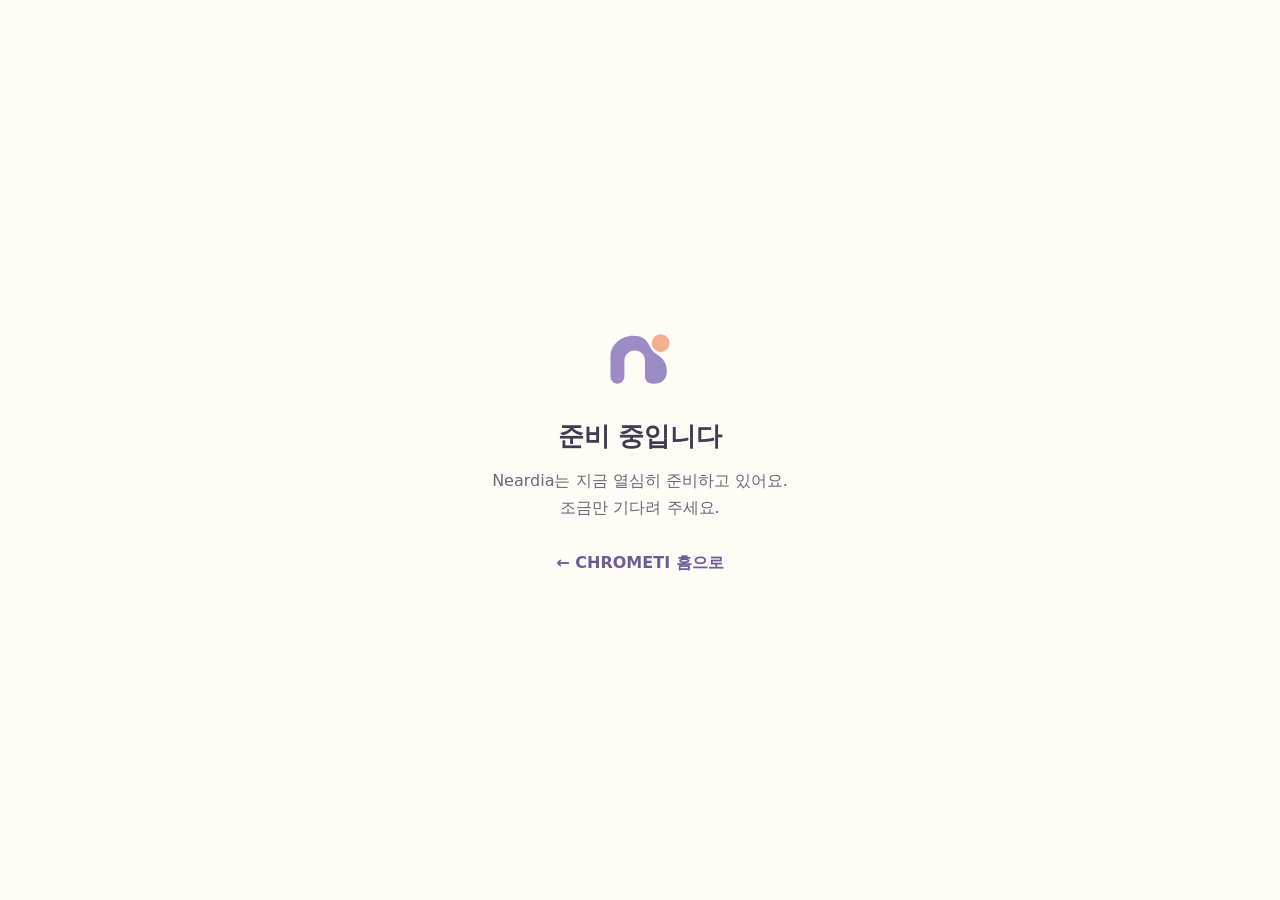
<file: services/neardia.html>
<!doctype html>
<html lang="ko">
<head>
<meta charset="utf-8">
<meta name="viewport" content="width=device-width, initial-scale=1, viewport-fit=cover">
<title>Neardia — 준비 중입니다 | CHROMETI</title>
<meta name="robots" content="noindex, nofollow, noarchive">
<meta name="description" content="Neardia는 지금 준비 중입니다.">
<meta name="theme-color" content="#fffbf6">
<link rel="icon" href="../assets/neardia/brand/favicon/favicon.ico?v=neardia-1" sizes="any">
<link rel="icon" type="image/svg+xml" href="../assets/neardia/brand/favicon/favicon.svg?v=neardia-1">
<link rel="apple-touch-icon" href="../assets/neardia/brand/favicon/apple-touch-icon.png?v=neardia-1">
<style>
:root{--bg:#fffbf6;--fg:#433a4f;--muted:#6f6675;--accent:#6f5c94}
*{box-sizing:border-box}
html,body{height:100%}
body{margin:0;background:var(--bg);color:var(--fg);font-family:"Apple SD Gothic Neo","Noto Sans KR","Malgun Gothic",system-ui,sans-serif;word-break:keep-all;display:flex;align-items:center;justify-content:center;padding:24px 16px;text-align:center;line-height:1.7}
main{max-width:420px}
img{width:72px;height:72px;margin:0 auto 20px;display:block}
h1{font-size:1.6rem;margin:0 0 8px}
p{color:var(--muted);margin:0 0 28px}
a{color:var(--accent);font-weight:600;text-decoration:none}
a:hover,a:focus-visible{text-decoration:underline}
</style>
</head>
<body>
<main>
  <img src="../assets/neardia/brand/vector/neardia-symbol.svg" alt="">
  <h1>준비 중입니다</h1>
  <p>Neardia는 지금 열심히 준비하고 있어요.<br>조금만 기다려 주세요.</p>
  <a href="../">← CHROMETI 홈으로</a>
</main>
</body>
</html>
</file>
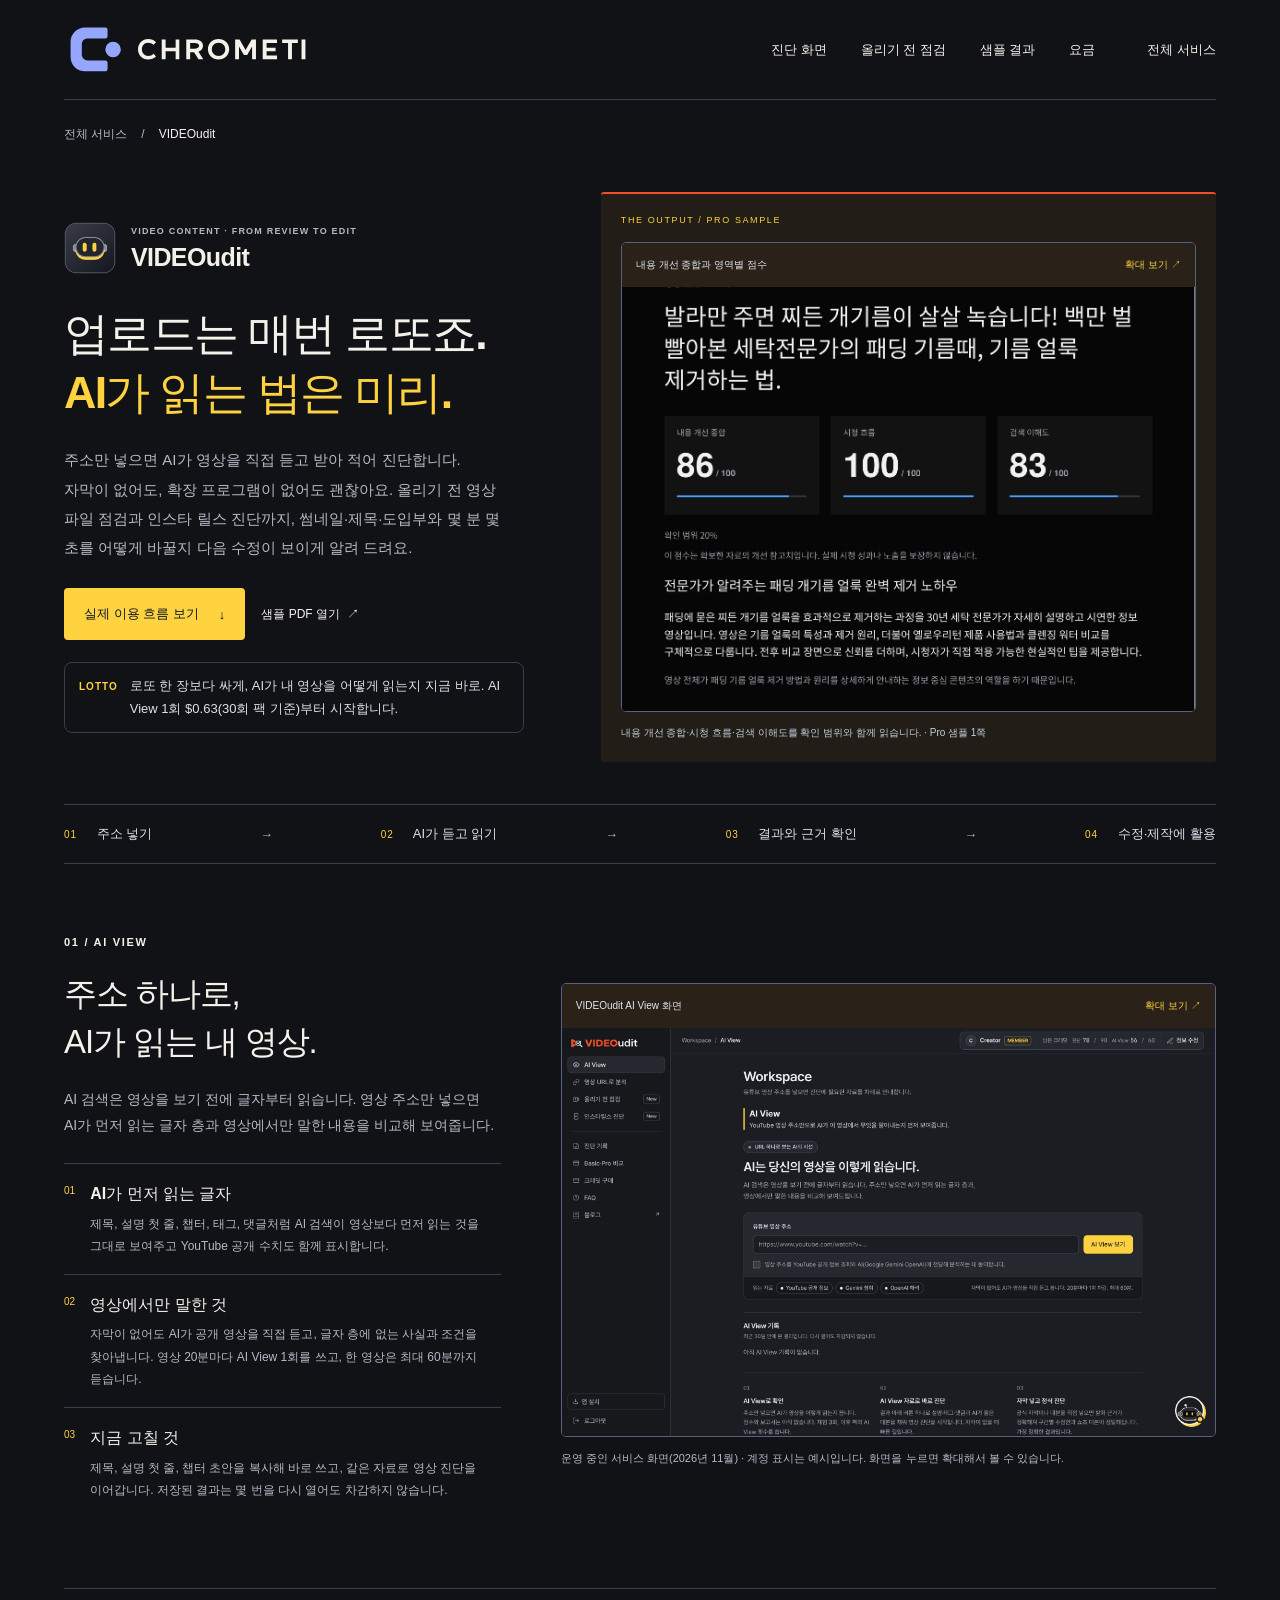
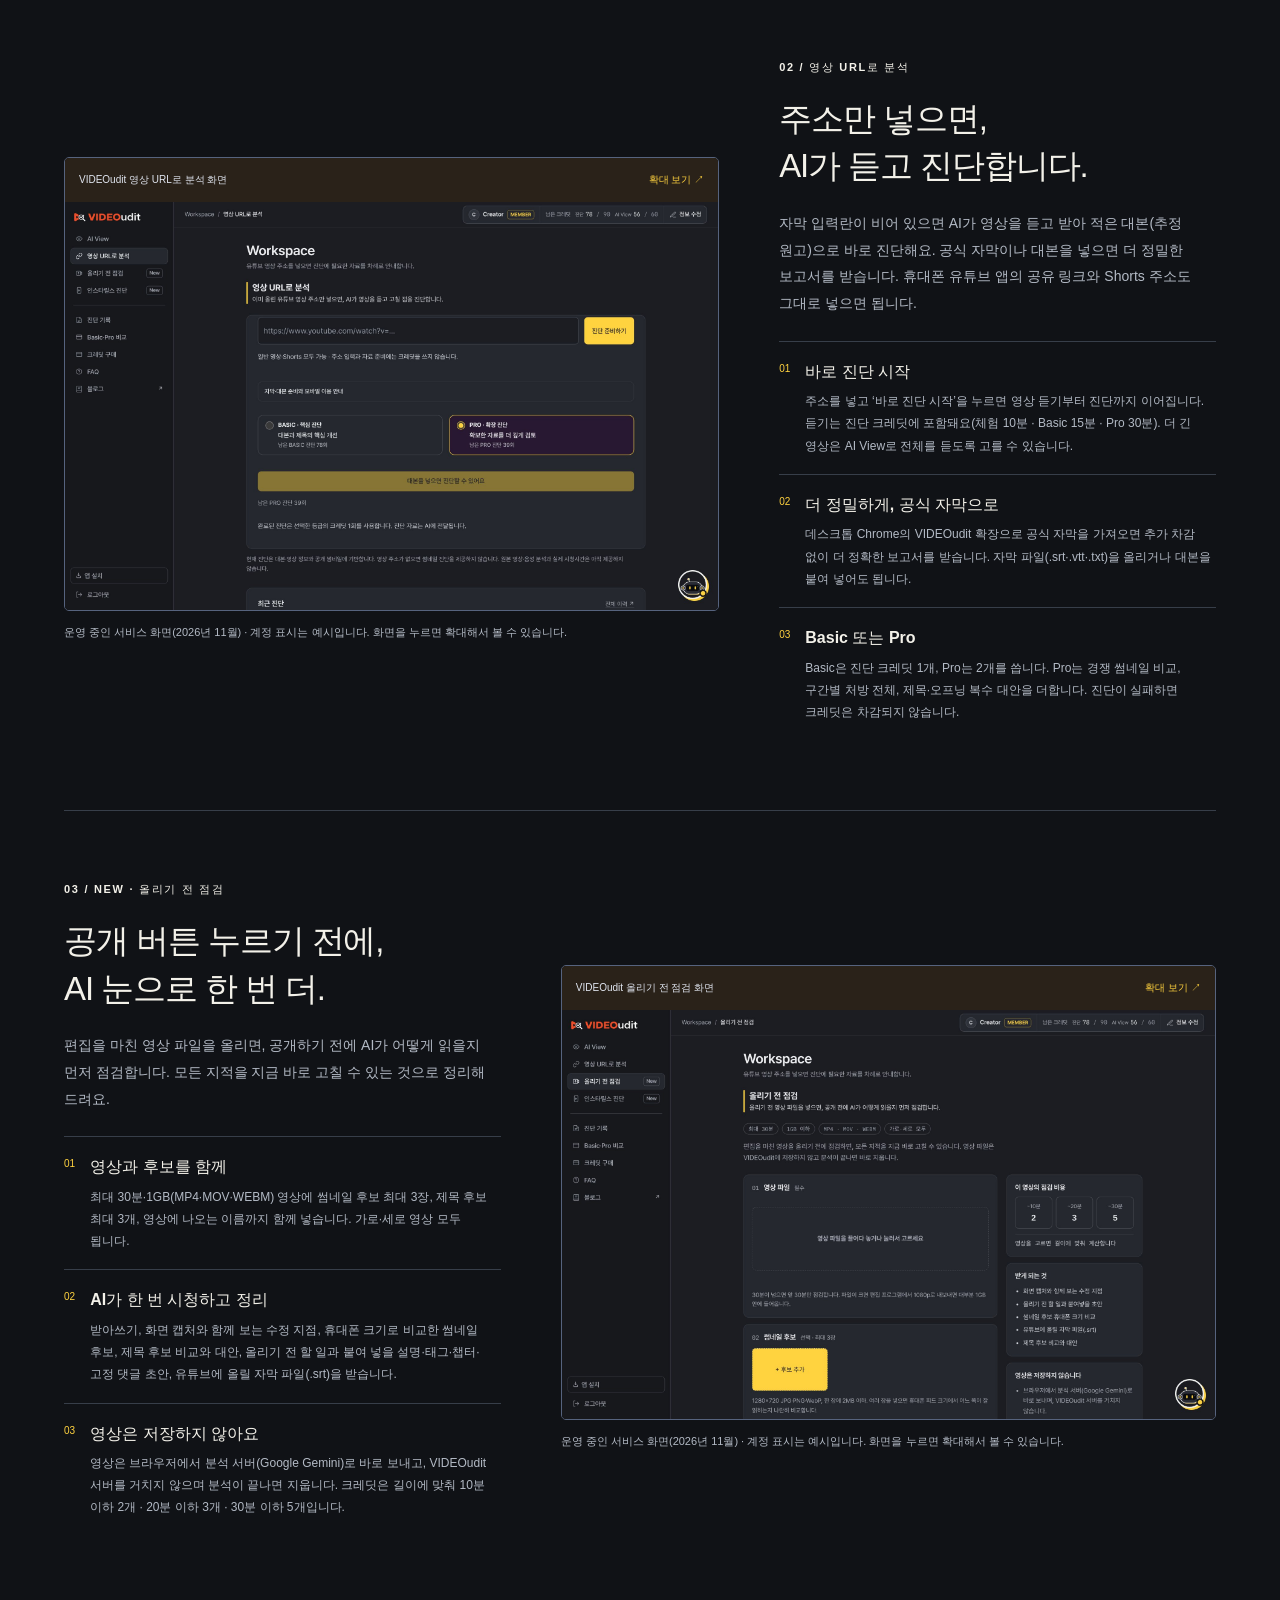
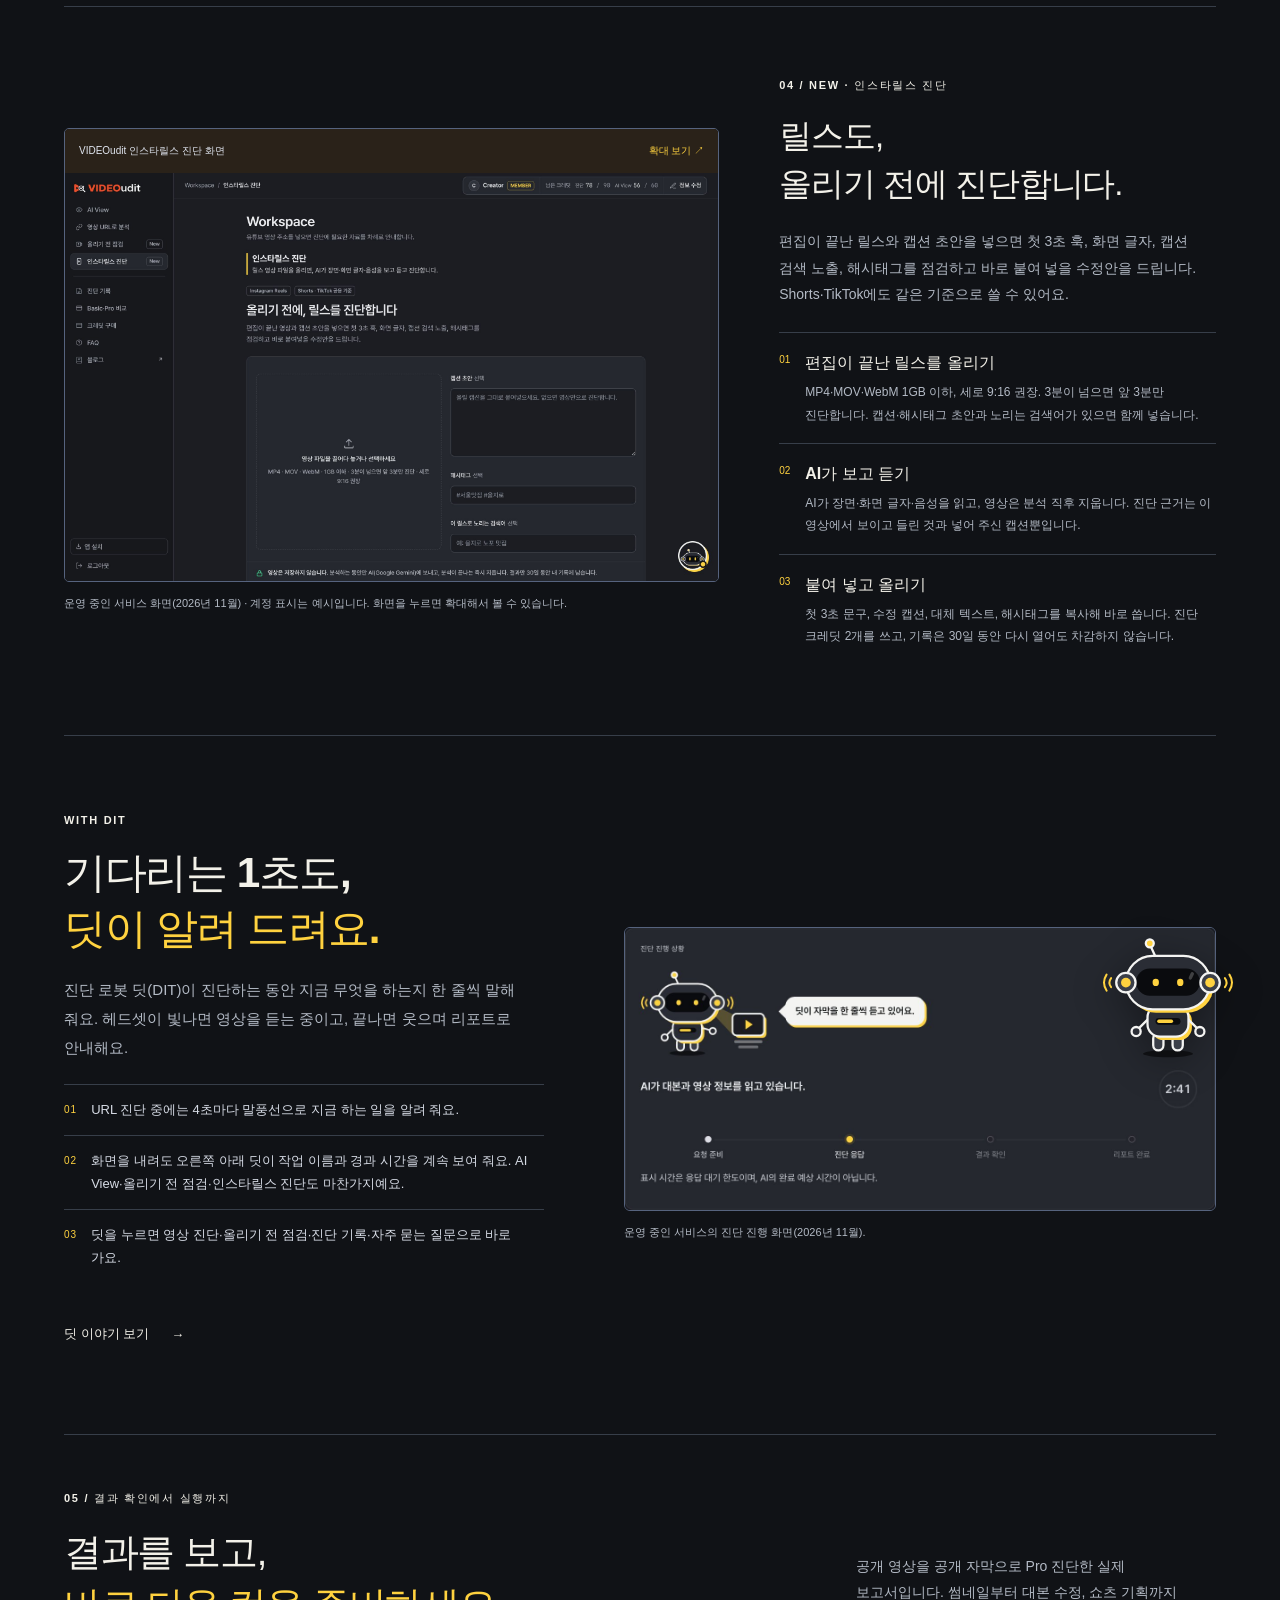
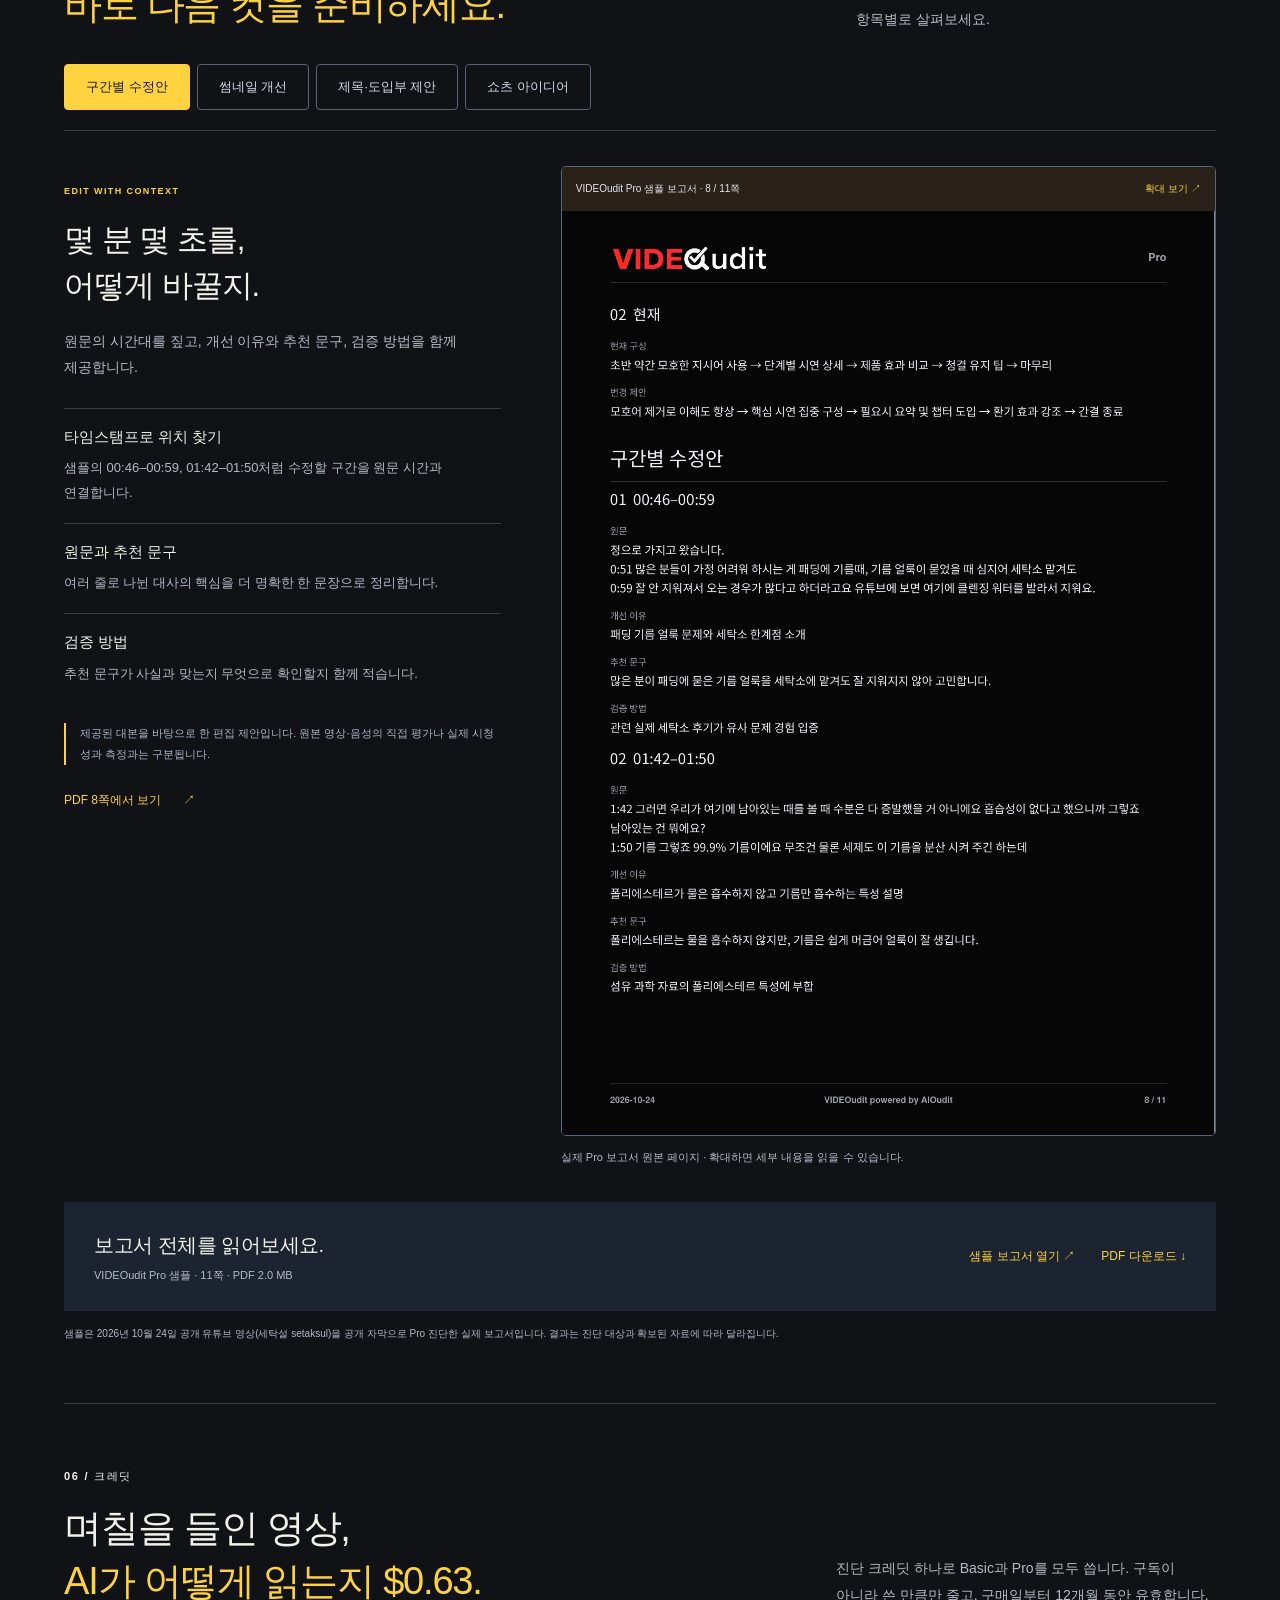
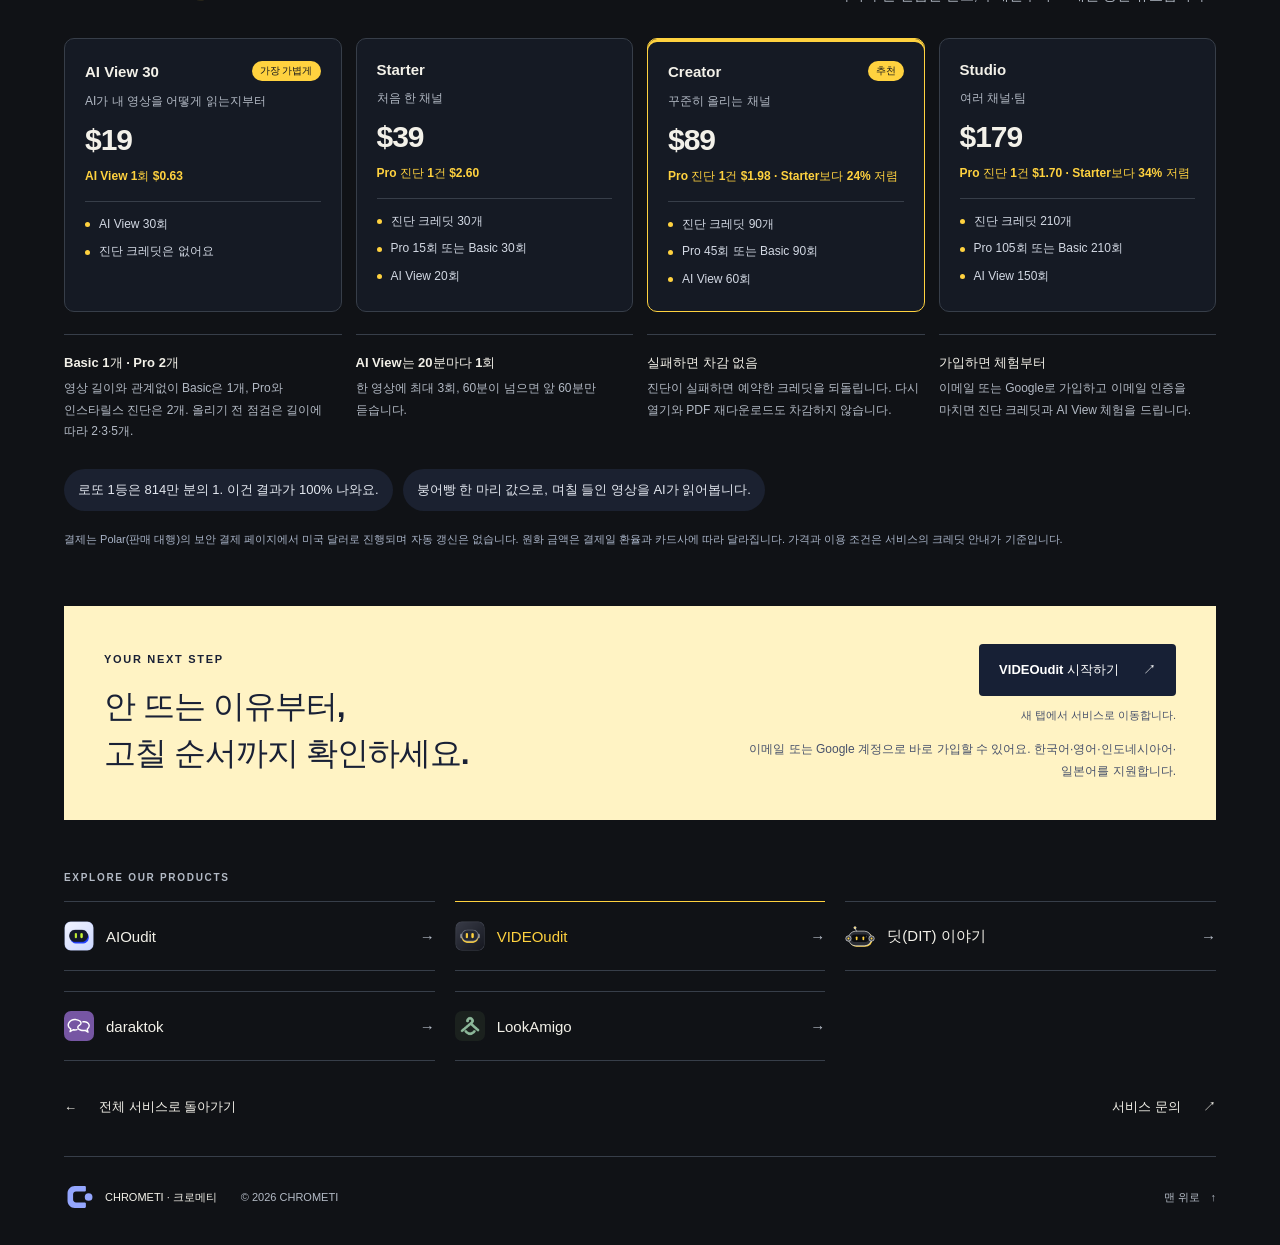
<file: services/videoudit.html>
<!doctype html>
<html lang="ko">
<head>
  <meta charset="utf-8">
  <meta name="viewport" content="width=device-width, initial-scale=1">
  <meta name="theme-color" content="#101216">
  <title>VIDEOudit — AI가 읽는 유튜브·릴스 진단 | CHROMETI</title>
  <meta name="description" content="주소만 넣으면 AI가 영상을 직접 듣고 진단합니다. 올리기 전 영상 파일 점검, 인스타릴스 진단, 썸네일·제목·도입부·구간별 수정안까지. AI View 1회 $0.63부터.">
  <meta property="og:type" content="website">
  <meta property="og:locale" content="ko_KR">
  <meta property="og:site_name" content="CHROMETI · 크로메티">
  <meta property="og:title" content="VIDEOudit — 업로드는 매번 로또죠. AI가 어떻게 읽는지는 미리.">
  <meta property="og:description" content="주소만 넣으면 AI가 영상을 직접 듣고 진단합니다. 올리기 전 영상 점검과 인스타릴스 진단까지, 다음 수정이 보이게.">
  <meta property="og:url" content="https://chrometi.com/services/videoudit.html">
  <link rel="canonical" href="https://chrometi.com/services/videoudit.html">
  <meta name="twitter:card" content="summary">
  <link rel="icon" href="../assets/videoudit-favicon.ico?v=20261108-dit" sizes="any">
  <link rel="icon" type="image/png" sizes="16x16" href="../assets/videoudit-favicon-16.png?v=20261108-dit">
  <link rel="icon" type="image/png" sizes="32x32" href="../assets/videoudit-favicon-32.png?v=20261108-dit">
  <link rel="apple-touch-icon" sizes="180x180" href="../apple-touch-icon.png?v=chrometi-1">
  <link rel="manifest" href="../site.webmanifest?v=chrometi-1">
  <link rel="stylesheet" href="../styles.css?v=services-2">
  <link rel="stylesheet" href="../service.css?v=reports-1">
  <script src="../site.js?v=services-1" defer></script>
  <script src="../service-preview.js?v=reports-1" defer></script>
  <link rel="stylesheet" href="../report-stories.css?v=reports-2610">
  <link rel="stylesheet" href="../dit.css?v=dit-1">
  <script src="../report-stories.js?v=reports-2610" defer></script>
</head>
<body class="service-page service-videoudit">
  <a class="skip-link" href="#main">본문으로 이동</a>
  <div class="page" id="top" tabindex="-1">
    <header class="header">
      <a class="wordmark" href="../index.html" aria-label="크로메티 홈으로"><img src="../assets/chrometi-logo-on-dark.svg" alt="CHROMETI" width="1213" height="282"></a>
      <nav class="nav" aria-label="주 메뉴"><a href="#screen">진단 화면</a><a href="#precheck">올리기 전 점검</a><a href="#report">샘플 결과</a><a href="#pricing">요금</a><a href="../index.html#products">전체 서비스</a></nav>
    </header>
    <main id="main" tabindex="-1">
      <nav class="breadcrumb" aria-label="현재 위치"><a href="../index.html#products">전체 서비스</a><span aria-hidden="true">/</span><span aria-current="page">VIDEOudit</span></nav>
<section class="work-hero" aria-labelledby="service-title"><div><div class="service-identity"><img src="../assets/videoudit.png?v=20261108-dit" alt="" width="52" height="52"><div><p class="eyebrow">VIDEO CONTENT · FROM REVIEW TO EDIT</p><p class="service-name">VIDEOudit</p></div></div><h1 id="service-title">업로드는 매번 로또죠.<br><em>AI가 읽는 법은 미리.</em></h1><p class="service-lead">주소만 넣으면 AI가 영상을 직접 듣고 받아 적어 진단합니다. 자막이 없어도, 확장 프로그램이 없어도 괜찮아요. 올리기 전 영상 파일 점검과 인스타 릴스 진단까지, 썸네일·제목·도입부와 몇 분 몇 초를 어떻게 바꿀지 다음 수정이 보이게 알려 드려요.</p><div class="hero-actions"><a href="#screen" class="button">실제 이용 흐름 보기 <span aria-hidden="true">↓</span></a><a class="text-link" href="../assets/reports/videoudit-pro-sample.pdf" target="_blank" rel="noopener">샘플 PDF 열기 <span aria-hidden="true">↗</span></a></div><p class="price-hook"><b>LOTTO</b><span>로또 한 장보다 싸게, AI가 내 영상을 어떻게 읽는지 지금 바로. AI View 1회 $0.63(30회 팩 기준)부터 시작합니다.</span></p></div><div class="hero-evidence"><p class="evidence-kicker">THE OUTPUT / PRO SAMPLE</p><figure class="evidence-figure report-hero"><a href="../assets/reports/videoudit-2610-p01.png" data-screen-preview data-preview-title="내용 개선 종합과 영역별 점수" aria-label="내용 개선 종합과 영역별 점수 확대 보기" target="_blank" rel="noopener"><span class="evidence-toolbar"><span>내용 개선 종합과 영역별 점수</span><span>확대 보기 ↗</span></span><span class="evidence-image"><img src="../assets/reports/videoudit-2610-p01.png" width="1241" height="1754" alt="내용 개선 종합·시청 흐름·검색 이해도를 확인 범위와 함께 읽습니다. · Pro 샘플 1쪽" fetchpriority="high"></span></a></figure><p class="evidence-caption">내용 개선 종합·시청 흐름·검색 이해도를 확인 범위와 함께 읽습니다. · Pro 샘플 1쪽</p></div></section>
<div class="journey-line" aria-label="서비스 이용 흐름"><span><b>01</b> 주소 넣기</span><i aria-hidden="true">→</i><span><b>02</b> AI가 듣고 읽기</span><i aria-hidden="true">→</i><span><b>03</b> 결과와 근거 확인</span><i aria-hidden="true">→</i><span><b>04</b> 수정·제작에 활용</span></div>
<section class="input-story" id="screen" tabindex="-1" aria-labelledby="screen-title"><div class="input-copy"><p class="eyebrow">01 / AI View</p><h2 id="screen-title">주소 하나로,<br>AI가 읽는 내 영상.</h2><p class="section-intro">AI 검색은 영상을 보기 전에 글자부터 읽습니다. 영상 주소만 넣으면 AI가 먼저 읽는 글자 층과 영상에서만 말한 내용을 비교해 보여줍니다.</p><ol class="input-steps"><li><b>01</b><div><h3>AI가 먼저 읽는 글자</h3><p>제목, 설명 첫 줄, 챕터, 태그, 댓글처럼 AI 검색이 영상보다 먼저 읽는 것을 그대로 보여주고 YouTube 공개 수치도 함께 표시합니다.</p></div></li><li><b>02</b><div><h3>영상에서만 말한 것</h3><p>자막이 없어도 AI가 공개 영상을 직접 듣고, 글자 층에 없는 사실과 조건을 찾아냅니다. 영상 20분마다 AI View 1회를 쓰고, 한 영상은 최대 60분까지 듣습니다.</p></div></li><li><b>03</b><div><h3>지금 고칠 것</h3><p>제목, 설명 첫 줄, 챕터 초안을 복사해 바로 쓰고, 같은 자료로 영상 진단을 이어갑니다. 저장된 결과는 몇 번을 다시 열어도 차감하지 않습니다.</p></div></li></ol></div><div class="input-evidence"><figure class="evidence-figure dashboard-evidence"><a href="../assets/screens/videoudit-ai-view-2611.jpg" data-screen-preview data-preview-title="VIDEOudit AI View 화면" aria-label="VIDEOudit AI View 화면 확대 보기" target="_blank" rel="noopener"><span class="evidence-toolbar"><span>VIDEOudit AI View 화면</span><span>확대 보기 ↗</span></span><span class="evidence-image"><img src="../assets/screens/videoudit-ai-view-2611.jpg" width="2160" height="1350" alt="VIDEOudit AI View 화면. 유튜브 영상 주소 입력란, 분석 동의, 읽는 자료(YouTube 공개 정보·Gemini 청취·OpenAI 해석) 표시와 AI View 기록." loading="lazy"></span></a></figure><p class="evidence-caption">운영 중인 서비스 화면(2026년 11월) · 계정 표시는 예시입니다. 화면을 누르면 확대해서 볼 수 있습니다.</p></div></section>
<section class="input-story is-reversed" id="deep" tabindex="-1" aria-labelledby="deep-title"><div class="input-copy"><p class="eyebrow">02 / 영상 URL로 분석</p><h2 id="deep-title">주소만 넣으면,<br>AI가 듣고 진단합니다.</h2><p class="section-intro">자막 입력란이 비어 있으면 AI가 영상을 듣고 받아 적은 대본(추정 원고)으로 바로 진단해요. 공식 자막이나 대본을 넣으면 더 정밀한 보고서를 받습니다. 휴대폰 유튜브 앱의 공유 링크와 Shorts 주소도 그대로 넣으면 됩니다.</p><ol class="input-steps"><li><b>01</b><div><h3>바로 진단 시작</h3><p>주소를 넣고 ‘바로 진단 시작’을 누르면 영상 듣기부터 진단까지 이어집니다. 듣기는 진단 크레딧에 포함돼요(체험 10분 · Basic 15분 · Pro 30분). 더 긴 영상은 AI View로 전체를 듣도록 고를 수 있습니다.</p></div></li><li><b>02</b><div><h3>더 정밀하게, 공식 자막으로</h3><p>데스크톱 Chrome의 VIDEOudit 확장으로 공식 자막을 가져오면 추가 차감 없이 더 정확한 보고서를 받습니다. 자막 파일(.srt·.vtt·.txt)을 올리거나 대본을 붙여 넣어도 됩니다.</p></div></li><li><b>03</b><div><h3>Basic 또는 Pro</h3><p>Basic은 진단 크레딧 1개, Pro는 2개를 씁니다. Pro는 경쟁 썸네일 비교, 구간별 처방 전체, 제목·오프닝 복수 대안을 더합니다. 진단이 실패하면 크레딧은 차감되지 않습니다.</p></div></li></ol></div><div class="input-evidence"><figure class="evidence-figure dashboard-evidence"><a href="../assets/screens/videoudit-url-2611.jpg" data-screen-preview data-preview-title="VIDEOudit 영상 URL로 분석 화면" aria-label="VIDEOudit 영상 URL로 분석 화면 확대 보기" target="_blank" rel="noopener"><span class="evidence-toolbar"><span>VIDEOudit 영상 URL로 분석 화면</span><span>확대 보기 ↗</span></span><span class="evidence-image"><img src="../assets/screens/videoudit-url-2611.jpg" width="2160" height="1350" alt="VIDEOudit 영상 URL로 분석 화면. 유튜브 주소 입력과 진단 준비 버튼, Basic·Pro 등급 선택과 남은 진단 횟수." loading="lazy"></span></a></figure><p class="evidence-caption">운영 중인 서비스 화면(2026년 11월) · 계정 표시는 예시입니다. 화면을 누르면 확대해서 볼 수 있습니다.</p></div></section>
<section class="input-story" id="precheck" tabindex="-1" aria-labelledby="precheck-title"><div class="input-copy"><p class="eyebrow">03 / NEW · 올리기 전 점검</p><h2 id="precheck-title">공개 버튼 누르기 전에,<br>AI 눈으로 한 번 더.</h2><p class="section-intro">편집을 마친 영상 파일을 올리면, 공개하기 전에 AI가 어떻게 읽을지 먼저 점검합니다. 모든 지적을 지금 바로 고칠 수 있는 것으로 정리해 드려요.</p><ol class="input-steps"><li><b>01</b><div><h3>영상과 후보를 함께</h3><p>최대 30분·1GB(MP4·MOV·WEBM) 영상에 썸네일 후보 최대 3장, 제목 후보 최대 3개, 영상에 나오는 이름까지 함께 넣습니다. 가로·세로 영상 모두 됩니다.</p></div></li><li><b>02</b><div><h3>AI가 한 번 시청하고 정리</h3><p>받아쓰기, 화면 캡처와 함께 보는 수정 지점, 휴대폰 크기로 비교한 썸네일 후보, 제목 후보 비교와 대안, 올리기 전 할 일과 붙여 넣을 설명·태그·챕터·고정 댓글 초안, 유튜브에 올릴 자막 파일(.srt)을 받습니다.</p></div></li><li><b>03</b><div><h3>영상은 저장하지 않아요</h3><p>영상은 브라우저에서 분석 서버(Google Gemini)로 바로 보내고, VIDEOudit 서버를 거치지 않으며 분석이 끝나면 지웁니다. 크레딧은 길이에 맞춰 10분 이하 2개 · 20분 이하 3개 · 30분 이하 5개입니다.</p></div></li></ol></div><div class="input-evidence"><figure class="evidence-figure dashboard-evidence"><a href="../assets/screens/videoudit-precheck-2611.jpg" data-screen-preview data-preview-title="VIDEOudit 올리기 전 점검 화면" aria-label="VIDEOudit 올리기 전 점검 화면 확대 보기" target="_blank" rel="noopener"><span class="evidence-toolbar"><span>VIDEOudit 올리기 전 점검 화면</span><span>확대 보기 ↗</span></span><span class="evidence-image"><img src="../assets/screens/videoudit-precheck-2611.jpg" width="2160" height="1350" alt="VIDEOudit 올리기 전 점검 화면. 영상 파일 올리기, 썸네일 후보 추가, 길이별 점검 비용과 받게 되는 것 목록." loading="lazy"></span></a></figure><p class="evidence-caption">운영 중인 서비스 화면(2026년 11월) · 계정 표시는 예시입니다. 화면을 누르면 확대해서 볼 수 있습니다.</p></div></section>
<section class="input-story is-reversed" id="reels" tabindex="-1" aria-labelledby="reels-title"><div class="input-copy"><p class="eyebrow">04 / NEW · 인스타릴스 진단</p><h2 id="reels-title">릴스도,<br>올리기 전에 진단합니다.</h2><p class="section-intro">편집이 끝난 릴스와 캡션 초안을 넣으면 첫 3초 훅, 화면 글자, 캡션 검색 노출, 해시태그를 점검하고 바로 붙여 넣을 수정안을 드립니다. Shorts·TikTok에도 같은 기준으로 쓸 수 있어요.</p><ol class="input-steps"><li><b>01</b><div><h3>편집이 끝난 릴스를 올리기</h3><p>MP4·MOV·WebM 1GB 이하, 세로 9:16 권장. 3분이 넘으면 앞 3분만 진단합니다. 캡션·해시태그 초안과 노리는 검색어가 있으면 함께 넣습니다.</p></div></li><li><b>02</b><div><h3>AI가 보고 듣기</h3><p>AI가 장면·화면 글자·음성을 읽고, 영상은 분석 직후 지웁니다. 진단 근거는 이 영상에서 보이고 들린 것과 넣어 주신 캡션뿐입니다.</p></div></li><li><b>03</b><div><h3>붙여 넣고 올리기</h3><p>첫 3초 문구, 수정 캡션, 대체 텍스트, 해시태그를 복사해 바로 씁니다. 진단 크레딧 2개를 쓰고, 기록은 30일 동안 다시 열어도 차감하지 않습니다.</p></div></li></ol></div><div class="input-evidence"><figure class="evidence-figure dashboard-evidence"><a href="../assets/screens/videoudit-reels-2611.jpg" data-screen-preview data-preview-title="VIDEOudit 인스타릴스 진단 화면" aria-label="VIDEOudit 인스타릴스 진단 화면 확대 보기" target="_blank" rel="noopener"><span class="evidence-toolbar"><span>VIDEOudit 인스타릴스 진단 화면</span><span>확대 보기 ↗</span></span><span class="evidence-image"><img src="../assets/screens/videoudit-reels-2611.jpg" width="2160" height="1350" alt="VIDEOudit 인스타릴스 진단 화면. 영상 파일 올리기, 캡션 초안·해시태그·노리는 검색어 입력." loading="lazy"></span></a></figure><p class="evidence-caption">운영 중인 서비스 화면(2026년 11월) · 계정 표시는 예시입니다. 화면을 누르면 확대해서 볼 수 있습니다.</p></div></section>
<section class="dit-band" id="dit" tabindex="-1" aria-labelledby="dit-title"><div><p class="eyebrow">With DIT</p><h2 id="dit-title">기다리는 1초도,<br><em>딧이 알려 드려요.</em></h2><p class="dit-band-lead">진단 로봇 딧(DIT)이 진단하는 동안 지금 무엇을 하는지 한 줄씩 말해 줘요. 헤드셋이 빛나면 영상을 듣는 중이고, 끝나면 웃으며 리포트로 안내해요.</p><ul class="dit-band-points"><li><b>01</b><span>URL 진단 중에는 4초마다 말풍선으로 지금 하는 일을 알려 줘요.</span></li><li><b>02</b><span>화면을 내려도 오른쪽 아래 딧이 작업 이름과 경과 시간을 계속 보여 줘요. AI View·올리기 전 점검·인스타릴스 진단도 마찬가지예요.</span></li><li><b>03</b><span>딧을 누르면 영상 진단·올리기 전 점검·진단 기록·자주 묻는 질문으로 바로 가요.</span></li></ul><div class="dit-band-actions"><a class="text-link" href="./dit.html">딧 이야기 보기 <span aria-hidden="true">→</span></a></div></div><figure class="dit-shot"><a href="../assets/screens/videoudit-dit-progress-2611.jpg" data-screen-preview data-preview-title="VIDEOudit 진단 진행 화면" aria-label="VIDEOudit 진단 진행 화면 확대 보기" target="_blank" rel="noopener"><img src="../assets/screens/videoudit-dit-progress-2611.jpg" width="1320" height="632" alt="VIDEOudit 진단 진행 카드. 딧이 영상 카드를 비추며 ‘딧이 자막을 한 줄씩 듣고 있어요’라고 말하고, 남은 시간과 4단계 진행 표시가 보입니다." loading="lazy"></a><img class="dit-shot-mascot" src="../assets/dit/dit-video-listening.svg" alt="" width="232" height="226"><figcaption>운영 중인 서비스의 진단 진행 화면(2026년 11월).</figcaption></figure></section>
<section class="report-story" id="report" tabindex="-1" aria-labelledby="report-title"><div class="report-section-heading"><div><p class="eyebrow">05 / 결과 확인에서 실행까지</p><h2 id="report-title">결과를 보고,<br><em>바로 다음 컷을 준비하세요.</em></h2></div><p class="section-intro">공개 영상을 공개 자막으로 Pro 진단한 실제 보고서입니다. 썸네일부터 대본 수정, 쇼츠 기획까지 항목별로 살펴보세요.</p></div><div class="report-tabs" aria-label="샘플 보고서 항목"><button type="button" class="report-tab" data-panel="report-segments" aria-controls="report-segments" aria-pressed="true">구간별 수정안</button><button type="button" class="report-tab" data-panel="report-thumbnail" aria-controls="report-thumbnail" aria-pressed="false">썸네일 개선</button><button type="button" class="report-tab" data-panel="report-titles" aria-controls="report-titles" aria-pressed="false">제목·도입부 제안</button><button type="button" class="report-tab" data-panel="report-shorts" aria-controls="report-shorts" aria-pressed="false">쇼츠 아이디어</button></div><div class="report-panels"><section id="report-segments" class="report-panel" aria-labelledby="title-report-segments" data-report-panel><div class="report-explanation"><p class="eyebrow">EDIT WITH CONTEXT</p><h3 id="title-report-segments">몇 분 몇 초를,<br>어떻게 바꿀지.</h3><p class="panel-lead">원문의 시간대를 짚고, 개선 이유와 추천 문구, 검증 방법을 함께 제공합니다.</p><dl><div><dt>타임스탬프로 위치 찾기</dt><dd>샘플의 00:46–00:59, 01:42–01:50처럼 수정할 구간을 원문 시간과 연결합니다.</dd></div><div><dt>원문과 추천 문구</dt><dd>여러 줄로 나뉜 대사의 핵심을 더 명확한 한 문장으로 정리합니다.</dd></div><div><dt>검증 방법</dt><dd>추천 문구가 사실과 맞는지 무엇으로 확인할지 함께 적습니다.</dd></div></dl><p class="sample-note">제공된 대본을 바탕으로 한 편집 제안입니다. 원본 영상·음성의 직접 평가나 실제 시청 성과 측정과는 구분됩니다.</p><a class="text-link" href="../assets/reports/videoudit-pro-sample.pdf#page=8" target="_blank" rel="noopener">PDF 8쪽에서 보기 <span aria-hidden="true">↗</span></a></div><div class="report-page"><figure class="evidence-figure "><a href="../assets/reports/videoudit-2610-p08.png" data-screen-preview data-preview-title="VIDEOudit Pro 샘플 보고서 · 8 / 11쪽" aria-label="VIDEOudit Pro 샘플 보고서 · 8 / 11쪽 확대 보기" target="_blank" rel="noopener"><span class="evidence-toolbar"><span>VIDEOudit Pro 샘플 보고서 · 8 / 11쪽</span><span>확대 보기 ↗</span></span><span class="evidence-image"><img src="../assets/reports/videoudit-2610-p08.png" width="1241" height="1754" alt="VIDEOudit 샘플 보고서의 영상 흐름과 구간별 수정안 페이지" loading="lazy"></span></a></figure><p class="evidence-caption">실제 Pro 보고서 원본 페이지 · 확대하면 세부 내용을 읽을 수 있습니다.</p></div></section><section id="report-thumbnail" class="report-panel" aria-labelledby="title-report-thumbnail" data-report-panel hidden><div class="report-explanation"><p class="eyebrow">THUMBNAIL CHECK</p><h3 id="title-report-thumbnail">작은 화면에서도,<br>한눈에 읽히는지.</h3><p class="panel-lead">썸네일 이미지를 분석해 주제 전달, 글자 가독성, 개선할 점을 정리합니다. 이미지 전송에 동의한 경우에만 실행합니다.</p><dl><div><dt>이미지에서 확인한 점</dt><dd>샘플은 전후 비교와 굵은 글자는 강점으로, 배경과 겹치는 노란 글자는 개선점으로 짚었습니다.</dd></div><div><dt>관련 영상과 비교</dt><dd>Pro는 같은 주제의 참고 영상 썸네일과 나란히 비교합니다.</dd></div><div><dt>개선 참고 점수</dt><dd>썸네일마다 개선 참고 점수를 함께 표시합니다.</dd></div></dl><p class="sample-note">썸네일 점수는 개선 참고치이며 실제 클릭률이나 노출을 보장하지 않습니다.</p><a class="text-link" href="../assets/reports/videoudit-pro-sample.pdf#page=2" target="_blank" rel="noopener">PDF 2쪽에서 보기 <span aria-hidden="true">↗</span></a></div><div class="report-page"><figure class="evidence-figure "><a href="../assets/reports/videoudit-2610-p02.jpg" data-screen-preview data-preview-title="VIDEOudit Pro 샘플 보고서 · 2 / 11쪽" aria-label="VIDEOudit Pro 샘플 보고서 · 2 / 11쪽 확대 보기" target="_blank" rel="noopener"><span class="evidence-toolbar"><span>VIDEOudit Pro 샘플 보고서 · 2 / 11쪽</span><span>확대 보기 ↗</span></span><span class="evidence-image"><img src="../assets/reports/videoudit-2610-p02.jpg" width="1241" height="1754" alt="VIDEOudit 샘플 보고서의 썸네일 개선 페이지" loading="lazy"></span></a></figure><p class="evidence-caption">실제 Pro 보고서 원본 페이지 · 확대하면 세부 내용을 읽을 수 있습니다.</p></div></section><section id="report-titles" class="report-panel" aria-labelledby="title-report-titles" data-report-panel hidden><div class="report-explanation"><p class="eyebrow">TITLE &amp; OPENING</p><h3 id="title-report-titles">제목과 첫 문장,<br>여러 대안으로.</h3><p class="panel-lead">영상 내용에 맞는 제목 후보와 도입부 문장을 제안 이유와 함께 제공합니다.</p><dl><div><dt>제목 제안</dt><dd>샘플은 전문가 경험, 문제와 해결, 비법 공개처럼 방향이 다른 제목 3개를 제안합니다.</dd></div><div><dt>도입부 제안</dt><dd>첫 몇 초에 누가 무엇을 보여줄지 약속하는 문장을 제안합니다.</dd></div><div><dt>영상 흐름</dt><dd>현재 구성과 변경 제안을 나란히 보여줍니다.</dd></div></dl><p class="sample-note">제목·도입부 복수 대안은 Pro에서 제공합니다.</p><a class="text-link" href="../assets/reports/videoudit-pro-sample.pdf#page=7" target="_blank" rel="noopener">PDF 7쪽에서 보기 <span aria-hidden="true">↗</span></a></div><div class="report-page"><figure class="evidence-figure "><a href="../assets/reports/videoudit-2610-p07.png" data-screen-preview data-preview-title="VIDEOudit Pro 샘플 보고서 · 7 / 11쪽" aria-label="VIDEOudit Pro 샘플 보고서 · 7 / 11쪽 확대 보기" target="_blank" rel="noopener"><span class="evidence-toolbar"><span>VIDEOudit Pro 샘플 보고서 · 7 / 11쪽</span><span>확대 보기 ↗</span></span><span class="evidence-image"><img src="../assets/reports/videoudit-2610-p07.png" width="1241" height="1754" alt="VIDEOudit 샘플 보고서의 제목 제안, 도입부 제안, 영상 흐름 페이지" loading="lazy"></span></a></figure><p class="evidence-caption">실제 Pro 보고서 원본 페이지 · 확대하면 세부 내용을 읽을 수 있습니다.</p></div></section><section id="report-shorts" class="report-panel" aria-labelledby="title-report-shorts" data-report-panel hidden><div class="report-explanation"><p class="eyebrow">NEXT CUT</p><h3 id="title-report-shorts">본편에서,<br>쇼츠로 이어질 장면.</h3><p class="panel-lead">본편 안에서 짧게 잘라 쓸 만한 구간을 위치와 함께 찾고, 기획 방향과 구성 대본을 제안합니다.</p><dl><div><dt>위치</dt><dd>샘플은 03:19–03:28 전후 비교 장면을 첫 번째 쇼츠 후보로 골랐습니다.</dd></div><div><dt>기획 방향</dt><dd>이 장면이 왜 짧은 영상에 맞는지 설명합니다.</dd></div><div><dt>구성 대본</dt><dd>촬영·편집에 바로 쓸 수 있는 짧은 대본을 함께 제공합니다.</dd></div></dl><p class="sample-note">쇼츠 아이디어는 본편 대본을 바탕으로 한 기획 제안입니다.</p><a class="text-link" href="../assets/reports/videoudit-pro-sample.pdf#page=10" target="_blank" rel="noopener">PDF 10쪽에서 보기 <span aria-hidden="true">↗</span></a></div><div class="report-page"><figure class="evidence-figure "><a href="../assets/reports/videoudit-2610-p10.png" data-screen-preview data-preview-title="VIDEOudit Pro 샘플 보고서 · 10 / 11쪽" aria-label="VIDEOudit Pro 샘플 보고서 · 10 / 11쪽 확대 보기" target="_blank" rel="noopener"><span class="evidence-toolbar"><span>VIDEOudit Pro 샘플 보고서 · 10 / 11쪽</span><span>확대 보기 ↗</span></span><span class="evidence-image"><img src="../assets/reports/videoudit-2610-p10.png" width="1241" height="1754" alt="VIDEOudit 샘플 보고서의 구간별 수정안과 쇼츠 아이디어 페이지" loading="lazy"></span></a></figure><p class="evidence-caption">실제 Pro 보고서 원본 페이지 · 확대하면 세부 내용을 읽을 수 있습니다.</p></div></section></div><div class="sample-download"><div><h3>보고서 전체를 읽어보세요.</h3><p>VIDEOudit Pro 샘플 · 11쪽 · PDF 2.0 MB</p></div><div><a href="../assets/reports/videoudit-pro-sample.pdf" target="_blank" rel="noopener" class="text-link">샘플 보고서 열기 ↗</a><a href="../assets/reports/videoudit-pro-sample.pdf" download="VIDEOudit-Pro-Sample.pdf" class="text-link">PDF 다운로드 ↓</a></div></div><p class="sample-context">샘플은 2026년 10월 24일 공개 유튜브 영상(세탁설 setaksul)을 공개 자막으로 Pro 진단한 실제 보고서입니다. 결과는 진단 대상과 확보된 자료에 따라 달라집니다.</p></section>
<section class="price-story" id="pricing" tabindex="-1" aria-labelledby="pricing-title"><div class="price-heading"><div><p class="eyebrow">06 / 크레딧</p><h2 id="pricing-title">며칠을 들인 영상,<br><em>AI가 어떻게 읽는지 $0.63.</em></h2></div><p class="section-intro">진단 크레딧 하나로 Basic과 Pro를 모두 씁니다. 구독이 아니라 쓴 만큼만 줄고, 구매일부터 12개월 동안 유효합니다.</p></div>
<ol class="price-grid">
<li><p class="price-name">AI View 30 <em>가장 가볍게</em></p><p class="price-for">AI가 내 영상을 어떻게 읽는지부터</p><p class="price-amount">$19</p><p class="price-unit">AI View 1회 $0.63</p><ul><li>AI View 30회</li><li>진단 크레딧은 없어요</li></ul></li>
<li><p class="price-name">Starter</p><p class="price-for">처음 한 채널</p><p class="price-amount">$39</p><p class="price-unit">Pro 진단 1건 $2.60</p><ul><li>진단 크레딧 30개</li><li>Pro 15회 또는 Basic 30회</li><li>AI View 20회</li></ul></li>
<li class="is-pick"><p class="price-name">Creator <em>추천</em></p><p class="price-for">꾸준히 올리는 채널</p><p class="price-amount">$89</p><p class="price-unit">Pro 진단 1건 $1.98 · Starter보다 24% 저렴</p><ul><li>진단 크레딧 90개</li><li>Pro 45회 또는 Basic 90회</li><li>AI View 60회</li></ul></li>
<li><p class="price-name">Studio</p><p class="price-for">여러 채널·팀</p><p class="price-amount">$179</p><p class="price-unit">Pro 진단 1건 $1.70 · Starter보다 34% 저렴</p><ul><li>진단 크레딧 210개</li><li>Pro 105회 또는 Basic 210회</li><li>AI View 150회</li></ul></li>
</ol>
<ul class="price-rules"><li><b>Basic 1개 · Pro 2개</b>영상 길이와 관계없이 Basic은 1개, Pro와 인스타릴스 진단은 2개. 올리기 전 점검은 길이에 따라 2·3·5개.</li><li><b>AI View는 20분마다 1회</b>한 영상에 최대 3회, 60분이 넘으면 앞 60분만 듣습니다.</li><li><b>실패하면 차감 없음</b>진단이 실패하면 예약한 크레딧을 되돌립니다. 다시 열기와 PDF 재다운로드도 차감하지 않습니다.</li><li><b>가입하면 체험부터</b>이메일 또는 Google로 가입하고 이메일 인증을 마치면 진단 크레딧과 AI View 체험을 드립니다.</li></ul>
<div class="price-lines"><p>로또 1등은 814만 분의 1. 이건 결과가 100% 나와요.</p><p>붕어빵 한 마리 값으로, 며칠 들인 영상을 AI가 읽어봅니다.</p></div>
<p class="price-note">결제는 Polar(판매 대행)의 보안 결제 페이지에서 미국 달러로 진행되며 자동 갱신은 없습니다. 원화 금액은 결제일 환율과 카드사에 따라 달라집니다. 가격과 이용 조건은 서비스의 크레딧 안내가 기준입니다.</p></section>
<section class="service-cta" aria-labelledby="cta-title"><div><p class="eyebrow">Your next step</p><h2 id="cta-title">안 뜨는 이유부터,<br>고칠 순서까지 확인하세요.</h2></div><div class="service-cta-action"><a class="button service-launch" href="https://videoudit.com" target="_blank" rel="noopener noreferrer" aria-label="VIDEOudit 서비스 새 탭에서 열기">VIDEOudit 시작하기 <span aria-hidden="true">↗</span></a><p class="new-tab-note">새 탭에서 서비스로 이동합니다.</p><p class="access-note">이메일 또는 Google 계정으로 바로 가입할 수 있어요. 한국어·영어·인도네시아어·일본어를 지원합니다.</p></div></section>
<nav class="service-switch" aria-label="서비스 소개 둘러보기"><p class="eyebrow">Explore our products</p><div><a href="./aioaudit.html"><img src="../assets/aioaudit.png?v=20261108-dit" width="30" height="30" alt=""><span>AIOudit</span><span aria-hidden="true">→</span></a><a href="./videoudit.html" aria-current="page"><img src="../assets/videoudit.png?v=20261108-dit" width="30" height="30" alt=""><span>VIDEOudit</span><span aria-hidden="true">→</span></a><a href="./dit.html"><img src="../assets/dit/dit-video-head.svg" width="30" height="30" alt=""><span>딧(DIT) 이야기</span><span aria-hidden="true">→</span></a><a href="./daraktok.html"><img src="../assets/daraktok/favicon.svg" width="30" height="30" alt=""><span>daraktok</span><span aria-hidden="true">→</span></a><a href="./lookamigo.html"><img src="../assets/lookamigo.png" width="30" height="30" alt=""><span>LookAmigo</span><span aria-hidden="true">→</span></a></div></nav>
      <div class="service-bottom"><a class="text-link" href="../index.html#products"><span aria-hidden="true">←</span> 전체 서비스로 돌아가기</a><a class="text-link" href="mailto:help@chrometi.com" target="_blank" rel="noopener noreferrer">서비스 문의 <span aria-hidden="true">↗</span></a></div>
    </main>
    <footer class="footer"><div><span class="footer-brand"><img src="../assets/chrometi-symbol.svg" alt="" width="32" height="32">CHROMETI · 크로메티</span><span class="copyright">© 2026 CHROMETI</span></div><a href="#top">맨 위로 <span aria-hidden="true">↑</span></a></footer>
  </div>
<dialog class="screen-dialog" aria-labelledby="preview-title" aria-describedby="preview-description"><div class="dialog-toolbar"><div><h2 id="preview-title">서비스 화면 미리보기</h2><p id="preview-description">진단 화면·샘플 보고서 · 확대 후 가로·세로로 이동하며 살펴보세요.</p></div><div class="dialog-actions"><button type="button" class="zoom-toggle" aria-pressed="false">원본 크기로 확대</button><button type="button" class="dialog-close" autofocus aria-label="미리보기 닫기">닫기 <span aria-hidden="true">×</span></button></div></div><div class="dialog-image-area" tabindex="0" role="region" aria-label="서비스 화면 이미지"><img class="dialog-image" alt=""></div></dialog>
</body>
</html>
</file>
<file: styles.css>
:root{color-scheme:dark;--bg:#101216;--ink:#f3f1e9;--muted:#b3bac5;--line:#373e49;--accent:#a6b8ff;--accent-ink:#111a33;--surface:#191f2b;font-family:-apple-system,BlinkMacSystemFont,'Apple SD Gothic Neo','Noto Sans KR',sans-serif;background:var(--bg);color:var(--ink);font-synthesis:none;text-rendering:optimizeLegibility;-webkit-font-smoothing:antialiased}
*{box-sizing:border-box}
html,body{margin:0;padding:0}
body{min-width:280px}
button,a,summary{-webkit-tap-highlight-color:transparent}
a{color:inherit;text-decoration:none}
a,summary{touch-action:manipulation}
button,summary{font:inherit}
summary,a{cursor:pointer}
p,h1,h2,h3,ul,dl,dd{margin:0}
img{max-width:100%;display:block}
:focus-visible{outline:2px solid var(--accent);outline-offset:6px}
[tabindex='-1']:focus{outline:none}
[id]{scroll-margin-top:28px}
.skip-link{position:absolute;top:-80px;left:20px;padding:14px 20px;background:var(--accent);color:var(--accent-ink);z-index:10}
.skip-link:focus{top:12px}
.page{max-width:1280px;margin:auto;padding:0 64px}
.header{display:flex;align-items:center;justify-content:space-between;gap:28px;min-height:100px;border-bottom:1px solid var(--line)}
.wordmark{display:inline-flex;align-items:center;flex-shrink:0;min-height:48px;padding:8px 0}
.wordmark img{width:248px;height:auto}
.nav{display:flex;align-items:center;gap:34px;font-size:13px;font-weight:500}
.nav a{display:inline-flex;align-items:center;min-height:48px;min-width:44px}
.nav a:hover,.footer a:hover{color:var(--accent)}
.hero{padding:76px 0 64px;display:grid;grid-template-columns:minmax(0,1fr) 175px;gap:30px;align-items:end}
.eyebrow{font-size:11px;font-weight:650;line-height:1.6;letter-spacing:1.7px;text-transform:uppercase}
.hero h1{font-size:clamp(46px,7.2vw,94px);line-height:1.06;font-weight:500;letter-spacing:-3.8px;margin:26px 0 30px;white-space:nowrap}
.hero h1 em{font-family:Georgia,'Times New Roman',serif;font-weight:400;letter-spacing:-2.5px;color:var(--accent)}
.lead{font-size:16px;line-height:1.9;color:var(--muted);word-break:keep-all}
.hero-side{text-align:right;font-size:13px;line-height:1.9;color:var(--muted);padding-bottom:5px}
.button{display:inline-flex;align-items:center;justify-content:center;gap:20px;min-height:52px;padding:14px 20px;margin-top:26px;border-radius:4px;background:var(--accent);color:var(--accent-ink);font-size:13px;font-weight:600}
.button:hover{background:#c3ceff}
.section-label{border-top:1px solid var(--ink);display:flex;justify-content:space-between;gap:20px;padding:20px 0 14px}
.section-label h2,.section-label>span{font-size:11px;font-weight:500;line-height:1.4;letter-spacing:1.1px;text-transform:uppercase}
.section-label>span{color:var(--muted)}
.product{border-bottom:1px solid var(--line)}
.product summary{list-style:none;display:grid;grid-template-columns:52px minmax(0,1fr) minmax(0,1.05fr) 28px;gap:20px;align-items:center;padding:30px 0}
.product summary::-webkit-details-marker{display:none}
.brand-icon{width:52px;height:52px;object-fit:contain;border-radius:12px}
.product h3{font-size:34px;font-weight:550;line-height:1.2;letter-spacing:-1.3px}
.product-description{font-size:14px;line-height:1.7;color:var(--muted);word-break:keep-all}
.toggle-icon{font-size:26px;line-height:1;text-align:center;font-weight:400}
.toggle-icon::before{content:'+'}
.product[open] .toggle-icon::before{content:'−'}
.product[open] summary h3,.product[open] .toggle-icon,.product summary:hover h3{color:var(--accent)}
.product-detail{display:grid;grid-template-columns:minmax(0,1fr) minmax(0,1.05fr);gap:26px;padding:0 48px 30px 72px}
.product-promise{font-size:19px;font-weight:500;line-height:1.65;word-break:keep-all}
.product-detail>div>p{font-size:14px;line-height:1.9;color:var(--muted);word-break:keep-all}
.tags{list-style:none;padding:0;display:flex;gap:8px 20px;flex-wrap:wrap;color:var(--accent);font-size:12px;line-height:1.5;margin-top:15px}
.app-link{display:inline-flex;align-items:center;gap:9px;min-height:48px;margin-top:15px;font-size:13px;font-weight:600}
.app-link small{font-size:11px;font-weight:400;color:var(--muted);margin-left:4px}
.app-link:hover{color:var(--accent)}
.studio{display:grid;grid-template-columns:minmax(0,1fr) minmax(0,1fr);gap:54px;align-items:center;background:var(--surface);padding:42px;margin:54px 0 0}
.next-label{display:inline-block;font-size:10px;letter-spacing:0;font-weight:400;color:var(--muted);margin-left:8px}
.studio h2,.contact h2{font-size:35px;font-weight:500;line-height:1.45;letter-spacing:-1.3px;margin:17px 0 18px;word-break:keep-all}
.studio-intro>p:last-child{font-size:14px;line-height:1.9;color:var(--muted);word-break:keep-all}
.studio-work>div{padding:17px 0;border-bottom:1px solid var(--line)}
.studio-work>div:first-child{padding-top:0}
.studio-work>div:last-child{padding-bottom:0;border-bottom:0}
.studio-work dt{font-size:14px;font-weight:600;margin-bottom:7px}
.studio-work dd{font-size:13px;line-height:1.8;color:var(--muted);word-break:keep-all}
.contact{display:grid;grid-template-columns:minmax(0,1fr) minmax(0,1fr);align-items:center;gap:50px;padding:64px 0 57px}
.contact>div>p:last-child{font-size:13px;color:var(--muted);line-height:1.8}
.contact h2{margin:14px 0 16px}
.contact-action{text-align:right}
.email-link{display:inline-flex;align-items:center;gap:20px;min-height:52px;font-size:clamp(20px,2.5vw,30px);font-weight:500;letter-spacing:-.6px;border-bottom:1px solid var(--accent);color:var(--accent);padding-bottom:8px;margin-bottom:16px}
.email-link span{font-size:23px}
.email-link:hover{color:var(--ink);border-color:var(--ink)}
.contact-action>p{font-size:13px;color:var(--muted);line-height:1.8}
.office{margin-top:23px;font-size:12px;line-height:1.9;font-style:normal;color:var(--muted);word-break:keep-all}
.office span{display:block;color:var(--ink);font-size:11px;letter-spacing:1px;margin-bottom:3px}
.footer{border-top:1px solid var(--line);display:flex;justify-content:space-between;align-items:center;gap:20px;padding:18px 0 26px;font-size:11px;color:var(--muted)}
.footer>div{display:flex;align-items:center;gap:24px;flex-wrap:wrap;line-height:1.6}
.footer-brand{display:inline-flex;align-items:center;gap:9px;color:var(--ink)}
.footer-brand img{width:32px;height:32px;flex-shrink:0}
.footer a{display:inline-flex;align-items:center;gap:10px;min-height:44px;white-space:nowrap}
@media(min-width:1440px){.hero{padding-top:88px;padding-bottom:76px}}
@media(max-width:1000px){.page{padding:0 38px}.hero{grid-template-columns:minmax(0,1fr) 145px;gap:20px;padding-top:58px}.hero h1{font-size:7.2vw;letter-spacing:-2.8px}.hero h1 em{letter-spacing:-2px}.lead{font-size:15px}.product summary{gap:16px;grid-template-columns:48px minmax(0,1fr) minmax(0,1fr) 26px}.brand-icon{width:48px;height:48px}.product h3{font-size:30px}.product-description{font-size:13px}.product-detail{padding-left:64px;padding-right:42px;gap:20px}.product-promise{font-size:17px}.studio{padding:32px;gap:30px}.studio h2,.contact h2{font-size:30px}}
@media(max-width:700px){.page{padding:0 24px}.header{min-height:108px;align-items:flex-start;flex-direction:column;justify-content:center;gap:0;padding:15px 0 6px}.wordmark{padding:0}.wordmark img{width:220px}.nav{font-size:12px;gap:28px}.nav a{min-height:46px}.hero{grid-template-columns:minmax(0,1fr);padding:36px 0 38px;gap:25px}.hero h1{font-size:clamp(36px,11.5vw,76px);letter-spacing:-2.2px;line-height:1.08;margin:23px 0 26px}.hero h1 em{letter-spacing:-1.6px}.lead{font-size:14px}.hero-side{display:flex;justify-content:space-between;align-items:center;gap:18px;text-align:left;padding:0;font-size:12px}.button{margin:0;min-height:52px;font-size:12px;padding:13px 17px;gap:16px}.product summary{grid-template-columns:46px minmax(0,1fr) 25px;gap:7px 14px;padding:26px 0}.brand-icon{grid-column:1;grid-row:1/3;align-self:start;width:46px;height:46px;border-radius:11px}.product h3{grid-column:2;grid-row:1;font-size:30px;letter-spacing:-1.1px}.product-description{grid-column:2;grid-row:2;font-size:12px}.toggle-icon{grid-column:3;grid-row:1/3;font-size:24px}.product-detail{grid-template-columns:minmax(0,1fr);gap:12px;padding:0 0 25px 60px}.product-promise{font-size:17px}.product-promise br{display:none}.product-detail>div>p{font-size:13px}.tags{font-size:11px;gap:8px 15px}.app-link{font-size:12px;margin-top:10px}.studio{grid-template-columns:minmax(0,1fr);gap:28px;margin-top:34px;padding:28px 24px}.studio h2{font-size:29px}.studio-intro>p:last-child{font-size:13px}.studio-work>div{padding:16px 0}.contact{grid-template-columns:minmax(0,1fr);gap:22px;padding:45px 0 36px}.contact h2{font-size:30px;margin:13px 0}.contact-action{text-align:left}.email-link{font-size:24px;gap:25px;margin-bottom:12px}.footer>div{align-items:flex-start;flex-direction:column;gap:4px}.footer{padding:16px 0 22px}.desktop-break{display:none}}
@media(max-width:360px){.page{padding:0 18px}.hero h1{font-size:11.3vw;letter-spacing:-1.7px}.hero h1 em{letter-spacing:-1.1px}.eyebrow{font-size:10px;letter-spacing:1.2px}.product summary{grid-template-columns:40px minmax(0,1fr) 22px;gap:7px 12px}.brand-icon{width:40px;height:40px;border-radius:9px}.product h3{font-size:27px}.product-detail{padding-left:0}.section-label h2,.section-label>span{font-size:10px;letter-spacing:.7px}.studio{padding:25px 20px}.studio h2,.contact h2{font-size:27px}.next-label{font-size:10px;margin-left:5px}.email-link{font-size:22px}}
@media(prefers-reduced-motion:reduce){*{scroll-behavior:auto!important}}
@media print{.page{padding:0;max-width:none}.nav,.hero-side,.app-link,.footer a{display:none}.product-detail{display:grid!important}.hero{padding:28px 0}.studio{margin-top:28px}.contact{padding:28px 0}}

.product-entry{display:grid;grid-template-columns:56px minmax(0,1fr) minmax(0,1.1fr) auto;align-items:center;gap:22px;padding:32px 0;border-bottom:1px solid var(--line)}
.product-entry-icon{width:56px;height:56px;object-fit:contain;border-radius:12px}
.product-entry-name h3{font-size:32px;font-weight:550;line-height:1.25;letter-spacing:-1px}
.product-entry-name>span{display:block;font-size:10px;line-height:1.5;color:var(--muted);margin-top:6px;letter-spacing:.5px}
.product-entry>p{font-size:14px;line-height:1.8;color:var(--muted);word-break:keep-all}
.product-entry-action{display:inline-flex;align-items:center;gap:16px;font-size:12px;white-space:nowrap}
.product-entry-action>span{font-size:22px;color:var(--accent)}
.product-entry:hover h3,.product-entry:focus-visible h3{color:var(--accent)}
@media(max-width:1000px){.product-entry{grid-template-columns:50px minmax(0,1fr) minmax(0,1fr) auto;gap:17px}.product-entry-icon{width:50px;height:50px}.product-entry-name h3{font-size:27px}.product-entry>p{font-size:12px}.product-entry-action{font-size:11px;gap:10px}}
@media(max-width:700px){.product-entry{grid-template-columns:48px minmax(0,1fr) auto;gap:10px 14px;padding:26px 0}.product-entry-icon{width:48px;height:48px;grid-row:1;grid-column:1}.product-entry-name{grid-row:1;grid-column:2/4}.product-entry-name h3{font-size:29px}.product-entry-name>span{font-size:9px;margin-top:4px}.product-entry>p{grid-row:2;grid-column:2/4;font-size:12px}.product-entry-action{grid-row:3;grid-column:2/4;font-size:12px;min-height:32px;justify-content:space-between}.product-entry-action>span{font-size:21px}}
@media(max-width:360px){.product-entry{grid-template-columns:42px minmax(0,1fr) auto;gap:8px 12px}.product-entry-icon{width:42px;height:42px}.product-entry-name h3{font-size:26px}}

.product-entry-neardia-icon{background:#fffaf4;padding:7px}
.product-entry-neardia .product-entry-name h3>span{font:inherit;font-size:.92em;color:#c3afd9;margin-left:.12em}
.product-entry-neardia .product-entry-name>.product-coming-soon{color:#c3afd9;letter-spacing:0}
.product-entry-neardia:hover .product-entry-name h3,.product-entry-neardia:focus-visible .product-entry-name h3{color:#d5c3e7}
</file>
<file: brand-story.css>
.brand-story{margin:80px 0 88px;padding:0 0 30px;border-top:1px solid #94a6fe;border-bottom:1px solid #49495d;scroll-margin-top:26px}
.brand-story-label{display:flex;justify-content:space-between;align-items:center;gap:24px;padding-top:22px}
.brand-story-label .eyebrow{font-size:11px;letter-spacing:2px;color:#b3bfff}
.brand-story-label>span{font-size:11px;color:#aaa8b9;letter-spacing:.4px}
.brand-story-main{display:grid;grid-template-columns:.78fr 1.22fr;gap:70px;align-items:center;padding:50px 0 52px}
.brand-story-symbol{margin:0;min-width:0;text-align:center}
.brand-symbol-field{position:relative;isolation:isolate;padding:18px 0;aspect-ratio:1;display:flex;align-items:center;justify-content:center}
.brand-symbol-field::before{content:'';position:absolute;inset:-4%;z-index:-1;background:radial-gradient(ellipse at center,#7771cb21,transparent 69%)}
.brand-symbol-field img{width:100%;height:auto}
.brand-story-symbol figcaption{margin-top:15px}
.brand-story-symbol figcaption>span{font-size:24px;font-weight:550;letter-spacing:5px;color:#e8e6ef}
.brand-story-symbol small{display:block;font-family:Georgia,serif;font-size:16px;font-style:italic;letter-spacing:.2px;color:#9b96b3;margin-top:12px}
.brand-story-copy{min-width:0}
.brand-story h2{font-size:clamp(52px,5.6vw,74px);line-height:1.14;letter-spacing:-3px;font-weight:500;word-break:keep-all}
.brand-story h2 em{font-style:normal;color:#a7a1ff}
.brand-story-promise{font-size:19px;line-height:1.6;letter-spacing:-.5px;margin-top:27px;color:#e1ddeb;word-break:keep-all}
.brand-story-intro{font-size:14px;line-height:1.9;color:#ada9bc;margin-top:13px;word-break:keep-all}
.brand-name-formula{display:flex;align-items:center;gap:17px;margin-top:35px;font-size:28px;letter-spacing:1px;line-height:1.4;color:#e9e6f4}
.brand-name-formula b{font-size:24px;font-weight:400;color:#8881a8}
.brand-name-meanings{display:grid;grid-template-columns:1fr 1.2fr;gap:25px;border-top:1px solid #3c394d;margin-top:16px;padding-top:20px}
.brand-name-meanings dt{font-size:11px;font-weight:600;letter-spacing:1px;color:#c3bbef;line-height:1.7}
.brand-name-meanings dt span{display:block;font-size:12px;letter-spacing:0;font-weight:400;color:#a8a2b8;margin-top:4px}
.brand-name-meanings dd{font-size:13px;line-height:1.9;color:#b3acbf;margin-top:11px;word-break:keep-all}
.brand-name-meanings dd strong{font-weight:450;color:#e3dfed}
.brand-logo-story{border-top:1px solid #383443;padding-top:29px}
.brand-logo-story-heading{display:flex;justify-content:space-between;align-items:center;gap:25px;margin-bottom:26px}
.brand-logo-story-heading .eyebrow{font-size:9px;letter-spacing:1.7px;color:#9791ac}
.brand-logo-story-heading h3{font-size:15px;font-weight:400;letter-spacing:-.3px;color:#ccc6d9}
.brand-symbol-meanings{display:grid;grid-template-columns:repeat(3,minmax(0,1fr));gap:42px}
.brand-symbol-meanings dt{display:flex;align-items:center;gap:17px;min-height:49px;font-size:17px;font-weight:500}
.brand-symbol-meanings dt small{display:block;font-size:10px;font-weight:400;color:#9b91b4;letter-spacing:.3px;margin-top:6px}
.brand-symbol-meanings dd{font-size:13px;line-height:1.9;color:#aaa4b7;margin-top:15px;word-break:keep-all}
.brand-mark-c{font-size:41px;line-height:1;font-weight:650;letter-spacing:-3px;width:33px;color:#94a6fe}
.brand-mark-dot{width:21px;height:21px;border-radius:50%;background:#94a6fe;margin:0 6px;flex-shrink:0}
.brand-mark-color{width:30px;height:30px;border:1px solid #b1b1ff;background:#94a6fe;border-radius:4px;flex-shrink:0}
.brand-story-purpose{display:flex;justify-content:space-between;gap:20px;border-top:1px solid #383443;margin-top:37px;padding-top:26px}
.brand-story-purpose p{font-size:12px;line-height:1.8;color:#9690a5;word-break:keep-all}
.brand-story-purpose em{font-style:normal;color:#d6ceeb}
.brand-story+.studio{margin-top:0}
@media(max-width:1000px){.brand-story-main{grid-template-columns:.75fr 1.25fr;gap:40px;padding:43px 0}.brand-story h2{font-size:59px}.brand-story-promise{font-size:17px}.brand-story-intro{font-size:13px}.brand-story-intro br{display:none}.brand-name-formula{font-size:25px;gap:14px}.brand-name-meanings{gap:20px}.brand-name-meanings dd{font-size:12px}.brand-name-meanings dd br{display:none}.brand-symbol-meanings{gap:28px}.brand-symbol-meanings dd{font-size:12px}.brand-story-purpose{gap:24px}.brand-story-purpose p{font-size:11px}}
@media(max-width:700px){
 .brand-story{margin:49px 0 54px;padding-bottom:26px;scroll-margin-top:21px}.brand-story-label{padding-top:19px;gap:14px}.brand-story-label .eyebrow{font-size:10px;letter-spacing:1.5px}.brand-story-label>span{font-size:10px;letter-spacing:0}.brand-story-main{grid-template-columns:minmax(0,1fr);gap:27px;padding:23px 0 33px}.brand-story-symbol{display:flex;align-items:center;gap:18px;text-align:left}.brand-symbol-field{width:134px;flex-shrink:0;padding:0}.brand-story-symbol figcaption{margin:0}.brand-story-symbol figcaption>span{font-size:19px;letter-spacing:3px}.brand-story-symbol small{font-size:13px;letter-spacing:0;margin-top:8px}.brand-story h2{font-size:clamp(49px,10.5vw,67px);line-height:1.15;letter-spacing:-2.3px}.brand-story-promise{font-size:17px;letter-spacing:-.5px;margin-top:22px}.brand-story-intro{font-size:13px;margin-top:12px;line-height:1.9}.brand-name-formula{font-size:25px;gap:15px;letter-spacing:.6px;margin-top:29px}.brand-name-formula b{font-size:23px}.brand-name-meanings{gap:21px;grid-template-columns:1fr 1fr;margin-top:15px;padding-top:18px}.brand-name-meanings dt{font-size:10px}.brand-name-meanings dt span{font-size:11px}.brand-name-meanings dd{font-size:12px;line-height:1.85;margin-top:10px}.brand-name-meanings dd strong{font-weight:500}.brand-logo-story{padding-top:25px}.brand-logo-story-heading{display:block;margin-bottom:25px}.brand-logo-story-heading .eyebrow{font-size:8px;letter-spacing:1.2px}.brand-logo-story-heading h3{font-size:15px;line-height:1.7;margin-top:10px}.brand-symbol-meanings{grid-template-columns:minmax(0,1fr);gap:26px}.brand-symbol-meanings>div{display:grid;grid-template-columns:110px minmax(0,1fr);gap:18px;align-items:start}.brand-symbol-meanings dt{font-size:14px;gap:11px;min-height:46px}.brand-symbol-meanings dt small{font-size:9px;line-height:1.5;margin-top:4px;white-space:nowrap}.brand-symbol-meanings dd{font-size:12px;line-height:1.85;margin:0}.brand-mark-c{font-size:32px;width:25px;letter-spacing:-2px}.brand-mark-dot{width:16px;height:16px;margin:0 4px}.brand-mark-color{width:24px;height:24px}.brand-story-purpose{display:block;margin-top:29px;padding-top:21px}.brand-story-purpose p{font-size:12px;line-height:2.05}
}
@media(max-width:360px){.brand-story-symbol{gap:10px}.brand-symbol-field{width:116px}.brand-story-symbol figcaption>span{font-size:17px;letter-spacing:2.5px}.brand-story-symbol small{font-size:12px}.brand-story h2{font-size:48px;letter-spacing:-2.2px}.brand-story-promise{font-size:16px}.brand-name-formula{font-size:22px;gap:13px}.brand-name-meanings{gap:16px}.brand-symbol-meanings>div{grid-template-columns:100px minmax(0,1fr);gap:14px}.brand-symbol-meanings dt{gap:9px;font-size:13px}.brand-symbol-meanings dd{font-size:11px}.brand-story-label>span{font-size:9px}}
@media print{.brand-story{margin:40px 0;break-inside:avoid}.brand-symbol-field::before{display:none}}
</file>
<file: dit.css>
/* DIT (딧) — CHROMETI's audit robot, shared by AIOudit and VIDEOudit (2026-11-04).
   Used by the home page band, the AIOudit/VIDEOudit intro pages and the DIT story page (services/dit.html).
   The drawings are SVG files in assets/dit/ that carry their own motion and stop it for reduced-motion visitors. */
:root{--dit-ink:#14192b;--dit-blue:#2340ff;--dit-lime:#c6f432;--dit-mist:#dce3ff;--dit-wash:#f0f3ff;--dit-yellow:#ffd23f;--dit-graphite:#1a1c21;--dit-paper:#f4f4f2;--dit-vermilion:#f04d29}

/* Product accents on the intro pages: AIOudit blue + lime, VIDEOudit yellow + vermilion (the services' own colours). */
.service-aioaudit{--product-accent:#c6f432;--product-soft:#dce3ff}
.service-aioaudit .hero-evidence{background:#18204a;border-top:2px solid var(--dit-lime);border-radius:3px}
.service-aioaudit .evidence-toolbar{background:#1c2550}
.service-videoudit{--product-accent:#ffd23f;--product-soft:#fff3c4}
.service-videoudit .hero-evidence{background:#221d16;border-top:2px solid var(--dit-vermilion);border-radius:3px}
.service-videoudit .evidence-toolbar{background:#2a2219}
.service-dit{--product-accent:#c6f432;--product-soft:#dce3ff}

/* Price line under a hero ("로또 한 장보다", "커피 한 잔") */
.price-hook{display:flex;gap:12px;align-items:flex-start;margin-top:22px;max-width:460px;padding:12px 14px;border:1px solid var(--line);border-radius:8px;font-size:13px;line-height:1.7;color:#dce1eb;word-break:keep-all}
.price-hook b{flex:none;font-size:10px;letter-spacing:1px;color:var(--product-accent);padding-top:3px}

/* ---------- DIT band (home and intro pages) ---------- */
.dit-band{display:grid;grid-template-columns:minmax(0,.92fr) minmax(0,1.08fr);gap:56px;align-items:center;padding:76px 0;border-top:1px solid var(--line)}
.dit-band h2{font-size:clamp(30px,3.3vw,44px);line-height:1.32;letter-spacing:-1.4px;font-weight:550;margin:16px 0 18px;word-break:keep-all}
.dit-band h2 em{font-style:normal;color:var(--product-accent,var(--accent))}
.dit-band-lead{font-size:15px;line-height:1.95;color:var(--muted);max-width:480px;word-break:keep-all}
.dit-band-points{list-style:none;margin:22px 0 0;padding:0;max-width:480px}
.dit-band-points li{display:flex;gap:14px;padding:13px 0;border-top:1px solid var(--line);font-size:13px;line-height:1.8;color:#d6dbe5;word-break:keep-all}
.dit-band-points li b{flex:none;font-size:10px;font-weight:500;color:var(--product-accent,var(--accent));padding-top:3px;letter-spacing:1px}
.dit-band-actions{display:flex;gap:18px;flex-wrap:wrap;align-items:center;margin-top:28px}
.dit-band-actions .button{margin:0}
.dit-morse{display:flex;align-items:center;gap:14px;margin-top:24px;font:600 22px/1 ui-monospace,SFMono-Regular,Menlo,monospace;letter-spacing:.12em;color:var(--ink)}
.dit-morse span{font:500 12px/1.5 -apple-system,BlinkMacSystemFont,'Apple SD Gothic Neo','Noto Sans KR',sans-serif;letter-spacing:0;color:var(--muted)}
.dit-pair{display:grid;grid-template-columns:1fr 1fr;gap:22px}
.dit-card{margin:0;padding:22px 20px 20px;border-radius:18px;display:flex;flex-direction:column;gap:16px;min-width:0}
.dit-card>img{width:100%;height:auto;aspect-ratio:332/226}
.dit-card figcaption{font-size:13px;line-height:1.65;word-break:keep-all}
.dit-card figcaption b{display:block;font-size:11px;letter-spacing:1.2px;text-transform:uppercase;margin-bottom:4px}
.dit-card.is-aio{background:var(--dit-wash);color:var(--dit-ink);box-shadow:6px 6px 0 var(--dit-blue)}
.dit-card.is-aio figcaption b{color:var(--dit-blue)}
.dit-card.is-video{background:var(--dit-graphite);color:var(--dit-paper);border:1px solid #34373f;box-shadow:6px 6px 0 var(--dit-yellow)}
.dit-card.is-video figcaption b{color:var(--dit-yellow)}
.dit-say{position:relative;margin:0;padding:10px 14px;border-radius:12px;font-size:13px;font-weight:600;line-height:1.55;word-break:keep-all}
.dit-say::before{content:'';position:absolute;left:30px;top:-7px;width:12px;height:12px;transform:rotate(45deg)}
.is-aio .dit-say{background:#fff;color:var(--dit-ink);border:2px solid var(--dit-ink);box-shadow:3px 3px 0 var(--dit-blue)}
.is-aio .dit-say::before{background:#fff;border-left:2px solid var(--dit-ink);border-top:2px solid var(--dit-ink);top:-8px}
.is-video .dit-say{background:var(--dit-paper);color:#0e0f12;box-shadow:3px 3px 0 var(--dit-yellow)}
.is-video .dit-say::before{background:var(--dit-paper)}
/* Intro pages: the real progress card with DIT, plus DIT itself */
.dit-shot{margin:0;position:relative;min-width:0}
.dit-shot>a{display:block;border:1px solid #56637e;border-radius:6px;overflow:hidden;background:#0d0f13}
.dit-shot>a:hover{border-color:var(--product-accent)}
.dit-shot>a img{width:100%;height:auto}
.dit-shot figcaption{font-size:11px;line-height:1.8;color:var(--muted);margin-top:12px;word-break:keep-all}
.dit-shot-mascot{position:absolute;right:-18px;top:-46px;width:132px;filter:drop-shadow(0 8px 18px rgba(0,0,0,.35));pointer-events:none}

/* ---------- Pricing block (intro pages) ---------- */
.price-story{border-top:1px solid var(--line);padding:64px 0 56px}
.price-heading{display:flex;justify-content:space-between;align-items:end;gap:48px;margin-bottom:30px}
.price-heading h2{font-size:clamp(28px,3.1vw,38px);line-height:1.4;font-weight:500;letter-spacing:-1.2px;margin-top:16px;word-break:keep-all}
.price-heading h2 em{font-style:normal;color:var(--product-accent)}
.price-heading .section-intro{max-width:380px}
.price-grid{list-style:none;margin:0;padding:0;display:grid;grid-template-columns:repeat(4,minmax(0,1fr));gap:14px}
.price-grid>li{display:flex;flex-direction:column;gap:10px;padding:22px 20px;border:1px solid var(--line);border-radius:10px;background:#151a24;min-width:0}
.price-grid>li.is-pick{border-color:var(--product-accent);box-shadow:inset 0 3px 0 var(--product-accent)}
.price-grid .price-name{display:flex;align-items:center;justify-content:space-between;gap:8px;font-size:15px;font-weight:600}
.price-grid .price-name em{font-style:normal;font-size:10px;font-weight:700;padding:3px 8px;border-radius:999px;background:var(--product-accent);color:#14161c;white-space:nowrap}
.price-grid .price-name em.is-soon{background:transparent;color:var(--product-accent);border:1px solid var(--product-accent)}
.price-grid .price-for{font-size:12px;line-height:1.7;color:var(--muted);word-break:keep-all}
.price-grid .price-amount{font-size:30px;font-weight:650;letter-spacing:-1px;line-height:1.2}
.price-grid .price-amount small{font-size:12px;font-weight:500;color:var(--muted);letter-spacing:0;margin-left:4px}
.price-grid .price-unit{font-size:12px;color:var(--product-accent);font-weight:600}
.price-grid ul{list-style:none;margin:6px 0 0;padding:12px 0 0;border-top:1px solid var(--line);display:flex;flex-direction:column;gap:7px}
.price-grid ul li{font-size:12px;line-height:1.7;color:#d3d9e4;padding-left:14px;position:relative;word-break:keep-all}
.price-grid ul li::before{content:'';position:absolute;left:0;top:.72em;width:5px;height:5px;border-radius:50%;background:var(--product-accent)}
.price-rules{list-style:none;margin:22px 0 0;padding:0;display:grid;grid-template-columns:repeat(4,minmax(0,1fr));gap:14px}
.price-rules li{padding:16px 0 0;border-top:1px solid var(--line);font-size:12px;line-height:1.8;color:var(--muted);word-break:keep-all}
.price-rules li b{display:block;font-size:13px;color:var(--ink);font-weight:600;margin-bottom:4px}
.price-lines{display:flex;flex-wrap:wrap;gap:10px;margin-top:26px}
.price-lines p{font-size:13px;line-height:1.7;color:#e4e8f0;padding:10px 14px;border-radius:999px;background:#1b2130;word-break:keep-all}
.price-note{font-size:11px;line-height:1.9;color:#a9b4c8;margin-top:18px;word-break:keep-all}

/* ---------- DIT story page ---------- */
.ditx-hero{display:grid;grid-template-columns:minmax(0,1fr) minmax(0,1fr);gap:56px;align-items:center;padding:44px 0 56px}
.ditx-hero h1{font-size:clamp(40px,5vw,64px);line-height:1.18;letter-spacing:-2.4px;font-weight:600;margin:18px 0 20px;word-break:keep-all}
.ditx-hero h1 em{font-style:normal;color:var(--dit-lime)}
.ditx-lead{font-size:18px;line-height:1.8;color:#dfe4ee;max-width:460px;word-break:keep-all}
.ditx-hero .dit-morse{font-size:30px;margin-top:30px}
.ditx-hero-links{display:flex;flex-wrap:wrap;gap:12px;margin-top:30px}
.ditx-chip{display:inline-flex;align-items:center;gap:10px;min-height:46px;padding:10px 16px;border-radius:999px;border:1px solid var(--line);font-size:13px;font-weight:600;color:var(--ink)}
.ditx-chip img{width:24px;height:24px;border-radius:6px}
.ditx-chip:hover{border-color:var(--dit-lime);color:var(--dit-lime)}
.ditx-stage{position:relative;padding:38px 34px 30px;border-radius:24px;background:radial-gradient(120% 90% at 30% 10%,#26307a 0%,#151b3f 55%,#10142a 100%);overflow:hidden;min-width:0}
.ditx-stage::before{content:'';position:absolute;inset:0;background:repeating-radial-gradient(circle at 26% 20%,transparent 0 34px,rgba(198,244,50,.07) 34px 35px);pointer-events:none}
.ditx-stage.is-video{background:radial-gradient(120% 90% at 30% 10%,#3a3320 0%,#1d1b17 55%,#121214 100%)}
.ditx-stage.is-video::before{background:repeating-radial-gradient(circle at 26% 20%,transparent 0 34px,rgba(255,210,63,.08) 34px 35px)}
.ditx-stage-art{position:relative;display:block;width:100%;max-width:440px;margin:0 auto;aspect-ratio:332/226}
.ditx-stage-art img{position:absolute;inset:0;width:100%;height:100%;transition:opacity .35s ease}
.ditx-stage-art img[hidden]{display:block;opacity:0}
.ditx-stage-say{position:relative;margin:18px 0 0;display:flex;align-items:center;gap:12px;min-height:64px;padding:12px 16px;border-radius:14px;background:#fff;color:var(--dit-ink);border:2px solid var(--dit-ink);box-shadow:4px 4px 0 var(--dit-lime);font-size:15px;font-weight:600;line-height:1.5;word-break:keep-all}
.ditx-stage.is-video .ditx-stage-say{background:var(--dit-paper);border-color:var(--dit-paper);color:#0e0f12;box-shadow:4px 4px 0 var(--dit-yellow)}
.ditx-stage-say::before{content:'';position:absolute;left:46px;top:-9px;width:14px;height:14px;background:inherit;border-left:2px solid;border-top:2px solid;border-color:inherit;transform:rotate(45deg)}
.ditx-stage-say small{flex:none;font-size:10px;font-weight:700;letter-spacing:1px;text-transform:uppercase;padding:4px 8px;border-radius:999px;background:var(--dit-blue);color:#fff}
.ditx-stage.is-video .ditx-stage-say small{background:#0e0f12;color:var(--dit-yellow)}
.ditx-stage-controls{position:relative;display:flex;justify-content:flex-end;gap:8px;margin-top:14px}
.ditx-stage-controls button{min-height:40px;padding:8px 14px;border-radius:999px;border:1px solid rgba(255,255,255,.28);background:transparent;color:#f3f1e9;font-size:12px;cursor:pointer}
.ditx-stage-controls button:hover{border-color:#fff}
.ditx-section{border-top:1px solid var(--line);padding:64px 0}
.ditx-section>.eyebrow{color:var(--dit-lime)}
.ditx-section h2{font-size:clamp(28px,3vw,38px);line-height:1.4;font-weight:550;letter-spacing:-1.2px;margin:14px 0 26px;word-break:keep-all}
.ditx-section h2 em{font-style:normal;color:var(--dit-lime)}
.ditx-names{display:grid;grid-template-columns:1.25fr 1fr;gap:18px}
.ditx-names article{padding:26px;border-radius:16px;background:var(--surface);display:flex;flex-direction:column;gap:10px}
.ditx-names h3{font-size:18px;font-weight:600}
.ditx-names p{font-size:14px;line-height:1.85;color:#d3d9e4;word-break:keep-all}
.ditx-word{font:700 26px/1.3 ui-monospace,SFMono-Regular,Menlo,monospace;letter-spacing:.02em;margin-bottom:6px;word-break:break-all}
.ditx-word b{background:var(--dit-lime);color:var(--dit-ink);padding:0 4px;border-radius:4px}
.ditx-word.is-video b{background:var(--dit-yellow)}
.ditx-dot{display:flex;align-items:center;height:36px;margin-bottom:6px}
.ditx-dot i{display:block;width:22px;height:22px;border-radius:50%;background:var(--dit-lime);box-shadow:0 0 0 7px rgba(198,244,50,.18)}
.ditx-story{display:grid;grid-template-columns:minmax(0,.8fr) minmax(0,1.2fr);gap:56px;align-items:start}
.ditx-story blockquote{margin:0;font-size:clamp(22px,2.4vw,30px);line-height:1.55;font-weight:550;letter-spacing:-.8px;word-break:keep-all}
.ditx-story blockquote em{font-style:normal;color:var(--dit-lime)}
.ditx-story-text p{font-size:16px;line-height:2;color:#d6dbe5;word-break:keep-all}
.ditx-story-text p+p{margin-top:16px}
.ditx-anatomy{display:grid;grid-template-columns:minmax(0,.9fr) minmax(0,1.1fr);gap:56px;align-items:center}
.ditx-anatomy-art{position:relative;margin:0;padding:28px;border-radius:20px;background:var(--dit-wash);box-shadow:6px 6px 0 var(--dit-blue)}
.ditx-anatomy-art>div{position:relative}
.ditx-anatomy-art img{width:100%;height:auto;aspect-ratio:232/226}
.ditx-pin{position:absolute;display:flex;align-items:center;justify-content:center;width:28px;height:28px;margin:-14px 0 0 -14px;border-radius:50%;background:var(--dit-ink);color:var(--dit-lime);font:700 13px/1 ui-monospace,monospace;box-shadow:0 0 0 3px #fff}
.ditx-parts{list-style:none;margin:0;padding:0;counter-reset:part}
.ditx-parts li{display:grid;grid-template-columns:34px minmax(0,1fr);column-gap:14px;padding:16px 0;border-top:1px solid var(--line)}
.ditx-parts li::before{counter-increment:part;content:counter(part);grid-row:span 2;width:28px;height:28px;border-radius:50%;background:var(--dit-ink);border:1px solid #3a4260;color:var(--dit-lime);font:700 13px/26px ui-monospace,monospace;text-align:center}
.ditx-parts b{font-size:16px;font-weight:600;line-height:1.6}
.ditx-parts span{font-size:13px;line-height:1.85;color:var(--muted);word-break:keep-all}
.ditx-worlds{display:grid;grid-template-columns:1fr 1fr;gap:22px}
.ditx-world{display:flex;flex-direction:column;gap:18px;padding:28px 26px;border-radius:20px;min-width:0}
.ditx-world.is-aio{background:var(--dit-wash);color:var(--dit-ink);box-shadow:6px 6px 0 var(--dit-blue)}
.ditx-world.is-video{background:var(--dit-graphite);color:var(--dit-paper);border:1px solid #34373f;box-shadow:6px 6px 0 var(--dit-yellow)}
.ditx-world-head{display:flex;align-items:center;gap:12px}
.ditx-world-head img{width:40px;height:40px;border-radius:10px}
.ditx-world-head b{display:block;font-size:18px}
.ditx-world-head span{display:block;font-size:12px;opacity:.75}
.ditx-world h3{font-size:22px;line-height:1.45;letter-spacing:-.5px;word-break:keep-all}
.ditx-world>img{width:100%;max-width:360px;height:auto;aspect-ratio:332/226}
.ditx-world ul{list-style:none;margin:0;padding:0;display:flex;flex-direction:column;gap:10px}
.ditx-world li{font-size:14px;line-height:1.8;padding-left:18px;position:relative;word-break:keep-all}
.ditx-world li::before{content:'';position:absolute;left:0;top:.68em;width:8px;height:8px;border-radius:50%}
.ditx-world.is-aio li::before{background:var(--dit-blue)}
.ditx-world.is-video li::before{background:var(--dit-yellow)}
.ditx-world figure{margin:0}
.ditx-world figure img{width:100%;height:auto;border-radius:10px;border:1px solid rgba(20,25,43,.15)}
.ditx-world.is-video figure img{border-color:#34373f}
.ditx-world figcaption{font-size:11px;line-height:1.7;opacity:.7;margin-top:8px}
.ditx-world-links{display:flex;flex-wrap:wrap;gap:10px 18px;margin-top:auto}
.ditx-world-links a{display:inline-flex;align-items:center;min-height:44px;font-size:13px;font-weight:700;text-decoration:underline;text-underline-offset:4px}
.ditx-world.is-aio .ditx-world-links a{color:var(--dit-blue)}
.ditx-world.is-video .ditx-world-links a{color:var(--dit-yellow)}
.ditx-lines{list-style:none;margin:0;padding:0;display:grid;grid-template-columns:repeat(3,minmax(0,1fr));gap:18px 20px}
.ditx-lines li{display:flex;flex-direction:column;gap:12px}
.ditx-lines .dit-say{font-size:14px}
.ditx-lines li>span{display:flex;align-items:center;gap:8px;font-size:11px;color:var(--muted);letter-spacing:.4px}
.ditx-lines li>span img{width:34px;height:auto}
.ditx-promises{list-style:none;margin:0;padding:0;display:grid;grid-template-columns:repeat(3,minmax(0,1fr));gap:18px}
.ditx-promises li{display:flex;flex-direction:column;gap:10px;padding:24px 22px;border-radius:16px;border:2px solid #e6e9f2;box-shadow:5px 5px 0 var(--dit-blue);background:#fff;color:var(--dit-ink)}
.ditx-promises li:last-child{background:var(--dit-wash)}
.ditx-promises em{font:700 12px/1.4 ui-monospace,monospace;font-style:normal;color:var(--dit-blue);letter-spacing:.08em}
.ditx-promises h3{font-size:18px;line-height:1.5}
.ditx-promises p{font-size:14px;line-height:1.85;color:#2b3142;word-break:keep-all}
.ditx-faces-head{display:flex;justify-content:space-between;align-items:end;gap:20px;flex-wrap:wrap;margin-bottom:22px}
.ditx-faces-head h2{margin-bottom:0}
.ditx-switch{display:inline-flex;padding:4px;border-radius:999px;border:1px solid var(--line)}
.ditx-switch button{min-height:40px;padding:8px 16px;border-radius:999px;border:0;background:transparent;color:var(--muted);font-size:13px;font-weight:600;cursor:pointer}
.ditx-switch button[aria-pressed=true]{background:var(--dit-lime);color:var(--dit-ink)}
.ditx-switch button[data-palette=video][aria-pressed=true]{background:var(--dit-yellow)}
.ditx-faces{list-style:none;margin:0;padding:24px;display:grid;grid-template-columns:repeat(6,minmax(0,1fr));gap:12px;border-radius:20px;background:var(--dit-wash);color:var(--dit-ink);transition:background .3s ease}
.ditx-faces.is-video{background:var(--dit-graphite);color:var(--dit-paper)}
.ditx-faces li{display:flex;flex-direction:column;align-items:center;text-align:center;gap:2px;min-width:0}
.ditx-faces img{width:100%;max-width:140px;height:auto;aspect-ratio:232/226}
.ditx-faces b{font-size:14px;margin-top:6px}
.ditx-faces small{font-size:12px;opacity:.7}
.ditx-cta{display:grid;grid-template-columns:1fr 1fr;gap:22px}
.ditx-cta a{display:flex;flex-direction:column;gap:12px;padding:28px 26px;border-radius:18px;min-height:220px}
.ditx-cta a.is-aio{background:var(--dit-blue);color:#fff;box-shadow:6px 6px 0 var(--dit-lime)}
.ditx-cta a.is-video{background:var(--dit-yellow);color:#0e0f12;box-shadow:6px 6px 0 var(--dit-vermilion)}
.ditx-cta a:hover{transform:translate(-1px,-1px)}
.ditx-cta small{font-size:11px;font-weight:700;letter-spacing:1.2px;text-transform:uppercase;opacity:.85}
.ditx-cta strong{font-size:22px;line-height:1.45;letter-spacing:-.5px;word-break:keep-all}
.ditx-cta span{font-size:14px;line-height:1.8;word-break:keep-all}
.ditx-cta i{margin-top:auto;font-style:normal;font-size:14px;font-weight:700}
.ditx-note{font-size:12px;line-height:1.9;color:var(--muted);margin-top:22px;word-break:keep-all}
.ditx-note a{text-decoration:underline;text-underline-offset:3px}

@media(max-width:1000px){
 .dit-band,.ditx-hero,.ditx-story,.ditx-anatomy{grid-template-columns:minmax(0,1fr);gap:36px}
 .price-grid,.price-rules{grid-template-columns:repeat(2,minmax(0,1fr))}
 .ditx-lines{grid-template-columns:repeat(2,minmax(0,1fr))}
 .ditx-faces{grid-template-columns:repeat(3,minmax(0,1fr));row-gap:20px}
 .dit-shot-mascot{width:104px;right:-6px;top:-40px}
}
@media(max-width:760px){
 .dit-band{padding:56px 0}
 .dit-pair,.ditx-names,.ditx-worlds,.ditx-promises,.ditx-cta{grid-template-columns:minmax(0,1fr)}
 .price-heading{flex-direction:column;align-items:flex-start;gap:12px}
 .price-grid,.price-rules,.ditx-lines{grid-template-columns:minmax(0,1fr)}
 .ditx-section{padding:48px 0}
 .ditx-stage{padding:26px 18px 20px}
 .ditx-stage-say{font-size:14px}
 .ditx-lead{font-size:16px}
 .ditx-hero .dit-morse{font-size:24px}
 .dit-shot-mascot{width:84px;top:-34px;right:0}
}
@media(max-width:360px){.ditx-faces{grid-template-columns:repeat(2,minmax(0,1fr));padding:18px}}
@media(prefers-reduced-motion:reduce){.ditx-stage-art img{transition:none}.ditx-cta a:hover{transform:none}}
</file>
<file: service.css>
.service-page{--product-accent:#a6b8ff;--product-soft:#dfe5ff}
.service-videoudit{--product-accent:#ff6b65;--product-soft:#ffdbd8}
.service-lookamigo{--product-accent:#a9cdb3;--product-soft:#d5e0d7}
.breadcrumb{display:flex;align-items:center;gap:14px;padding-top:24px;font-size:12px;line-height:1.7;color:var(--muted)}
.breadcrumb a:hover{color:var(--product-accent)}
.breadcrumb [aria-current]{color:var(--ink)}
.service-identity{display:flex;gap:15px;align-items:center;margin-bottom:30px}
.service-identity img{width:52px;height:52px;object-fit:contain;border-radius:12px;flex-shrink:0}
.service-identity .eyebrow{font-size:9px;letter-spacing:1.2px;color:var(--muted)}
.service-name{font-size:25px;font-weight:550;letter-spacing:-.6px;margin-top:4px}
.service-page h1{font-size:clamp(38px,4.5vw,60px);line-height:1.22;letter-spacing:-2.5px;font-weight:550;word-break:keep-all}
.service-page h1 em{font-style:normal;color:var(--product-accent)}
.service-lead{font-size:15px;line-height:1.9;color:var(--muted);word-break:keep-all;margin-top:23px}
.text-link{display:inline-flex;gap:22px;align-items:center;min-height:48px;font-size:13px;font-weight:500}
.text-link:hover{color:var(--product-accent)}
.hero-copy>.text-link,.video-intro>.text-link{margin-top:22px}
.product-screen{margin:0;min-width:0}
.screen-link{display:block;overflow:hidden;border-radius:9px;border:1px solid #697188;transition:border-color .2s}
.screen-link:hover{border-color:var(--product-accent)}
.screen-bar{display:flex;align-items:center;justify-content:space-between;gap:12px;min-height:42px;padding:8px 16px;background:#20252f;color:#e3e6ed;font-size:10px;letter-spacing:.2px}
.screen-bar>span:first-child{display:flex;align-items:center;gap:8px}
.screen-bar i{width:6px;height:6px;border-radius:50%;background:var(--product-accent)}
.screen-enlarge{display:inline-flex;gap:10px;align-items:center;white-space:nowrap}
.screen-enlarge b{font-size:18px;font-weight:400}
.screen-image{width:100%;height:auto}
.product-screen figcaption{font-size:11px;line-height:1.8;color:var(--muted);word-break:keep-all;margin-top:12px}
.audit-hero{display:grid;grid-template-columns:.82fr 1.4fr;gap:42px;align-items:center;padding:54px 0 80px}
.audit-hero h1{font-size:clamp(35px,3.5vw,46px);letter-spacing:-1.8px}
.audit-stage{min-width:0;padding:24px;background:#212a42;border-radius:16px 16px 3px 3px}
.stage-label{font-family:Georgia,serif;font-size:20px;font-style:italic;color:#d9e1ff;margin:0 0 22px}
.stage-index{display:flex;align-items:center;justify-content:space-between;gap:10px;font-size:10px;letter-spacing:1.8px;color:#b8c8fa;border-top:1px solid #4b5673;padding-top:19px;margin-top:20px}
.audit-stage figcaption{color:#c0c9de;font-size:10px}
.audit-story{display:grid;grid-template-columns:.9fr 1.1fr;gap:70px;align-items:start;border-top:1px solid var(--line);padding:64px 0}
.story-heading h2,.getting-started h2{font-size:38px;line-height:1.45;font-weight:500;letter-spacing:-1.6px;margin-top:20px;word-break:keep-all}
.story-heading h2 em{font-style:normal;color:var(--product-accent)}
.story-heading>p:last-child,.getting-started>div>p:last-child{color:var(--muted);font-size:14px;line-height:1.9;margin-top:22px;word-break:keep-all}
.audit-notes{background:#e9edf5;color:#17233b;padding:0 32px;border-radius:3px}
.audit-notes article{padding:28px 0;border-bottom:1px solid #bcc7db}
.audit-notes article:last-child{border-bottom:0}
.note-number{font-size:10px;font-weight:650;letter-spacing:1.2px;color:#4c6095}
.audit-notes h3{font-size:22px;font-weight:600;letter-spacing:-.8px;margin:12px 0}
.audit-notes p{font-size:14px;line-height:1.85;color:#4c586e;word-break:keep-all}
.getting-started{display:grid;grid-template-columns:.9fr 1.1fr;gap:70px;border-top:1px solid var(--line);padding:56px 0 64px}
.steps{list-style:none;margin:0;padding:0}
.steps li{display:flex;gap:22px;padding:23px 0;border-bottom:1px solid var(--line)}
.steps li:first-child{padding-top:0}
.steps li:last-child{border:0;padding-bottom:0}
.steps li>span{color:var(--product-accent);font-size:12px;padding-top:4px}
.steps h3{font-size:19px;line-height:1.6;font-weight:500;margin-bottom:8px;word-break:keep-all}
.steps p{font-size:14px;color:var(--muted);line-height:1.85;word-break:keep-all}
.video-hero{padding:45px 0 0}
.video-title-row{display:flex;align-items:flex-end;justify-content:space-between;gap:30px;margin:34px 0 43px}
.video-title-row h1{font-size:clamp(46px,6vw,77px);letter-spacing:-3.5px;line-height:1.12}
.video-intro{max-width:330px}
.video-intro .service-lead{margin:0}
.video-stage{position:relative;padding:28px 34px 0;background:#1c1215;border-top:2px solid #e35650}
.video-stage .screen-link{border-color:#554144}
.video-stage .screen-bar{background:#2a1e21}
.film-strip{display:flex;justify-content:space-between;gap:12px;color:#d28e89;font-size:10px;letter-spacing:1.8px;padding:23px 0;margin-top:18px;border-top:1px dashed #614347}
.video-story{display:grid;grid-template-columns:.85fr 1.3fr;gap:85px;padding:70px 0}
.video-story-intro h2{font-size:38px;line-height:1.45;letter-spacing:-1.6px;font-weight:500;margin-top:20px}
.video-story-intro>p:last-child{color:var(--muted);font-size:14px;line-height:1.9;margin-top:24px}
.video-chapters article{display:flex;gap:25px;border-top:1px solid #5a383b;padding:27px 0}
.video-chapters article:first-child{padding-top:20px}
.chapter-number{color:var(--product-accent);font-family:Georgia,serif;font-style:italic;font-size:36px;line-height:1}
.chapter-label{color:var(--product-accent);font-size:9px;letter-spacing:1.5px}
.video-chapters h3{font-size:22px;line-height:1.55;font-weight:500;letter-spacing:-.7px;margin:10px 0}
.video-chapters article>div>p:last-child{font-size:14px;line-height:1.85;color:var(--muted);word-break:keep-all}
.video-workflow{border-top:1px solid var(--line);padding:40px 0 60px}
.workflow-heading{display:flex;align-items:center;justify-content:space-between;gap:20px;margin-bottom:35px}
.workflow-heading h2{font-size:27px;font-weight:500;letter-spacing:-.7px;word-break:keep-all}
.workflow-track{display:grid;grid-template-columns:repeat(3,minmax(0,1fr));gap:30px;list-style:none;margin:0;padding:0}
.workflow-track li{position:relative;border-top:2px solid #5e3336;padding-top:26px}
.workflow-track li::before{content:'';width:8px;height:8px;position:absolute;left:0;top:-5px;background:var(--product-accent);border-radius:50%}
.workflow-track li>span{font-size:11px;color:var(--product-accent)}
.workflow-track h3{font-size:20px;font-weight:500;margin:14px 0}
.workflow-track p{font-size:14px;line-height:1.8;color:var(--muted)}
.workflow-note{font-size:11px;line-height:1.8;color:var(--muted);margin-top:30px;word-break:keep-all}
.look-hero{padding-top:45px}
.look-title-row{display:flex;align-items:flex-end;justify-content:space-between;gap:35px;margin:35px 0 40px}
.look-title-row h1{font-size:clamp(44px,5.7vw,73px);line-height:1.18;letter-spacing:-3px}
.look-title-row>div{padding-right:8%}
.look-motto{font-family:Georgia,serif;font-size:32px;line-height:1.15;letter-spacing:-.9px;color:#e5e0d5}
.look-motto i{color:var(--product-accent)}
.look-title-row .service-lead{font-size:13px;margin-top:17px}
.look-stage{background:#efede5;padding:24px 24px 18px;border-radius:3px}
.look-stage .screen-link{border-color:#d4cfdf;border-radius:3px}
.look-stage .screen-bar{background:#e5e0ed;color:#41394f}
.look-stage .screen-bar i{background:#7256d4}
.look-stage figcaption{color:#655e6e}
.look-editorial{display:grid;grid-template-columns:.85fr 1.25fr;gap:90px;padding:75px 0 62px}
.look-editorial-title h2{font-size:34px;font-weight:500;line-height:1.5;letter-spacing:-1.3px;margin:20px 0 22px;word-break:keep-all}
.look-editorial-title>p:last-child{font-size:14px;color:var(--muted);line-height:1.9}
.look-index article{display:flex;gap:26px;padding:28px 0;border-top:1px solid #51485f}
.look-index article:first-child{padding-top:20px}
.look-index article>span{font-family:Georgia,serif;font-size:50px;line-height:1;color:#b4a4d6;font-style:italic}
.look-index h3{font-size:22px;font-weight:500;line-height:1.55;letter-spacing:-.6px;margin:11px 0}
.look-index article>div>p:last-child{font-size:14px;line-height:1.9;color:var(--muted);word-break:keep-all}
.look-start{text-align:center;border-top:1px solid var(--line);padding:46px 10px 60px}
.look-start h2{font-size:32px;line-height:1.5;font-weight:500;letter-spacing:-1px;margin:17px 0;word-break:keep-all}
.look-start>p:not(.eyebrow){font-size:14px;line-height:2;color:var(--muted);word-break:keep-all}
.look-tags{display:flex;justify-content:center;flex-wrap:wrap;gap:12px 30px;margin-top:26px}
.look-tags span{font-size:12px;color:var(--product-accent);border-bottom:1px solid #685e7d;padding-bottom:8px}
.service-cta{display:grid;grid-template-columns:1.2fr 1fr;gap:40px;align-items:center;padding:38px 40px;background:var(--product-soft);color:#192035}
.service-cta h2{font-size:32px;font-weight:550;line-height:1.45;letter-spacing:-1px;margin-top:15px;word-break:keep-all}
.service-cta-action{text-align:right}
.service-launch{margin:0;gap:24px;max-width:100%;background:#172035;color:#fff;line-height:1.6}
.service-launch:hover{background:#354364}
.new-tab-note{font-size:11px;color:#47516b;margin-top:12px}
.access-note{font-size:12px;line-height:1.85;color:#47516b;margin-top:15px;word-break:keep-all}
.service-switch{margin-top:50px}
.service-switch>.eyebrow{font-size:10px;color:var(--muted);margin-bottom:15px}
.service-switch>div{display:grid;grid-template-columns:repeat(3,minmax(0,1fr));gap:20px}
.service-switch a{display:flex;align-items:center;gap:12px;border-top:1px solid var(--line);border-bottom:1px solid var(--line);padding:19px 0;font-size:15px}
.service-switch a img{border-radius:7px;flex-shrink:0}
.service-switch a span:last-child{margin-left:auto;color:var(--muted)}
.service-switch a:hover,.service-switch a[aria-current]{color:var(--product-accent);border-top-color:var(--product-accent)}
.service-bottom{display:flex;align-items:center;justify-content:space-between;gap:20px;padding:22px 0 25px}
.preview-open{overflow:hidden}
.screen-dialog{border:1px solid #697188;border-radius:12px;background:#161b24;color:#f3f1e9;padding:0;width:min(1320px,calc(100vw - 48px));max-width:none;max-height:calc(100dvh - 48px);overflow:auto;box-shadow:0 30px 120px #0009}
.screen-dialog::backdrop{background:#05070bec;backdrop-filter:blur(8px)}
.dialog-toolbar{display:flex;align-items:center;justify-content:space-between;gap:20px;padding:16px 20px;position:sticky;top:0;background:#161b24;z-index:1}
.dialog-toolbar h2{font-size:14px;font-weight:550;margin:0;line-height:1.5}
.dialog-toolbar p{font-size:11px;line-height:1.7;color:#b3bac5;margin-top:5px}
.dialog-actions{display:flex;gap:9px;align-items:center;flex-shrink:0}
.dialog-actions button{background:#303b50;color:#f3f1e9;border:1px solid #697188;border-radius:5px;min-height:44px;padding:9px 14px;font-size:12px;cursor:pointer}
.dialog-close span{font-size:20px;margin-left:5px}
.dialog-image-area{overflow:auto;max-height:calc(100dvh - 150px)}
.dialog-image{width:100%;height:auto}
.dialog-image-area.is-zoomed .dialog-image{width:var(--preview-width,1280px);min-width:var(--preview-width,1280px);max-width:none}
@media(max-width:1000px){.audit-hero{gap:25px;grid-template-columns:.9fr 1.25fr}.audit-stage{padding:18px}.audit-hero h1{font-size:35px}.stage-label{font-size:18px}.audit-story,.getting-started{gap:38px}.video-story,.look-editorial{gap:40px}.look-title-row>div{padding-right:0}.service-cta{padding:32px;gap:25px}.service-cta h2{font-size:28px}.screen-bar{font-size:9px;padding:8px 11px}.video-stage{padding:24px 24px 0}.look-editorial-title h2{font-size:30px}}
@media(max-width:760px){
.audit-hero{grid-template-columns:minmax(0,1fr);gap:32px;padding:32px 0 42px}.service-page h1,.audit-hero h1{font-size:clamp(35px,7.9vw,52px);line-height:1.3;letter-spacing:-1.8px}.service-identity{margin-bottom:23px}.service-identity img{width:48px;height:48px}.service-name{font-size:25px}.service-identity .eyebrow{font-size:8px;letter-spacing:1px}.service-lead{font-size:14px;line-height:1.85;margin-top:20px}.desktop-only{display:none}.hero-copy>.text-link,.video-intro>.text-link{margin-top:13px}.audit-stage{padding:17px}.stage-label{font-size:20px;margin-bottom:17px}.stage-index{font-size:9px;letter-spacing:1.3px;padding-top:15px;margin-top:15px}.screen-bar{min-height:42px;font-size:9px;gap:5px;padding:8px 10px}.screen-bar>span:first-child{gap:6px}.screen-bar i{width:5px;height:5px}.screen-enlarge{gap:4px;font-size:9px}.screen-enlarge b{font-size:15px}.product-screen figcaption{font-size:10px;margin-top:10px}
.audit-story,.getting-started,.video-story,.look-editorial{grid-template-columns:minmax(0,1fr);gap:30px;padding:40px 0}.story-heading h2,.getting-started h2,.video-story-intro h2{font-size:31px;margin-top:16px}.story-heading>p:last-child,.getting-started>div>p:last-child,.video-story-intro>p:last-child{font-size:13px;margin-top:17px}.audit-notes{padding:0 24px}.audit-notes article{padding:24px 0}.audit-notes h3{font-size:21px}.audit-notes p{font-size:13px}.steps h3{font-size:18px}.steps p{font-size:13px}.steps li{gap:18px}
.video-hero,.look-hero{padding-top:30px}.video-title-row,.look-title-row{display:block;margin:25px 0 30px}.video-title-row h1{font-size:clamp(40px,9.7vw,65px);letter-spacing:-2.3px;line-height:1.2}.video-intro{margin-top:23px;max-width:none}.video-intro .service-lead br{display:none}.video-intro .service-lead{max-width:420px;word-break:keep-all}.video-stage{padding:16px 16px 0;margin:0 -8px}.film-strip{font-size:8px;letter-spacing:.6px;gap:8px;margin-top:13px;padding:17px 0}.video-chapters article{gap:20px;padding:23px 0}.video-chapters h3{font-size:20px}.video-chapters article>div>p:last-child{font-size:13px}.chapter-number{font-size:32px}.video-workflow{padding:35px 0 40px}.workflow-heading{display:block;margin-bottom:25px}.workflow-heading h2{font-size:26px;line-height:1.5;margin-top:15px}.workflow-track{grid-template-columns:minmax(0,1fr);gap:0}.workflow-track li{margin-left:4px;padding:0 0 28px 25px;border-top:0;border-left:2px solid #5e3336}.workflow-track li:last-child{padding-bottom:0;border-color:transparent}.workflow-track li::before{left:-5px;top:4px}.workflow-track h3{font-size:19px;margin:8px 0}.workflow-track p{font-size:13px}.workflow-track p br{display:none}.workflow-note{font-size:10px;margin-top:25px}
.look-title-row h1{font-size:clamp(39px,9.4vw,64px);line-height:1.25}.look-title-row>div{display:flex;align-items:end;justify-content:space-between;gap:20px;margin-top:23px}.look-motto{font-size:24px}.look-title-row .service-lead{margin:0;font-size:11px}.look-stage{padding:13px 13px 14px;margin:0 -8px}.look-editorial-title h2{font-size:29px;margin:16px 0}.look-editorial-title>p:last-child{font-size:13px}.look-index article{gap:22px;padding:24px 0}.look-index article>span{font-size:42px}.look-index h3{font-size:20px}.look-index article>div>p:last-child{font-size:13px}.look-start{text-align:left;padding:35px 0 40px}.look-start h2{font-size:28px;line-height:1.5}.look-start>p:not(.eyebrow){font-size:13px}.look-tags{justify-content:flex-start;gap:12px 24px}.look-tags span{font-size:11px}
.service-cta{grid-template-columns:minmax(0,1fr);gap:24px;padding:28px 24px}.service-cta h2{font-size:28px;margin-top:13px}.service-cta-action{text-align:left}.service-launch{min-height:52px;font-size:13px}.access-note{font-size:11px}.service-switch{margin-top:34px}.service-switch>div{grid-template-columns:minmax(0,1fr);gap:0}.service-switch a{border-bottom:0;padding:16px 0}.service-switch a:last-child{border-bottom:1px solid var(--line)}.service-bottom{gap:10px;padding:18px 0}.service-bottom .text-link{font-size:11px;gap:8px}.screen-dialog{width:calc(100vw - 24px);max-height:calc(100dvh - 24px);border-radius:8px}.dialog-toolbar{display:block;padding:14px}.dialog-actions{margin-top:12px;justify-content:space-between}.dialog-actions button{font-size:11px;padding:8px 12px}.dialog-toolbar h2{font-size:13px}.dialog-toolbar p{font-size:10px}.dialog-image-area{max-height:calc(100dvh - 185px)}
}
@media(max-width:360px){.breadcrumb{font-size:11px}.service-page h1,.audit-hero h1{font-size:33px}.video-title-row h1,.look-title-row h1{font-size:36px}.screen-bar{padding:7px}.screen-bar i{display:none}.screen-bar>span:first-child{font-size:8px}.screen-enlarge{font-size:8px}.audit-stage{padding:13px}.stage-label{font-size:18px}.look-motto{font-size:22px}.look-title-row .service-lead{font-size:10px}.look-title-row>div{gap:12px}.service-cta h2{font-size:26px}}
</file>
<file: report-stories.css>
.work-hero{display:grid;grid-template-columns:minmax(0,.94fr) minmax(0,1.2fr);align-items:center;gap:55px;padding:48px 0 42px}
.work-hero h1{font-size:clamp(34px,3.5vw,46px);line-height:1.32;letter-spacing:-1.7px}
.work-hero .service-lead{max-width:440px;font-size:15px;line-height:1.95}
.hero-actions{display:flex;align-items:center;gap:16px;flex-wrap:wrap;margin-top:26px}
.hero-actions .button{margin:0;background:var(--product-accent);color:#121624}
.hero-actions .text-link{font-size:12px;gap:7px}
.hero-evidence{padding:20px;background:#202940;border-radius:10px;min-width:0}
.service-videoudit .hero-evidence{background:#291b20;border-top:2px solid #ff6b65;border-radius:3px}
.evidence-kicker{font-size:9px;line-height:1.5;letter-spacing:1.6px;margin-bottom:14px;color:var(--product-accent)}
.evidence-figure{margin:0;min-width:0}
.evidence-figure>a{display:block;border:1px solid #56637e;border-radius:5px;overflow:hidden}
.evidence-figure>a:hover{border-color:var(--product-accent)}
.evidence-toolbar{min-height:44px;padding:10px 14px;display:flex;gap:14px;align-items:center;justify-content:space-between;background:#202634;color:#e1e6f0;font-size:10px;line-height:1.6}
.evidence-toolbar>span:last-child{white-space:nowrap;font-size:10px;color:var(--product-accent)}
.evidence-image{display:block;overflow:hidden;background:#f8faff}
.evidence-image img{width:100%;height:auto}
.report-hero .evidence-image{aspect-ratio:1.35}
.report-hero .evidence-image img{height:100%;object-fit:cover;object-position:center 65%}
.service-videoudit .report-hero .evidence-image img{object-position:center 24%}
.service-videoudit .evidence-image{background:#080808}
.service-videoudit .evidence-toolbar{background:#281b21}
.evidence-caption{font-size:11px;line-height:1.8;color:var(--muted);word-break:keep-all;margin-top:12px}
.hero-evidence .evidence-caption{font-size:10px;color:#c5cddd}
.journey-line{display:flex;align-items:center;justify-content:space-between;gap:20px;padding:20px 0;border-top:1px solid var(--line);border-bottom:1px solid var(--line);font-size:13px;color:#dce1eb}
.journey-line b{color:var(--product-accent);font-size:10px;font-weight:500;letter-spacing:1px;margin-right:16px}
.journey-line i{font-style:normal;color:var(--muted)}
.input-story{display:grid;grid-template-columns:minmax(0,.8fr) minmax(0,1.2fr);gap:60px;align-items:center;padding:70px 0}
.input-copy h2{font-size:33px;line-height:1.45;font-weight:500;letter-spacing:-1.1px;margin:18px 0 20px;word-break:keep-all}
.section-intro{font-size:14px;line-height:1.9;color:var(--muted);word-break:keep-all}
.input-steps{list-style:none;margin:24px 0 0;padding:0}
.input-steps li{display:flex;gap:15px;padding:17px 0;border-top:1px solid var(--line)}
.input-steps b{font-size:10px;font-weight:500;color:var(--product-accent);padding-top:4px}
.input-steps h3{font-size:16px;font-weight:550;line-height:1.6;margin-bottom:6px;word-break:keep-all}
.input-steps p{font-size:12px;color:var(--muted);line-height:1.85;word-break:keep-all}
.input-evidence{min-width:0}
.report-story{border-top:1px solid var(--line);padding:55px 0 60px}
.report-section-heading{display:flex;gap:60px;align-items:end;justify-content:space-between;margin-bottom:32px}
.report-section-heading h2{font-size:38px;line-height:1.4;font-weight:500;letter-spacing:-1.3px;margin-top:18px;word-break:keep-all}
.report-section-heading h2 em{color:var(--product-accent);font-style:normal}
.report-section-heading .section-intro{max-width:360px}
.report-tabs{display:flex;gap:7px;flex-wrap:wrap;padding:0 0 20px;border-bottom:1px solid var(--line)}
.report-tab{border:1px solid #596275;background:transparent;color:#d3dae5;border-radius:4px;min-height:46px;padding:12px 21px;font-size:13px;cursor:pointer}
.report-tab:hover{border-color:var(--product-accent);color:var(--product-accent)}
.report-tab[aria-pressed=true]{background:var(--product-accent);border-color:var(--product-accent);color:#161722;font-weight:600}
.report-panel{display:grid;grid-template-columns:minmax(0,.8fr) minmax(0,1.2fr);gap:60px;align-items:start;padding-top:35px}
.report-panel[hidden]{display:none}
.report-explanation{position:sticky;top:25px;padding-top:18px}
.report-explanation>.eyebrow{font-size:9px;color:var(--product-accent);letter-spacing:1.4px}
.report-explanation h3{font-size:31px;font-weight:500;letter-spacing:-1px;line-height:1.5;margin:18px 0;word-break:keep-all}
.panel-lead{font-size:14px;line-height:1.9;color:var(--muted);word-break:keep-all}
.report-explanation dl{margin-top:27px}
.report-explanation dl>div{padding:17px 0;border-top:1px solid var(--line)}
.report-explanation dt{font-size:15px;font-weight:550;margin-bottom:8px;line-height:1.5}
.report-explanation dd{font-size:13px;line-height:1.9;color:var(--muted);word-break:keep-all}
.sample-note{font-size:11px;line-height:1.9;color:#a9b4c8;border-left:2px solid var(--product-accent);padding-left:14px;margin-top:20px;word-break:keep-all}
.report-explanation>.text-link{margin-top:12px;font-size:12px;color:var(--product-accent)}
.report-page .evidence-toolbar{min-height:44px}
.sample-download{display:flex;align-items:center;justify-content:space-between;gap:30px;background:#1d2431;padding:28px 30px;margin-top:35px}
.sample-download h3{font-size:20px;line-height:1.5;font-weight:500;letter-spacing:-.5px}
.sample-download p{font-size:11px;color:var(--muted);margin-top:8px}
.sample-download>div:last-child{display:flex;gap:26px;align-items:center}
.sample-download .text-link{font-size:12px;color:var(--product-accent);gap:6px}
.sample-context{font-size:10px;line-height:1.8;color:var(--muted);word-break:keep-all;margin-top:14px}
.service-launch:focus-visible{outline-color:#172035}
@media(max-width:1000px){.work-hero{gap:30px;grid-template-columns:1fr 1.1fr}.work-hero h1{font-size:36px}.hero-evidence{padding:15px}.hero-actions{gap:8px}.hero-actions .button{font-size:12px;padding:13px 15px}.input-story,.report-panel{gap:35px;grid-template-columns:1fr 1.2fr}.input-copy h2{font-size:29px}.report-section-heading{gap:35px}.report-section-heading h2{font-size:32px}.report-explanation h3{font-size:28px}.sample-download{padding:25px}.sample-download>div:last-child{gap:15px}}
@media(max-width:760px){
.work-hero{grid-template-columns:minmax(0,1fr);gap:28px;padding:32px 0}.work-hero h1{font-size:clamp(32px,8.5vw,46px);line-height:1.35;letter-spacing:-1.6px}.work-hero .service-lead{font-size:14px;margin-top:20px}.hero-actions{gap:15px;margin-top:22px}.hero-actions .button{font-size:12px;min-height:48px}.hero-actions .text-link{font-size:11px}.hero-evidence{padding:14px}.evidence-kicker{font-size:8px;margin-bottom:12px}.evidence-toolbar{font-size:9px;padding:9px 11px;min-height:42px;gap:8px}.evidence-toolbar>span:last-child{font-size:9px}.hero-evidence .evidence-caption,.evidence-caption{font-size:10px;margin-top:10px}.report-hero .evidence-image{aspect-ratio:1.18}.journey-line{gap:8px;font-size:10px;padding:17px 0}.journey-line b{display:block;margin:0 0 6px}.journey-line i{font-size:12px}.input-story{grid-template-columns:minmax(0,1fr);gap:25px;padding:40px 0}.input-copy h2{font-size:29px;margin:15px 0 17px}.section-intro{font-size:13px}.input-steps{margin-top:20px}.input-steps li{padding:14px 0}.input-steps h3{font-size:16px}.input-steps p{font-size:12px}.input-evidence{grid-row:2}.report-story{padding:38px 0 40px}.report-section-heading{display:block;margin-bottom:24px}.report-section-heading h2{font-size:29px;margin-top:15px}.report-section-heading .section-intro{margin-top:18px;max-width:none}.report-tabs{display:grid;grid-template-columns:repeat(2,minmax(0,1fr));gap:8px;padding-bottom:20px}.report-tab{font-size:12px;min-height:46px;padding:10px 9px}.report-panel{grid-template-columns:minmax(0,1fr);gap:24px;padding-top:24px}.report-explanation{position:static;padding-top:0}.report-explanation h3{font-size:28px;margin:15px 0}.panel-lead{font-size:13px}.report-explanation dl{margin-top:19px}.report-explanation dl>div{padding:14px 0}.report-explanation dd{font-size:12px}.sample-note{font-size:10px;margin-top:17px}.sample-download{display:block;padding:23px 21px;margin-top:24px}.sample-download h3{font-size:20px}.sample-download>div:last-child{flex-wrap:wrap;gap:0 20px;margin-top:14px}.sample-download .text-link{font-size:11px}.sample-context{font-size:10px}.report-page .evidence-caption{font-size:9px}}
@media(max-width:360px){.work-hero h1{font-size:31px}.hero-actions{gap:7px}.hero-actions .button{font-size:11px}.hero-actions .text-link{font-size:10px}.evidence-toolbar{font-size:8px}.evidence-toolbar>span:last-child{font-size:8px}.journey-line{font-size:9px}.input-copy h2,.report-section-heading h2{font-size:27px}.report-explanation h3{font-size:26px}}
@media(max-width:760px){.report-page{grid-row:1}.report-explanation{grid-row:2}}
.input-story+.input-story{border-top:1px solid var(--line)}
.input-story.is-reversed{grid-template-columns:minmax(0,1.2fr) minmax(0,.8fr)}
.input-story.is-reversed .input-copy{order:2}
@media(max-width:1000px){.input-story.is-reversed{grid-template-columns:1.2fr 1fr}}
@media(max-width:760px){.input-story.is-reversed{grid-template-columns:minmax(0,1fr)}.input-story.is-reversed .input-copy{order:0}}
</file>
<file: daraktok-story.css>
.service-daraktok{--product-accent:#c8b2e5;--product-soft:#ede4f5;--dt-purple:#7656a3;--dt-paper:#faf8fc;--dt-ink:#352843;--dt-dim:#bdb4c8}
.service-daraktok button{cursor:pointer;font:inherit}.service-daraktok .button{background:var(--product-accent);color:#241b31}.service-daraktok .button:hover{background:#e3d3f5}.service-daraktok .service-identity>img{background:#faf8fc;padding:7px}.service-daraktok .service-name{font-size:28px;font-weight:700;letter-spacing:-1px}.service-name>span{font-size:12px;color:var(--dt-dim);font-weight:400;letter-spacing:0;margin-left:8px}
.dt-hero{display:grid;grid-template-columns:1fr 1fr;gap:50px;align-items:center;padding:60px 0 80px}.dt-hero .service-identity{margin-bottom:30px}.service-daraktok .dt-hero h1{font-size:clamp(46px,5.2vw,69px);line-height:1.24;letter-spacing:-3.2px;font-weight:550}.dt-hero .service-lead{font-size:16px;line-height:1.95;margin-top:27px}.dt-hero-promise{margin-top:22px;font-size:13px;color:#e0d4ef;line-height:1.7}.dt-hero .button{margin-top:30px}
.dt-room{position:relative;isolation:isolate;min-height:540px;display:flex;flex-direction:column;justify-content:flex-end;padding:40px 30px 24px;background:#201d2b;border-radius:220px 220px 8px 8px;overflow:hidden}.dt-room-roof{position:absolute;inset:28px 28px 20px;border:1px solid #4c405f;border-radius:210px 210px 4px 4px;z-index:-1}.dt-window{position:absolute;top:43px;left:calc(50% - 34px);width:68px;height:92px;border-radius:40px 40px 0 0;background:#dfc8a3;box-shadow:0 0 65px #b5a0d126;overflow:hidden}.dt-window:before,.dt-window:after{content:'';position:absolute;background:#201d2b}.dt-window:before{left:31px;top:0;width:5px;height:100%}.dt-window:after{top:47px;left:0;width:100%;height:5px}.dt-window span{position:absolute;width:24px;height:24px;border-radius:50%;background:#f7e5bf;top:17px;left:38px}
.dt-room-label{display:flex;justify-content:space-between;color:#e4d9ed;font-size:12px;margin-bottom:28px}.dt-room-label span{font-size:10px;color:#a497b4}.dt-room-chat{display:flex;flex-direction:column;gap:23px}.dt-chat-user{align-self:flex-end;background:#e6dbf2;color:#463455;font-size:14px;line-height:1.8;padding:18px 22px;border-radius:18px 18px 4px 18px;max-width:92%}.dt-chat-friend{display:flex;gap:12px;align-items:flex-start;padding:0 3px}.dt-chat-friend>img{background:#faf8fc;border-radius:50%;padding:5px;flex-shrink:0}.dt-chat-friend span{font-size:10px;color:#b9a2d2}.dt-chat-friend p{font-size:15px;line-height:1.9;color:#f0eaf5;margin-top:8px}.dt-composer{display:flex;align-items:center;justify-content:space-between;gap:12px;padding:15px 16px;background:#2f293b;border:1px solid #4d415e;border-radius:8px;color:#bdb0cb;font-size:10px;margin-top:2px}.dt-composer b{background:#ccb7e4;color:#49315f;border-radius:50%;width:25px;height:25px;font-size:17px;text-align:center;line-height:25px;flex-shrink:0}.dt-example{font-size:10px;line-height:1.7;color:#a69aad;margin:15px 0 0;text-align:center}
.dt-origin{display:grid;grid-template-columns:1fr 2.1fr;gap:50px;border-top:1px solid var(--line);padding:65px 0 70px}.dt-origin>.eyebrow{color:var(--product-accent);margin-top:7px}.dt-origin h2{font-size:32px;font-weight:500;line-height:1.45;letter-spacing:-1.2px}.dt-origin p:not(.eyebrow){font-size:16px;line-height:1.95;color:var(--muted);margin-top:24px;word-break:keep-all}.dt-origin .dt-origin-end{color:var(--product-accent)!important;font-size:14px!important}
.dt-section{padding:74px 0;border-top:1px solid var(--line)}.dt-section-heading>.eyebrow,.dt-section-heading>div>.eyebrow{color:var(--product-accent)}.dt-section-heading h2{font-size:clamp(28px,3.2vw,40px);line-height:1.45;letter-spacing:-1.6px;font-weight:500;margin:20px 0}.dt-section-heading h2 em{font-style:normal;color:var(--product-accent)}.dt-section-heading>p:not(.eyebrow){font-size:14px;line-height:1.9;color:var(--muted);word-break:keep-all}.dt-heading-wide{display:grid;grid-template-columns:1.2fr 1fr;gap:50px;align-items:end;margin-bottom:36px}.dt-heading-wide h2{margin-bottom:0}.dt-heading-wide>p{padding-bottom:5px}.dt-conversation{display:grid;grid-template-columns:.9fr 1.1fr;gap:55px;align-items:start}.dt-demo{border:1px solid #554663;background:#1f1c27;border-radius:12px;overflow:hidden}.dt-style-buttons{display:grid;grid-template-columns:repeat(4,1fr);border-bottom:1px solid #554663;padding:9px;gap:4px}.dt-style-buttons button{background:transparent;border:0;color:#c7bdd1;padding:13px 3px;border-radius:6px;font-size:12px;font-weight:500}.dt-style-buttons button[aria-pressed=true]{background:#d8c6eb;color:#352843}.dt-style-buttons button:hover{background:#42344f;color:#f5effb}.dt-style-buttons button[aria-pressed=true]:hover{background:#e9dcf7;color:#352843}.dt-demo-body{padding:25px 30px 24px}.dt-demo-context{font-size:10px;color:#a498b2}.dt-demo-question{font-size:18px;line-height:1.8;color:#f2ecf6;margin:22px 0 26px;letter-spacing:-.4px}.dt-demo-reply{border-left:2px solid #a88ac8;padding-left:19px;min-height:148px}.dt-demo-reply span{color:var(--product-accent);font-size:11px}.dt-demo-reply p{font-size:15px;line-height:1.9;margin-top:13px;color:#e1d8e9;word-break:keep-all}.dt-demo-note{font-size:11px;line-height:1.8;color:#b7a9c5;margin-top:22px;min-height:40px;word-break:keep-all}.dt-boundary{padding:20px 30px;border-top:1px solid #493c56;background:#26202f}.dt-boundary>span{font-size:12px;color:#e4d6ef}.dt-boundary p{font-size:11px;line-height:1.8;margin-top:9px;color:#bbafc7;word-break:keep-all}
.dt-personalities{display:grid;grid-template-columns:repeat(4,minmax(0,1fr));margin-top:40px;border-top:1px solid #645271;border-bottom:1px solid #645271}.dt-personalities article{padding:30px 23px;border-right:1px solid var(--line)}.dt-personalities article:first-child{padding-left:0}.dt-personalities article:last-child{border:0;padding-right:0}.dt-persona-symbol{font-family:Georgia,serif;font-size:51px;color:#cbb3e1;line-height:1;display:block;height:57px}.dt-personalities .eyebrow{font-size:9px;letter-spacing:1px;color:#ab9bba;margin-top:12px}.dt-personalities h3{font-size:24px;letter-spacing:-.7px;font-weight:500;margin:12px 0}.dt-personalities article>p:not(.eyebrow){font-size:13px;line-height:1.8;color:var(--muted)}.dt-persona-names{display:flex;gap:8px;margin:20px 0}.dt-persona-names span{font-size:11px;padding:6px 12px;border:1px solid #554663;border-radius:30px;color:#d6c5e5}.dt-personalities blockquote{margin:0;font-size:13px;line-height:1.85;color:#d3c5df}.dt-honesty{display:grid;grid-template-columns:1fr 1fr;gap:30px;align-items:center;padding-top:32px}.dt-honesty h3{font-size:17px;font-weight:500;margin-bottom:10px}.dt-honesty p{font-size:12px;line-height:1.9;color:var(--muted);word-break:keep-all}.dt-honesty ol{list-style:none;padding:0;display:grid;grid-template-columns:repeat(4,1fr);gap:4px;margin:0}.dt-honesty li{font-size:11px;line-height:1.8;border-top:3px solid #634f7b;padding-top:10px;color:#d9cde5}.dt-honesty li:nth-child(2){border-color:#88709e}.dt-honesty li:nth-child(3){border-color:#ac91c7}.dt-honesty li:nth-child(4){border-color:#d2bae6}.dt-honesty b{font-size:10px;font-weight:400;display:block;color:#a99bb7;margin-bottom:6px}
.dt-pace{background:#24202d;padding:42px;display:grid;grid-template-columns:1fr 1.2fr;gap:45px;align-items:center;margin:0 0 16px}.dt-pace h2{font-size:32px;line-height:1.5;letter-spacing:-1px;font-weight:500;margin-top:20px}.dt-pace .eyebrow{color:var(--product-accent)}.dt-pace dl>div{padding:20px 0;border-bottom:1px solid #51445f}.dt-pace dl>div:first-child{padding-top:0}.dt-pace dl>div:last-child{padding-bottom:0;border-bottom:0}.dt-pace dt{font-size:15px;font-weight:500}.dt-pace dt span{color:var(--product-accent);font-family:Georgia,serif;font-size:17px;display:inline-block;min-width:143px}.dt-pace dd{font-size:12px;line-height:1.9;color:var(--muted);margin-top:9px}
.dt-memory-stage{background:var(--dt-paper);color:var(--dt-ink);border-radius:12px;padding:24px 30px 20px}.dt-memory-top{display:flex;align-items:center;justify-content:space-between;gap:20px;border-bottom:1px solid #e5deed;padding-bottom:20px}.dt-memory-top>div:first-child{display:flex;align-items:center;gap:20px}.dt-memory-top img{width:143px;height:auto}.dt-memory-top>div>span{font-size:12px;color:#756380}.dt-map-buttons{display:flex;gap:4px;padding:4px;background:#eee8f4;border-radius:7px}.dt-map-buttons button{font-size:11px;color:#6b577a;padding:10px 12px;border:0;border-radius:4px;background:transparent}.dt-map-buttons button[aria-pressed=true]{background:#7656a3;color:#fff}.dt-map-buttons button:hover{box-shadow:inset 0 0 0 1px #a894bc}
.dt-map{display:grid;grid-template-columns:1fr 1fr;gap:26px;padding:32px 0}.dt-map-area{display:grid;grid-template-columns:100px 1fr;gap:14px;align-items:center;padding:20px 15px;background:#f0eaf7;border-radius:90px 20px 20px 90px}.dt-map-heart{background:#f8eaf0}.dt-map-hub{display:flex;flex-direction:column;align-items:center;justify-content:center;width:95px;height:95px;border-radius:50%;background:#e2d5ef;border:1px solid #cdb7e0;position:relative}.dt-map-hub>span{font-size:22px;line-height:1;margin-bottom:4px;color:#7656a3}.dt-map-hub b{font-size:15px;font-weight:600}.dt-map-hub small{font-size:9px;margin-top:5px;color:#7e668d}.dt-map-heart .dt-map-hub{background:#f0d8e3;border-color:#dfb8cc}.dt-map-heart .dt-map-hub>span{color:#aa647f}.dt-memory-nodes{display:flex;flex-direction:column;gap:14px}.dt-memory-nodes button{position:relative;display:flex;align-items:center;gap:9px;text-align:left;background:transparent;border:0;padding:8px 5px;color:#5b446e;min-height:45px;font-size:12px;line-height:1.5}.dt-memory-nodes button i{width:10px;height:10px;background:#a080be;border:2px solid #fff;outline:1px solid #bca4d1;border-radius:50%;flex-shrink:0}.dt-memory-nodes button:before{content:'';position:absolute;width:19px;height:1px;background:#cdb8de;left:-14px;top:50%}.dt-map-heart .dt-memory-nodes button i{background:#c987a5;outline-color:#dbaec5}.dt-memory-nodes button small{display:block;font-size:9px;color:#8a7398;margin-bottom:3px}.dt-memory-nodes button:hover,.dt-memory-nodes button[aria-pressed=true]{background:#fff9;border-radius:6px;color:#43275b}.dt-memory-stage :focus-visible{outline-color:#7656a3;outline-offset:2px}.dt-memory-detail{padding:20px 24px;border:1px solid #dfd4e9;border-radius:7px;background:#fff;min-height:133px}.dt-memory-detail>span{font-size:10px;color:#8b729d}.dt-memory-detail h3{font-size:18px;font-weight:550;margin:10px 0}.dt-memory-detail p{font-size:12px;line-height:1.8;color:#776881;word-break:keep-all}.dt-memory-stage .dt-example{color:#8b7b97;font-size:10px}.dt-map[data-current=time]{grid-template-columns:repeat(3,1fr);gap:20px}.dt-year-group{border-top:1px solid #cbb8de;padding-top:16px}.dt-year-group h3{font-family:Georgia,serif;font-size:25px;font-weight:400;color:#7656a3;margin-bottom:13px}.dt-year-group .dt-memory-nodes button:before{display:none}.dt-map[data-current=list]{display:block}.dt-map[data-current=list] .dt-memory-nodes{display:grid;grid-template-columns:1fr 1fr;gap:7px 30px}.dt-map[data-current=list] .dt-memory-nodes button{padding:13px 5px;border-bottom:1px solid #e1d8e9}.dt-map[data-current=list] .dt-memory-nodes button:before{display:none}.dt-map[data-current=list] .dt-memory-nodes button i{width:34px;height:34px;border-radius:9px;background:#eadff4;outline:0;border:0;margin-right:4px}.dt-memory-notes{display:grid;grid-template-columns:repeat(3,1fr);gap:36px;margin-top:32px}.dt-memory-notes article>span{font-size:11px;color:var(--product-accent)}.dt-memory-notes h3{font-size:17px;font-weight:500;margin:12px 0}.dt-memory-notes p{font-size:13px;line-height:1.85;color:var(--muted);word-break:keep-all}
.dt-delivery{display:grid;grid-template-columns:1.2fr .8fr;gap:85px;align-items:center}.dt-delivery .dt-section-heading>p:last-child{margin-top:20px}.dt-letter{background:#ede1d0;color:#594332;padding:35px 36px 24px;transform:rotate(2deg);box-shadow:10px 10px 0 #352b3a;position:relative}.dt-letter:before{content:'';position:absolute;left:calc(50% - 34px);top:-12px;width:68px;height:27px;background:#beacd0bf;transform:rotate(-5deg)}.dt-letter-to{font-size:10px;letter-spacing:1px}.dt-letter-rule{height:1px;background:#cbb79f;margin-top:18px}.dt-letter h3{font-family:Georgia,'Apple SD Gothic Neo',serif;font-size:27px;line-height:1.5;letter-spacing:-1px;font-weight:500;margin:24px 0 21px}.dt-letter>p:not(.dt-letter-to){font-size:14px;line-height:2.2;color:#79634e}.dt-letter-footer{border-top:1px solid #cbb79f;margin-top:25px;padding-top:18px;display:flex;justify-content:space-between;align-items:center;gap:10px}.dt-letter-footer span{font-size:10px;color:#8a6d54}.dt-letter>small{font-size:9px;color:#8a6d54;display:block;margin-top:15px}
.dt-voice{padding:45px 40px;background:#221e2a;display:grid;grid-template-columns:1fr 1fr;gap:40px;align-items:center;margin:0 0 66px}.dt-voice .eyebrow{color:var(--product-accent);font-size:10px}.dt-voice h2{font-size:28px;line-height:1.5;letter-spacing:-1px;font-weight:500;margin:17px 0}.dt-voice p{font-size:13px;line-height:1.9;color:var(--muted)}.dt-voice-art{text-align:center}.dt-wave{display:flex;align-items:center;justify-content:center;gap:7px;height:75px;margin-bottom:18px}.dt-wave i{display:block;width:5px;border-radius:5px;background:#b899d5;height:16px}.dt-wave i:nth-child(3n){height:33px}.dt-wave i:nth-child(4n){height:54px}.dt-wave i:nth-child(5n){height:70px}.dt-wave i:nth-child(7n){height:42px}.dt-voice-art p{color:#d9c7e8;font-size:14px}.dt-voice-art small{font-size:9px;display:block;color:#a093ad;margin-top:12px}
.dt-promises{display:grid;grid-template-columns:.7fr 1fr 1.3fr;gap:25px;padding:0 0 65px}.dt-promises>.eyebrow{font-size:9px;line-height:1.9;color:var(--product-accent)}.dt-promises h2{font-size:28px;line-height:1.5;font-weight:500;letter-spacing:-1px}.dt-promises dl>div{padding:0 0 18px;margin-bottom:18px;border-bottom:1px solid var(--line)}.dt-promises dl>div:last-child{margin:0;border:0;padding:0}.dt-promises dt{font-size:14px;font-weight:500}.dt-promises dd{font-size:12px;line-height:1.8;color:var(--muted);margin-top:8px;word-break:keep-all}.dt-cta{margin-bottom:10px}.dt-cta h2{font-size:28px}.dt-cta .text-link{display:flex;justify-content:flex-end;color:#705586;font-size:12px;margin-top:10px}.dt-cta .button{background:#7656a3;color:#fff;margin-top:0}.dt-cta .button:hover{background:#62428f}.service-daraktok .service-switch>div{grid-template-columns:repeat(4,minmax(0,1fr))}.dt-bottom-note{font-size:11px;color:var(--muted)}
@media(max-width:1100px){.dt-hero{gap:30px}.dt-room{padding:35px 23px 22px;min-height:520px}.dt-chat-friend p{font-size:14px}.dt-chat-user{font-size:13px}.dt-conversation{gap:35px;grid-template-columns:.85fr 1.15fr}.dt-map{gap:16px}.dt-map-area{grid-template-columns:75px 1fr;padding:18px 10px;gap:10px}.dt-map-hub{width:72px;height:72px}.dt-map-hub b{font-size:13px}.dt-map-hub small{font-size:8px}.dt-memory-nodes button{font-size:11px}.dt-memory-top>div:first-child{gap:8px}.dt-memory-top img{width:120px}.dt-personalities article{padding:25px 16px}.dt-personalities blockquote{font-size:12px}.dt-delivery{gap:55px}.dt-promises{grid-template-columns:.6fr 1fr 1.5fr}.dt-cta h2{font-size:25px}}
@media(max-width:800px){.dt-hero{grid-template-columns:1fr;gap:38px;padding:36px 0 50px}.dt-hero-copy{max-width:540px}.service-daraktok .dt-hero h1{font-size:58px}.dt-room{max-width:550px;width:100%;margin:auto;min-height:505px;padding:40px 35px 25px}.dt-chat-user{font-size:15px}.dt-chat-friend p{font-size:16px}.dt-origin{grid-template-columns:1fr;gap:20px;padding:40px 0 50px}.dt-origin h2{font-size:29px}.dt-origin p:not(.eyebrow){font-size:14px}.dt-section{padding:48px 0}.dt-conversation{grid-template-columns:1fr;gap:28px}.dt-section-heading h2{font-size:33px;letter-spacing:-1.1px}.dt-section-heading>p:not(.eyebrow){font-size:13px}.dt-heading-wide{grid-template-columns:1fr;gap:18px}.dt-personalities{grid-template-columns:1fr 1fr;margin-top:28px}.dt-personalities article:nth-child(2){border-right:0;padding-right:0}.dt-personalities article:nth-child(-n+2){border-bottom:1px solid var(--line)}.dt-personalities article:nth-child(3){padding-left:0}.dt-personalities article:last-child{padding-left:16px}.dt-personalities article>p:not(.eyebrow){font-size:13px}.dt-personalities blockquote{font-size:13px}.dt-honesty{grid-template-columns:1fr;gap:22px}.dt-pace{grid-template-columns:1fr;gap:30px;padding:30px}.dt-pace h2{font-size:29px}.dt-pace dt span{min-width:140px}.dt-memory-stage{padding:20px}.dt-memory-top{flex-direction:column;align-items:flex-start;gap:15px}.dt-memory-top img{width:130px}.dt-map{grid-template-columns:1fr;gap:20px;padding:24px 0}.dt-map-area{grid-template-columns:100px 1fr;padding:20px;gap:20px}.dt-map-hub{width:95px;height:95px}.dt-map-hub b{font-size:15px}.dt-map-hub small{font-size:10px}.dt-memory-nodes button{font-size:12px}.dt-memory-notes{grid-template-columns:1fr;gap:25px}.dt-memory-notes article{display:grid;grid-template-columns:28px 1fr;gap:10px}.dt-memory-notes article>span{grid-row:1/3;padding-top:5px}.dt-memory-notes h3{margin:0}.dt-memory-notes p{grid-column:2}.dt-map[data-current=time]{gap:16px;grid-template-columns:1fr}.dt-map[data-current=time] .dt-memory-nodes{gap:7px}.dt-map[data-current=list] .dt-memory-nodes{grid-template-columns:1fr}.dt-delivery{grid-template-columns:1fr;gap:40px}.dt-letter{max-width:380px;width:calc(100% - 15px);margin:0 auto 20px}.dt-voice{grid-template-columns:1fr;gap:30px;padding:30px;margin-bottom:40px}.dt-voice-art{padding:10px 0}.dt-promises{grid-template-columns:1fr;gap:20px;padding-bottom:40px}.dt-promises dl{margin-top:5px}.dt-promises h2{font-size:28px}.dt-cta h2{font-size:25px}.service-daraktok .service-switch>div{grid-template-columns:1fr 1fr}.dt-cta .text-link{justify-content:flex-start}.dt-cta .service-cta-action{text-align:left}}
@media(max-width:400px){.service-daraktok .dt-hero h1{font-size:47px;letter-spacing:-2px}.dt-hero .service-lead{font-size:14px}.dt-room{padding:30px 20px 22px;min-height:510px}.dt-room-label{font-size:11px}.dt-chat-user{font-size:13px;padding:16px}.dt-chat-friend p{font-size:14px}.dt-chat-friend{gap:9px}.dt-composer{font-size:9px;padding:12px}.dt-section-heading h2{font-size:28px}.dt-demo-body,.dt-boundary{padding:22px}.dt-demo-question{font-size:17px}.dt-demo-reply p{font-size:14px}.dt-style-buttons button{font-size:11px}.dt-personalities blockquote{font-size:11px}.dt-personalities h3{font-size:22px}.dt-pace{padding:25px}.dt-pace dt span{display:block;margin-bottom:5px}.dt-memory-stage{padding:15px}.dt-map-area{grid-template-columns:70px 1fr;gap:13px;padding:17px 10px}.dt-map-hub{width:70px;height:70px}.dt-map-hub b{font-size:13px}.dt-map-hub small{font-size:8px}.dt-memory-nodes button{font-size:11px}.dt-memory-nodes button small{font-size:8px}.dt-memory-detail{padding:17px}.dt-memory-detail h3{font-size:16px}.dt-map-buttons button{padding:10px}.dt-letter{padding:30px}.dt-voice{padding:25px}.dt-voice h2{font-size:25px}.dt-wave{gap:5px}.dt-cta h2{font-size:23px}.service-daraktok .service-switch>div{grid-template-columns:1fr}.dt-bottom-note{font-size:9px}}
@media print{.dt-hero,.dt-section,.dt-origin{break-inside:avoid}.dt-room{min-height:430px}.dt-section{padding:30px 0}.dt-style-buttons,.dt-map-buttons,.dt-cta{display:none}}
</file>
<file: lookamigo-story.css>
/* LookAmigo intro page (2026-11 renewal) — builds on service.css, report-stories.css and dit.css */

/* Hero: the app's first banner, with the live home screen leaning on it */
.amigo-hero-art{background:#17201c;border-top:2px solid var(--product-accent);border-radius:3px}
.amigo-hero-stage{position:relative;margin:0;padding:0 0 21% 22%}
.amigo-hero-banner{display:block;width:100%;height:auto;aspect-ratio:16/9;object-fit:cover;border-radius:6px}
.amigo-hero-phone{position:absolute;left:0;bottom:0;width:29%}

/* Phone frames around the live screenshots */
.amigo-phone{display:block;padding:5px;background:#0b0d10;border:1px solid #45514b;border-radius:24px;box-shadow:0 14px 34px rgba(0,0,0,.35);transition:border-color .2s}
.amigo-phone:hover{border-color:var(--product-accent)}
.amigo-phone img{display:block;width:100%;height:auto;border-radius:19px;background:#f4f2ec}
.amigo-phones{display:grid;grid-template-columns:repeat(2,minmax(0,1fr));gap:22px;max-width:520px;margin:0 auto}
.amigo-phones.is-single{grid-template-columns:minmax(0,.66fr) minmax(0,1.34fr);align-items:center;max-width:none}
.amigo-phones.is-trio{grid-template-columns:repeat(3,minmax(0,1fr));max-width:760px;margin-top:48px}
.amigo-phone-figure,.amigo-look-example,.amigo-wide-figure{margin:0;min-width:0}
.amigo-phone-figure figcaption,.amigo-look-example figcaption{font-size:11px;line-height:1.7;color:var(--muted);text-align:center;margin-top:10px;word-break:keep-all}
.amigo-look-example img,.amigo-wide-figure img{display:block;width:100%;height:auto;border-radius:8px}

/* Section heading shared by the stylist band */
.amigo-band-heading{display:flex;justify-content:space-between;align-items:end;gap:48px;margin-bottom:30px}
.amigo-band-heading h2,.amigo-valet h2,.amigo-luca h2{font-size:clamp(28px,3.1vw,40px);line-height:1.4;font-weight:500;letter-spacing:-1.2px;margin-top:16px;word-break:keep-all}
.amigo-band-heading h2 em,.amigo-valet h2 em,.amigo-luca h2 em{font-style:normal;color:var(--product-accent)}
.amigo-band-heading .section-intro{max-width:400px}

/* AI stylists */
.amigo-stylists{border-top:1px solid var(--line);padding:68px 0 70px}
.amigo-stylist-grid{list-style:none;margin:0;padding:0;display:grid;grid-template-columns:repeat(5,minmax(0,1fr));gap:14px}
.amigo-stylist-grid>li{display:flex;flex-direction:column;min-width:0;background:#151a24;border:1px solid var(--line);border-radius:10px;overflow:hidden}
.amigo-stylist-grid>li>img{display:block;width:100%;height:auto;aspect-ratio:2/3;object-fit:cover;background:#ece9e2}
.amigo-stylist-grid>li>div{padding:16px 16px 18px}
.amigo-stylist-style{font-size:10px;font-weight:650;letter-spacing:1px;color:var(--product-accent)}
.amigo-stylist-grid h3{font-size:18px;font-weight:600;letter-spacing:-.3px;margin-top:4px}
.amigo-stylist-quote{font-size:13px;line-height:1.7;color:var(--ink);margin-top:8px;word-break:keep-all}
.amigo-stylist-grid ul{list-style:none;margin:12px 0 0;padding:12px 0 0;border-top:1px solid var(--line);display:flex;flex-direction:column;gap:6px}
.amigo-stylist-grid ul li{position:relative;padding-left:13px;font-size:11.5px;line-height:1.7;color:var(--muted);word-break:keep-all}
.amigo-stylist-grid ul li::before{content:'';position:absolute;left:0;top:.72em;width:5px;height:5px;border-radius:50%;background:var(--product-accent)}

/* Valet stand: the tag that flips from 내일 to 오늘 */
.amigo-valet{display:grid;grid-template-columns:minmax(0,.95fr) minmax(0,1.05fr);gap:56px;align-items:center;padding:76px 0;border-top:1px solid var(--line)}
.amigo-valet h2{margin-bottom:18px}
.amigo-valet-art{position:relative;display:flex;justify-content:center;min-height:400px;padding:0 20px 36px;background:radial-gradient(120% 90% at 50% 0,#1f2a25 0,#141917 70%);border-radius:12px;overflow:hidden}
.amigo-rail{position:absolute;top:46px;left:9%;right:9%;height:7px;border-radius:4px;background:linear-gradient(#a3a8ae,#5d636b);box-shadow:0 3px 6px rgba(0,0,0,.4)}
.amigo-tag{position:relative;align-self:flex-start;margin-top:104px;width:min(300px,88%);padding:38px 22px 20px;background:var(--product-soft);color:#16201b;border-radius:6px 6px 12px 12px;box-shadow:0 18px 30px rgba(0,0,0,.4);transform-origin:50% -54px;animation:amigo-sway 6s ease-in-out infinite}
.amigo-tag::before{content:'';position:absolute;left:50%;top:-55px;width:1px;height:62px;background:#c9c3b4}
.amigo-tag-hole{position:absolute;left:50%;top:12px;width:13px;height:13px;margin-left:-6.5px;border-radius:50%;background:#141917;border:2px solid #9fb3a5}
.amigo-tag-day{display:grid;font-size:34px;font-weight:700;letter-spacing:-1px;line-height:1.1;perspective:400px}
.amigo-tag-day i{grid-area:1/1;font-style:normal;backface-visibility:hidden}
.amigo-tag-day .is-night{animation:amigo-flip-night 10s ease-in-out infinite}
.amigo-tag-day .is-morning{color:#2f6a46;animation:amigo-flip-morning 10s ease-in-out infinite}
.amigo-tag-date{display:block;font-size:12px;font-weight:600;color:#4b5a51;margin-top:6px}
.amigo-tag dl{display:grid;grid-template-columns:3.2em minmax(0,1fr);gap:7px 10px;margin:16px 0 0;padding-top:14px;border-top:1px solid rgba(22,32,27,.18);font-size:12px;line-height:1.6}
.amigo-tag dt{color:#5b6a61;font-weight:600}
.amigo-tag dd{margin:0;word-break:keep-all}
.amigo-tag-note{display:block;margin-top:14px;padding-top:10px;border-top:1px dashed rgba(22,32,27,.3);font-size:10.5px;line-height:1.6;color:#4b5a51;word-break:keep-all}
@keyframes amigo-sway{0%,100%{transform:rotate(-1.4deg)}50%{transform:rotate(1.4deg)}}
@keyframes amigo-flip-night{0%,42%{transform:rotateX(0);opacity:1}50%,92%{transform:rotateX(180deg);opacity:0}100%{transform:rotateX(360deg);opacity:1}}
@keyframes amigo-flip-morning{0%,42%{transform:rotateX(-180deg);opacity:0}50%,92%{transform:rotateX(0);opacity:1}100%{transform:rotateX(180deg);opacity:0}}

/* Luca */
.amigo-luca{border-top:1px solid var(--line);padding:76px 0 72px}
.amigo-luca-intro{display:grid;grid-template-columns:minmax(0,.5fr) minmax(0,1.5fr);gap:56px;align-items:center}
.amigo-luca-portrait{position:relative;border-radius:14px;overflow:hidden;background:#e9e7f1;border-bottom:3px solid var(--product-accent)}
.amigo-luca-portrait img{display:block;width:100%;height:auto;aspect-ratio:9/16;object-fit:cover}
.amigo-luca h2{margin-bottom:16px}
.amigo-luca-quote{font-size:19px;line-height:1.6;color:var(--ink);border-left:2px solid var(--product-accent);padding-left:14px;margin-bottom:16px;word-break:keep-all}
.amigo-luca .section-intro{max-width:600px}
.amigo-luca .dit-band-points{max-width:600px}
.amigo-luca-looks{display:grid;grid-template-columns:repeat(7,minmax(0,1fr));gap:12px;margin-top:52px}
.amigo-luca-looks figure{margin:0;min-width:0}
.amigo-luca-looks img{display:block;width:100%;height:auto;aspect-ratio:9/16;object-fit:cover;border-radius:8px;background:#e9e7f1}
.amigo-luca-looks figcaption{font-size:12px;line-height:1.5;text-align:center;color:#d6dbe5;margin-top:9px;word-break:keep-all}

/* Pricing: three packs instead of dit.css' four */
.service-lookamigo .price-grid.amigo-price-grid{grid-template-columns:repeat(3,minmax(0,1fr))}

@media(max-width:1000px){
 .amigo-stylist-grid{grid-template-columns:repeat(3,minmax(0,1fr))}
 .amigo-valet,.amigo-luca-intro{grid-template-columns:minmax(0,1fr);gap:36px}
 .amigo-luca-intro{grid-template-columns:minmax(0,.7fr) minmax(0,1.3fr);gap:32px}
 .amigo-luca-looks{grid-template-columns:none;grid-auto-flow:column;grid-auto-columns:24%;overflow-x:auto;scroll-snap-type:x mandatory;padding-bottom:10px}
 .amigo-luca-looks figure{scroll-snap-align:start}
}
@media(max-width:760px){
 .amigo-band-heading{flex-direction:column;align-items:flex-start;gap:12px}
 .amigo-stylists{padding:48px 0 50px}
 .amigo-stylist-grid{grid-template-columns:none;grid-auto-flow:column;grid-auto-columns:64%;overflow-x:auto;scroll-snap-type:x mandatory;padding-bottom:10px}
 .amigo-stylist-grid>li{scroll-snap-align:start}
 .amigo-phones{gap:14px}
 .amigo-phones.is-single{grid-template-columns:minmax(0,1fr) minmax(0,1fr);align-items:start}
 .amigo-phones.is-trio{grid-template-columns:none;grid-auto-flow:column;grid-auto-columns:46%;overflow-x:auto;scroll-snap-type:x mandatory;padding-bottom:10px;margin-top:36px}
 .amigo-phones.is-trio>figure{scroll-snap-align:start}
 .amigo-phone{border-radius:18px;padding:4px}
 .amigo-phone img{border-radius:14px}
 .amigo-valet{padding:52px 0}
 .amigo-valet-art{min-height:360px}
 .amigo-luca{padding:52px 0}
 .amigo-luca-intro{grid-template-columns:minmax(0,1fr);gap:26px}
 .amigo-luca-portrait{width:min(240px,62%)}
 .amigo-luca-quote{font-size:17px}
 .amigo-luca-looks{grid-auto-columns:40%;margin-top:36px}
 .service-lookamigo .price-grid.amigo-price-grid{grid-template-columns:minmax(0,1fr)}
}
@media(max-width:360px){
 .amigo-stylist-grid{grid-auto-columns:78%}
 .amigo-tag-day{font-size:30px}
}
@media(prefers-reduced-motion:reduce){
 .amigo-tag,.amigo-tag-day .is-night,.amigo-tag-day .is-morning{animation:none}
 .amigo-tag-day .is-morning{opacity:0}
 .amigo-phone{transition:none}
}
</file>
